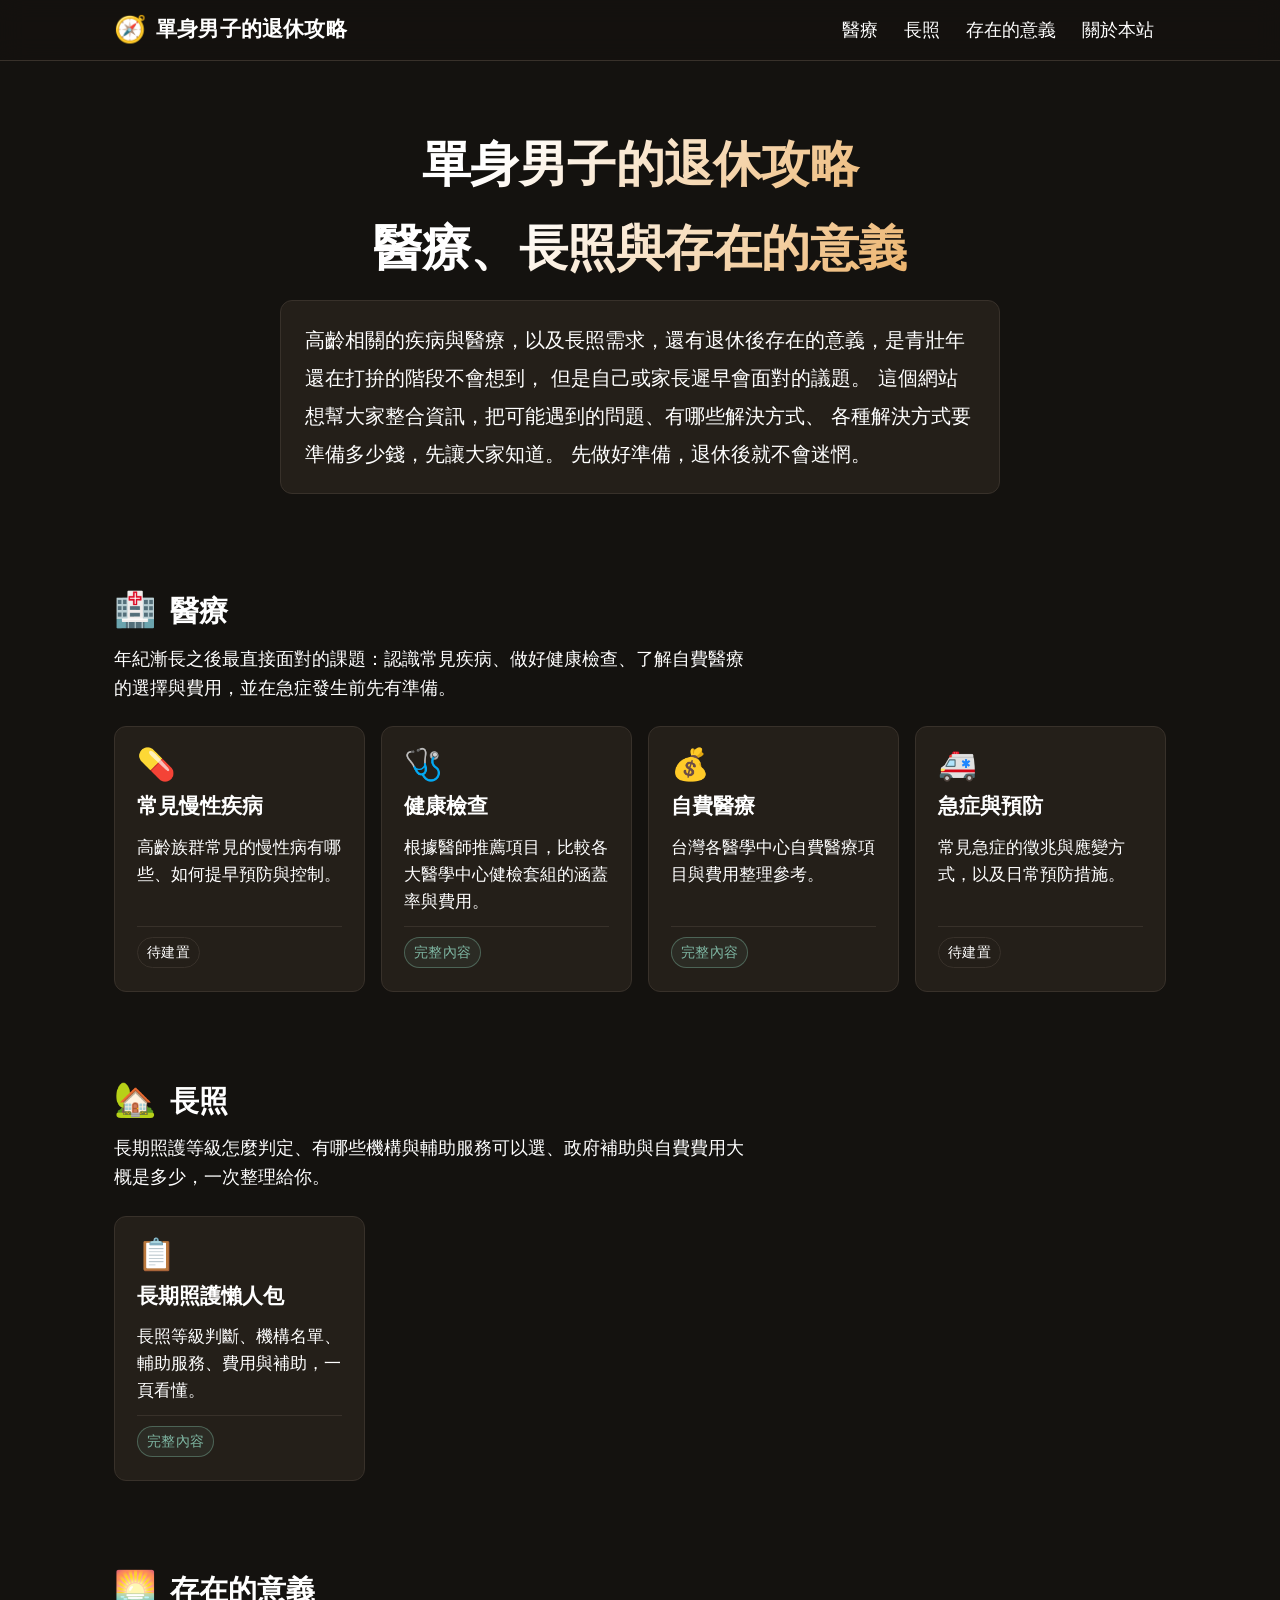
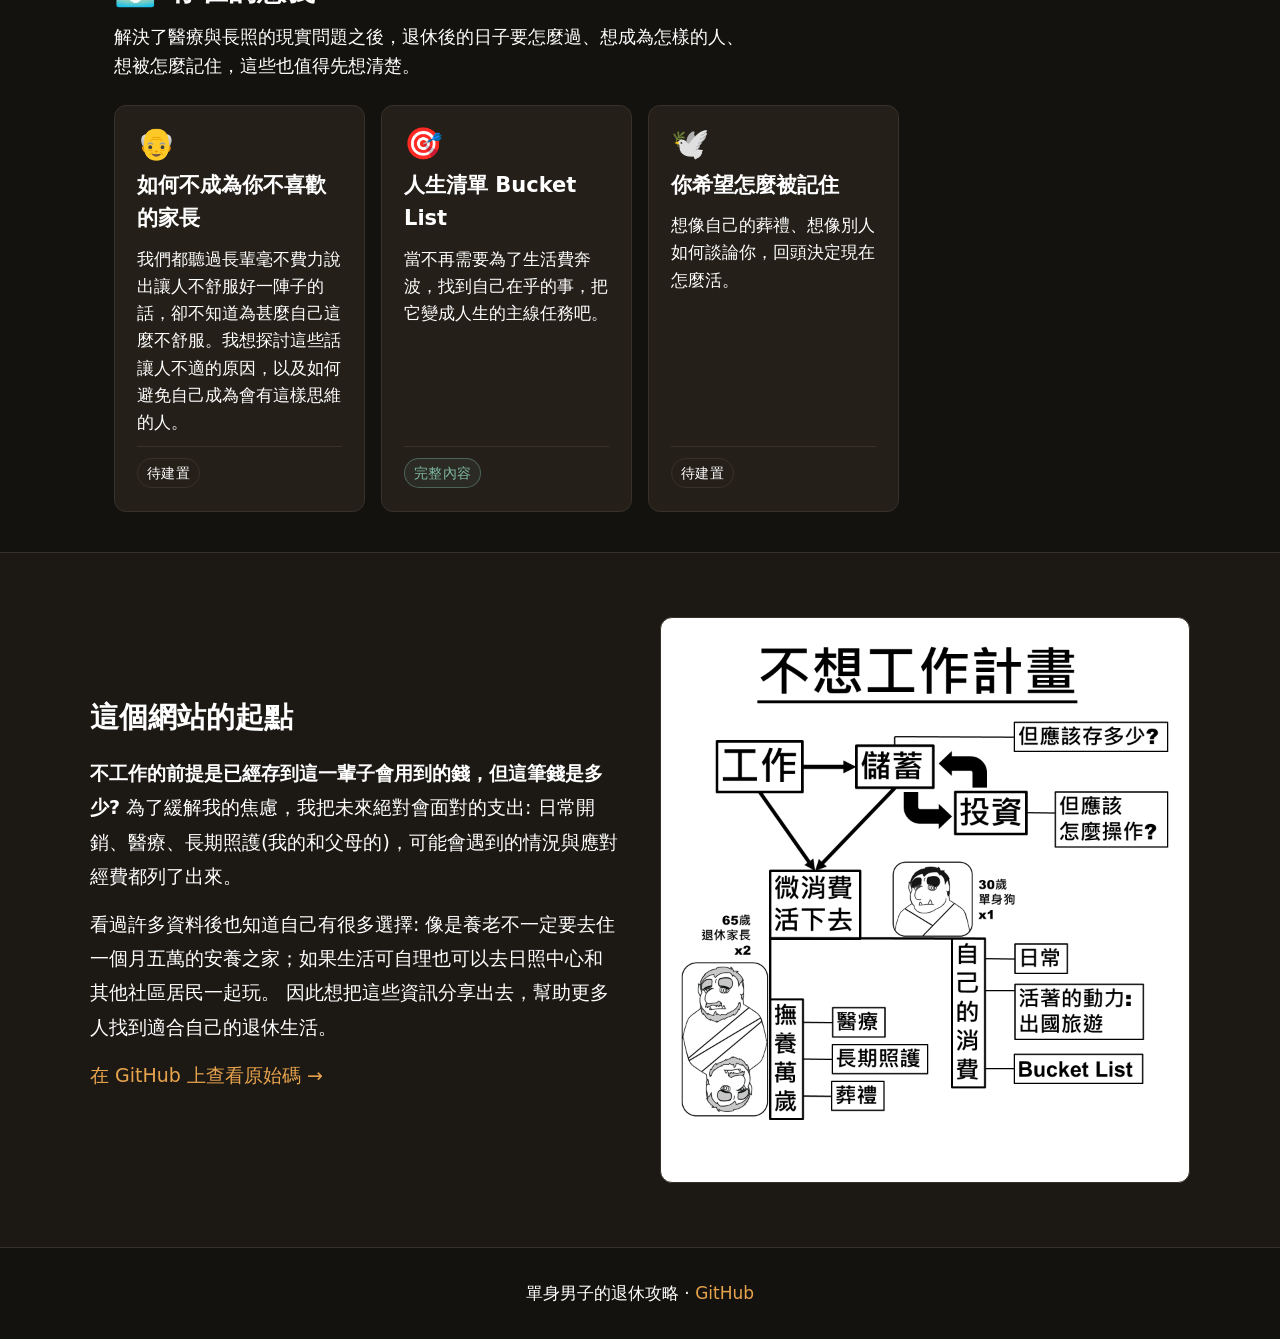
<file: index.html>
<!DOCTYPE html>
<html lang="zh-Hant">
<head>
  <meta charset="UTF-8" />
  <meta name="viewport" content="width=device-width, initial-scale=1.0" />
  <title>單身男子的退休攻略：醫療、長照與存在的意義</title>
  <meta name="description" content="整合退休後可能遇到的醫療、長照與存在意義議題：有哪些解決方式、各需要準備多少錢，先做好準備，退休後就不會迷惘。" />
  <link rel="stylesheet" href="css/style.css" />
</head>
<body>

  <header class="site-header">
    <div class="header-inner">
      <a href="index.html" class="logo">
        <span class="logo-icon">🧭</span>
        <span class="logo-text">單身男子的退休攻略</span>
      </a>
      <nav class="site-nav">
        <a href="#medical" class="nav-link">醫療</a>
        <a href="#longterm-care" class="nav-link">長照</a>
        <a href="#meaning" class="nav-link">存在的意義</a>
        <a href="#about" class="nav-link">關於本站</a>
      </nav>
    </div>
  </header>

  <main>

    <section class="hero">
      <div class="hero-inner">
        <h1 class="hero-title">單身男子的退休攻略</h1>
        <h2 class="hero-title">醫療、長照與存在的意義</h2>
        <p class="hero-subtitle">
          高齡相關的疾病與醫療，以及長照需求，還有退休後存在的意義，是青壯年還在打拚的階段不會想到，
          但是自己或家長遲早會面對的議題。
          這個網站想幫大家整合資訊，把可能遇到的問題、有哪些解決方式、
          各種解決方式要準備多少錢，先讓大家知道。
          先做好準備，退休後就不會迷惘。
        </p>
      </div>
    </section>

    <!-- 醫療 -->
    <section class="category-section" id="medical">
      <div class="category-header">
        <span class="category-icon">🏥</span>
        <h2 class="category-title">醫療</h2>
      </div>
      <p class="category-desc">年紀漸長之後最直接面對的課題：認識常見疾病、做好健康檢查、了解自費醫療的選擇與費用，並在急症發生前先有準備。</p>

      <div class="topics-grid">
        <a href="pages/medical/chronic-disease/index.html" class="topic-card">
          <span class="topic-card-icon">💊</span>
          <span class="topic-card-name">常見慢性疾病</span>
          <span class="topic-card-desc">高齡族群常見的慢性病有哪些、如何提早預防與控制。</span>
          <span class="topic-card-meta">
            <span class="status-badge pending">待建置</span>
            <span class="topic-card-arrow">→</span>
          </span>
        </a>

        <a href="pages/medical/health-checkup/index.html" class="topic-card">
          <span class="topic-card-icon">🩺</span>
          <span class="topic-card-name">健康檢查</span>
          <span class="topic-card-desc">根據醫師推薦項目，比較各大醫學中心健檢套組的涵蓋率與費用。</span>
          <span class="topic-card-meta">
            <span class="status-badge ready">完整內容</span>
            <span class="topic-card-arrow">→</span>
          </span>
        </a>

        <a href="pages/medical/self-paid-medical/index.html" class="topic-card">
          <span class="topic-card-icon">💰</span>
          <span class="topic-card-name">自費醫療</span>
          <span class="topic-card-desc">台灣各醫學中心自費醫療項目與費用整理參考。</span>
          <span class="topic-card-meta">
            <span class="status-badge ready">完整內容</span>
            <span class="topic-card-arrow">→</span>
          </span>
        </a>

        <a href="pages/medical/emergency-prevention/index.html" class="topic-card">
          <span class="topic-card-icon">🚑</span>
          <span class="topic-card-name">急症與預防</span>
          <span class="topic-card-desc">常見急症的徵兆與應變方式，以及日常預防措施。</span>
          <span class="topic-card-meta">
            <span class="status-badge pending">待建置</span>
            <span class="topic-card-arrow">→</span>
          </span>
        </a>
      </div>
    </section>

    <!-- 長照 -->
    <section class="category-section" id="longterm-care">
      <div class="category-header">
        <span class="category-icon">🏡</span>
        <h2 class="category-title">長照</h2>
      </div>
      <p class="category-desc">長期照護等級怎麼判定、有哪些機構與輔助服務可以選、政府補助與自費費用大概是多少，一次整理給你。</p>

      <div class="topics-grid">
        <a href="pages/longterm-care/guide/index.html" class="topic-card">
          <span class="topic-card-icon">📋</span>
          <span class="topic-card-name">長期照護懶人包</span>
          <span class="topic-card-desc">長照等級判斷、機構名單、輔助服務、費用與補助，一頁看懂。</span>
          <span class="topic-card-meta">
            <span class="status-badge ready">完整內容</span>
            <span class="topic-card-arrow">→</span>
          </span>
        </a>
      </div>
    </section>

    <!-- 存在的意義 -->
    <section class="category-section" id="meaning">
      <div class="category-header">
        <span class="category-icon">🌅</span>
        <h2 class="category-title">存在的意義</h2>
      </div>
      <p class="category-desc">解決了醫療與長照的現實問題之後，退休後的日子要怎麼過、想成為怎樣的人、想被怎麼記住，這些也值得先想清楚。</p>

      <div class="topics-grid">
        <a href="pages/meaning/parenting/index.html" class="topic-card">
          <span class="topic-card-icon">👴</span>
          <span class="topic-card-name">如何不成為你不喜歡的家長</span>
          <span class="topic-card-desc">我們都聽過長輩毫不費力說出讓人不舒服好一陣子的話，卻不知道為甚麼自己這麼不舒服。我想探討這些話讓人不適的原因，以及如何避免自己成為會有這樣思維的人。</span>
          <span class="topic-card-meta">
            <span class="status-badge pending">待建置</span>
            <span class="topic-card-arrow">→</span>
          </span>
        </a>

        <a href="pages/meaning/bucket-list/index.html" class="topic-card">
          <span class="topic-card-icon">🎯</span>
          <span class="topic-card-name">人生清單 Bucket List</span>
          <span class="topic-card-desc">當不再需要為了生活費奔波，找到自己在乎的事，把它變成人生的主線任務吧。</span>
          <span class="topic-card-meta">
            <span class="status-badge ready">完整內容</span>
            <span class="topic-card-arrow">→</span>
          </span>
        </a>

        <a href="pages/meaning/legacy/index.html" class="topic-card">
          <span class="topic-card-icon">🕊️</span>
          <span class="topic-card-name">你希望怎麼被記住</span>
          <span class="topic-card-desc">想像自己的葬禮、想像別人如何談論你，回頭決定現在怎麼活。</span>
          <span class="topic-card-meta">
            <span class="status-badge pending">待建置</span>
            <span class="topic-card-arrow">→</span>
          </span>
        </a>
      </div>
    </section>

    <section class="about-section" id="about">
      <div class="about-inner">
        <div class="about-text">
          <h2>這個網站的起點</h2>
          <p>
            <strong>不工作的前提是已經存到這一輩子會用到的錢，但這筆錢是多少?</strong>
            為了緩解我的焦慮，我把未來絕對會面對的支出: 日常開銷、醫療、長期照護(我的和父母的)，可能會遇到的情況與應對經費都列了出來。
          </p>
          <p>
            看過許多資料後也知道自己有很多選擇: 像是養老不一定要去住一個月五萬的安養之家；如果生活可自理也可以去日照中心和其他社區居民一起玩。
            因此想把這些資訊分享出去，幫助更多人找到適合自己的退休生活。
          </p>
          <p>
            <a href="https://github.com/Risch315815/SingleBadgerRetirePlan" target="_blank" rel="noopener">在 GitHub 上查看原始碼 →</a>
          </p>
        </div>
        <div class="about-image">
          <img src="assets/images/about/origin-mindmap.png" alt="不想工作計畫思考圖：工作、儲蓄、投資 → 微消費活下去 → 撫養萬歲（醫療、長期照護、葬禮）與自己的消費（日常、活著的動力、Bucket List）" />
          <p class="about-image-caption">不想工作計畫</p>
        </div>
      </div>
    </section>

  </main>

  <footer class="site-footer">
    <p>單身男子的退休攻略 · <a href="https://github.com/Risch315815/SingleBadgerRetirePlan" target="_blank" rel="noopener">GitHub</a></p>
  </footer>

</body>
</html>
</file>
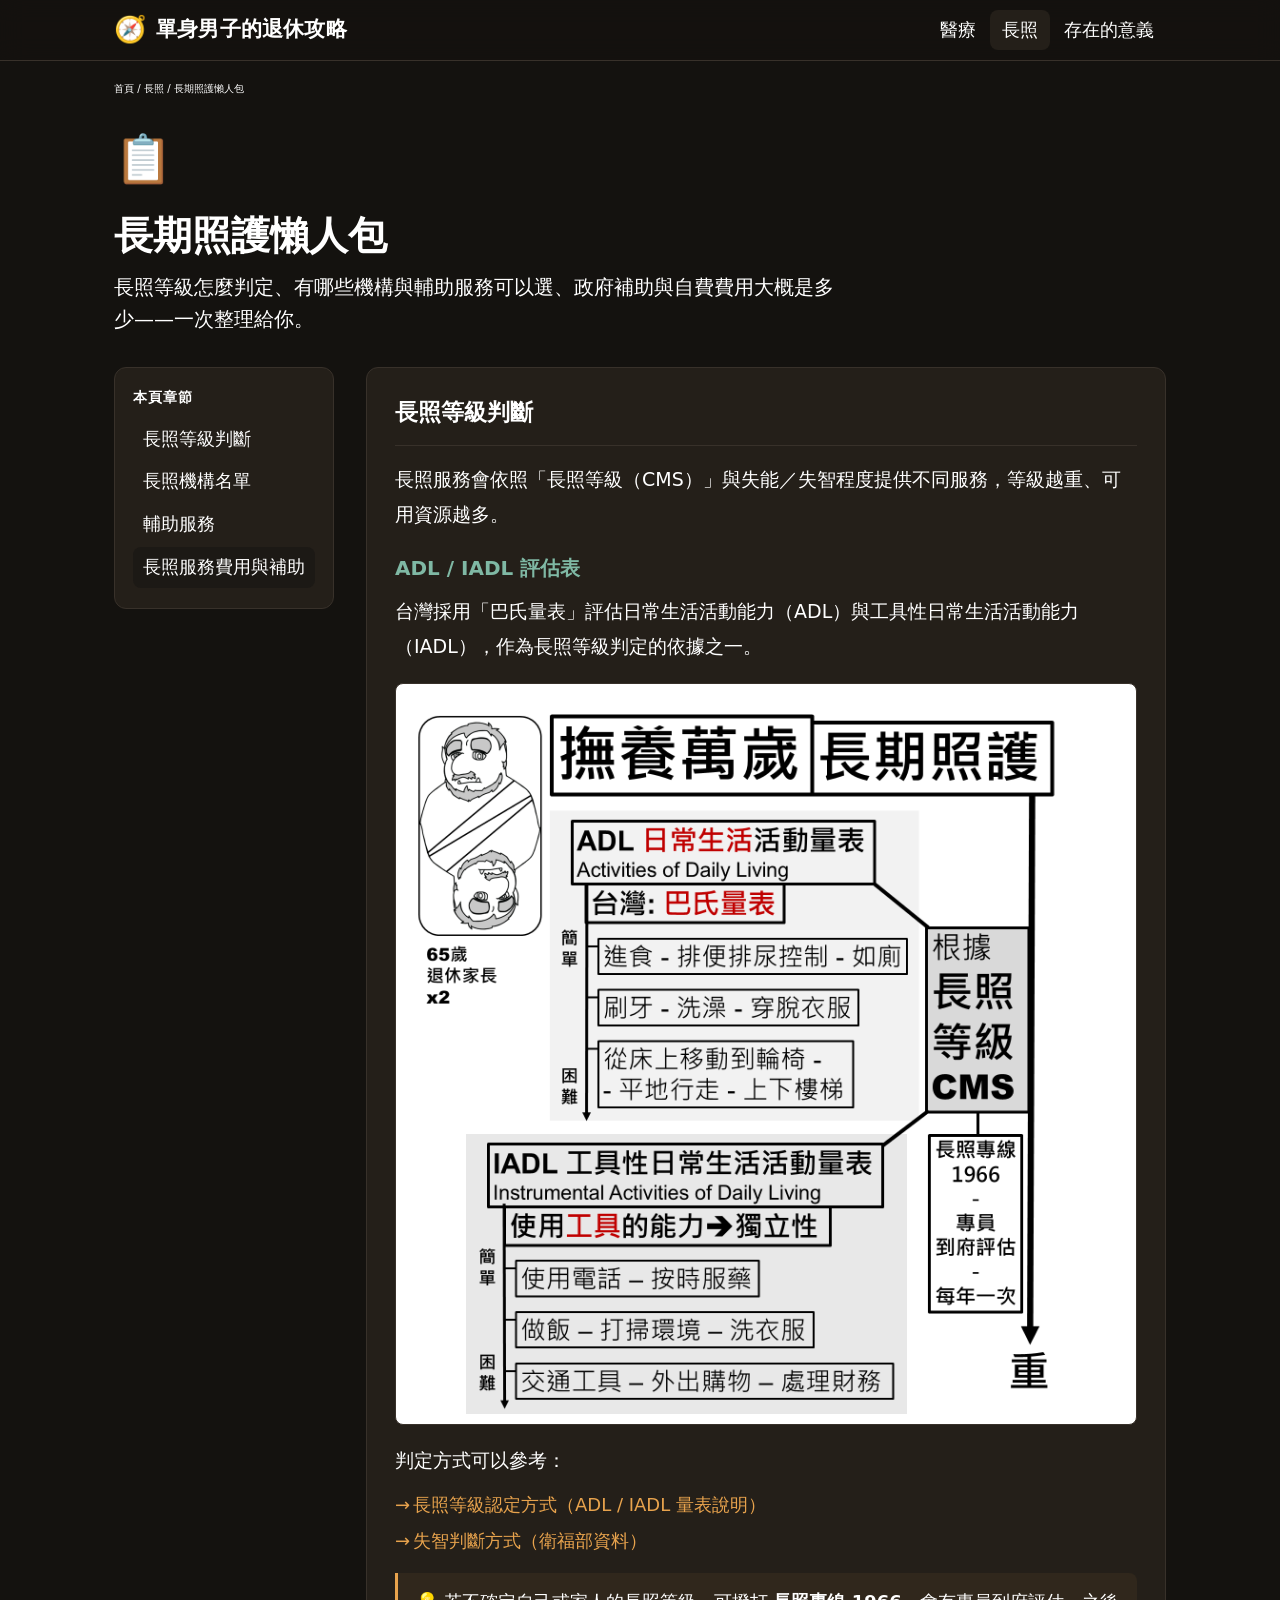
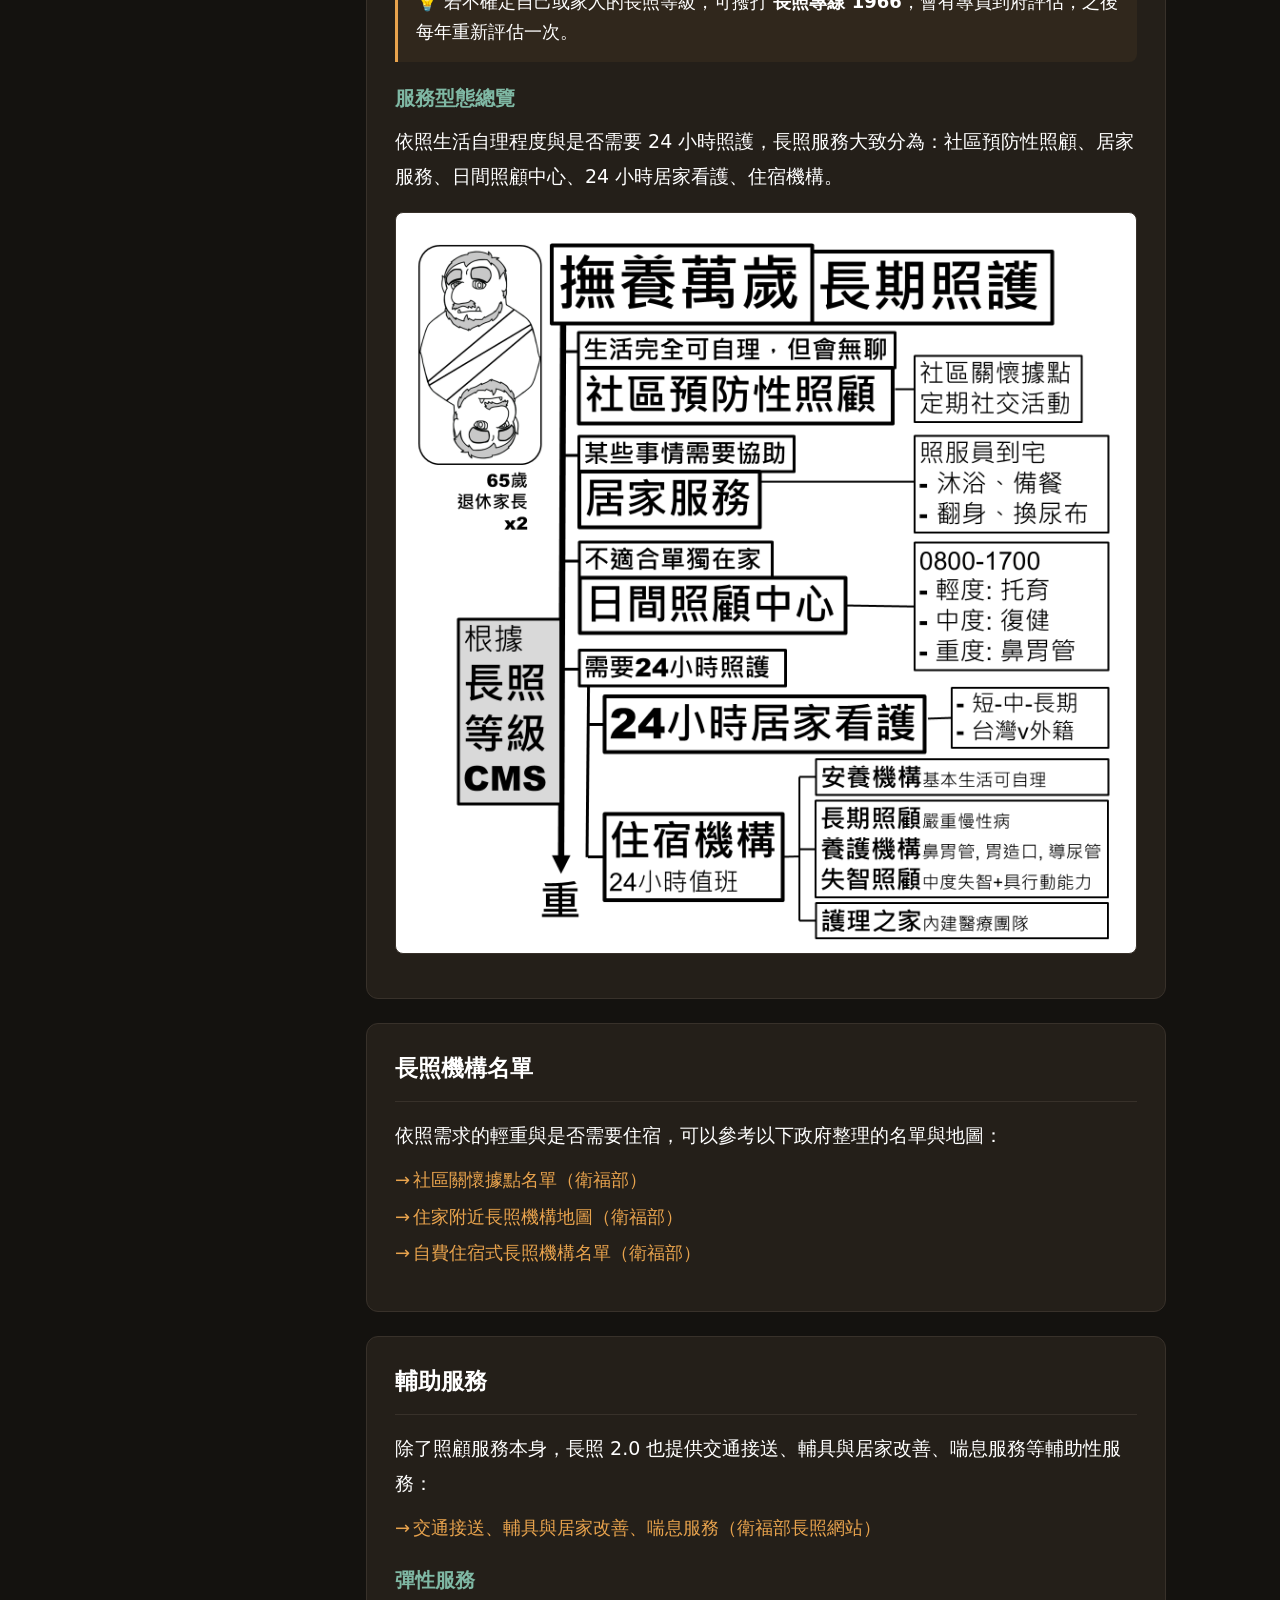
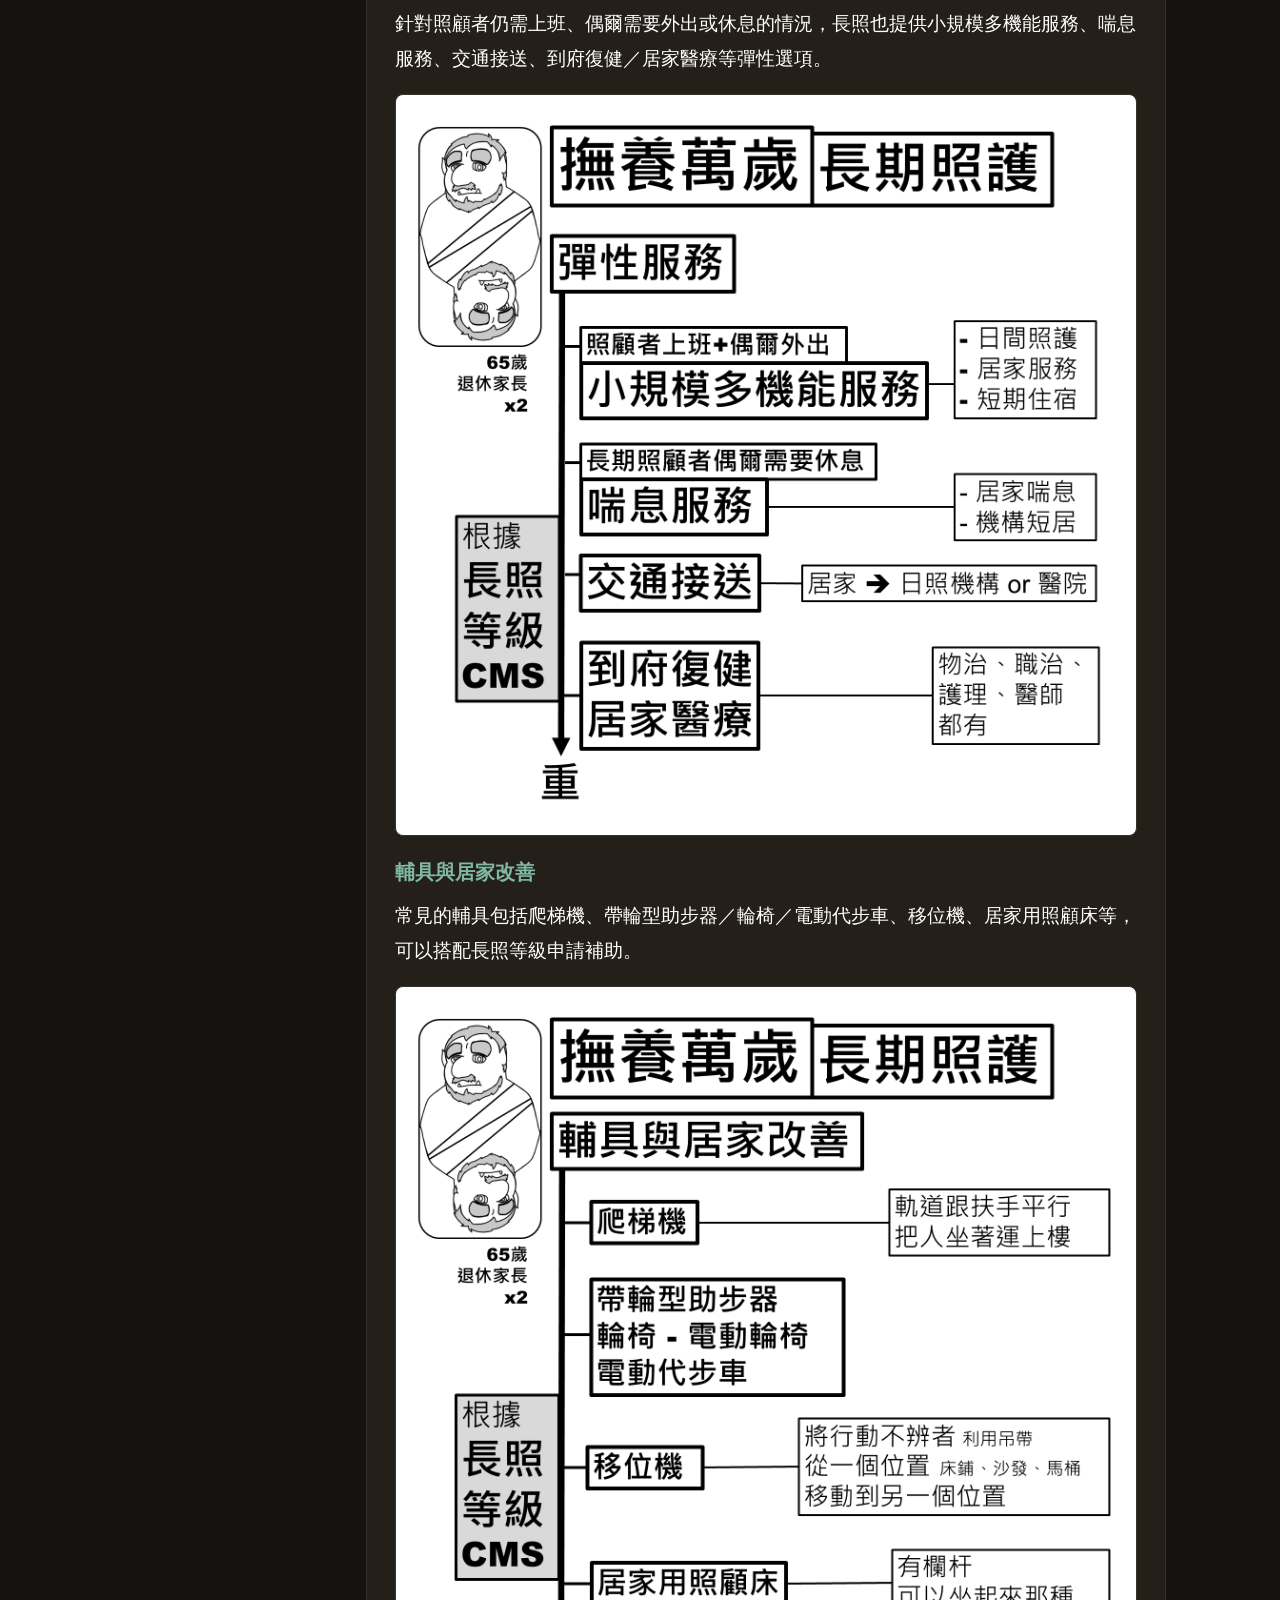
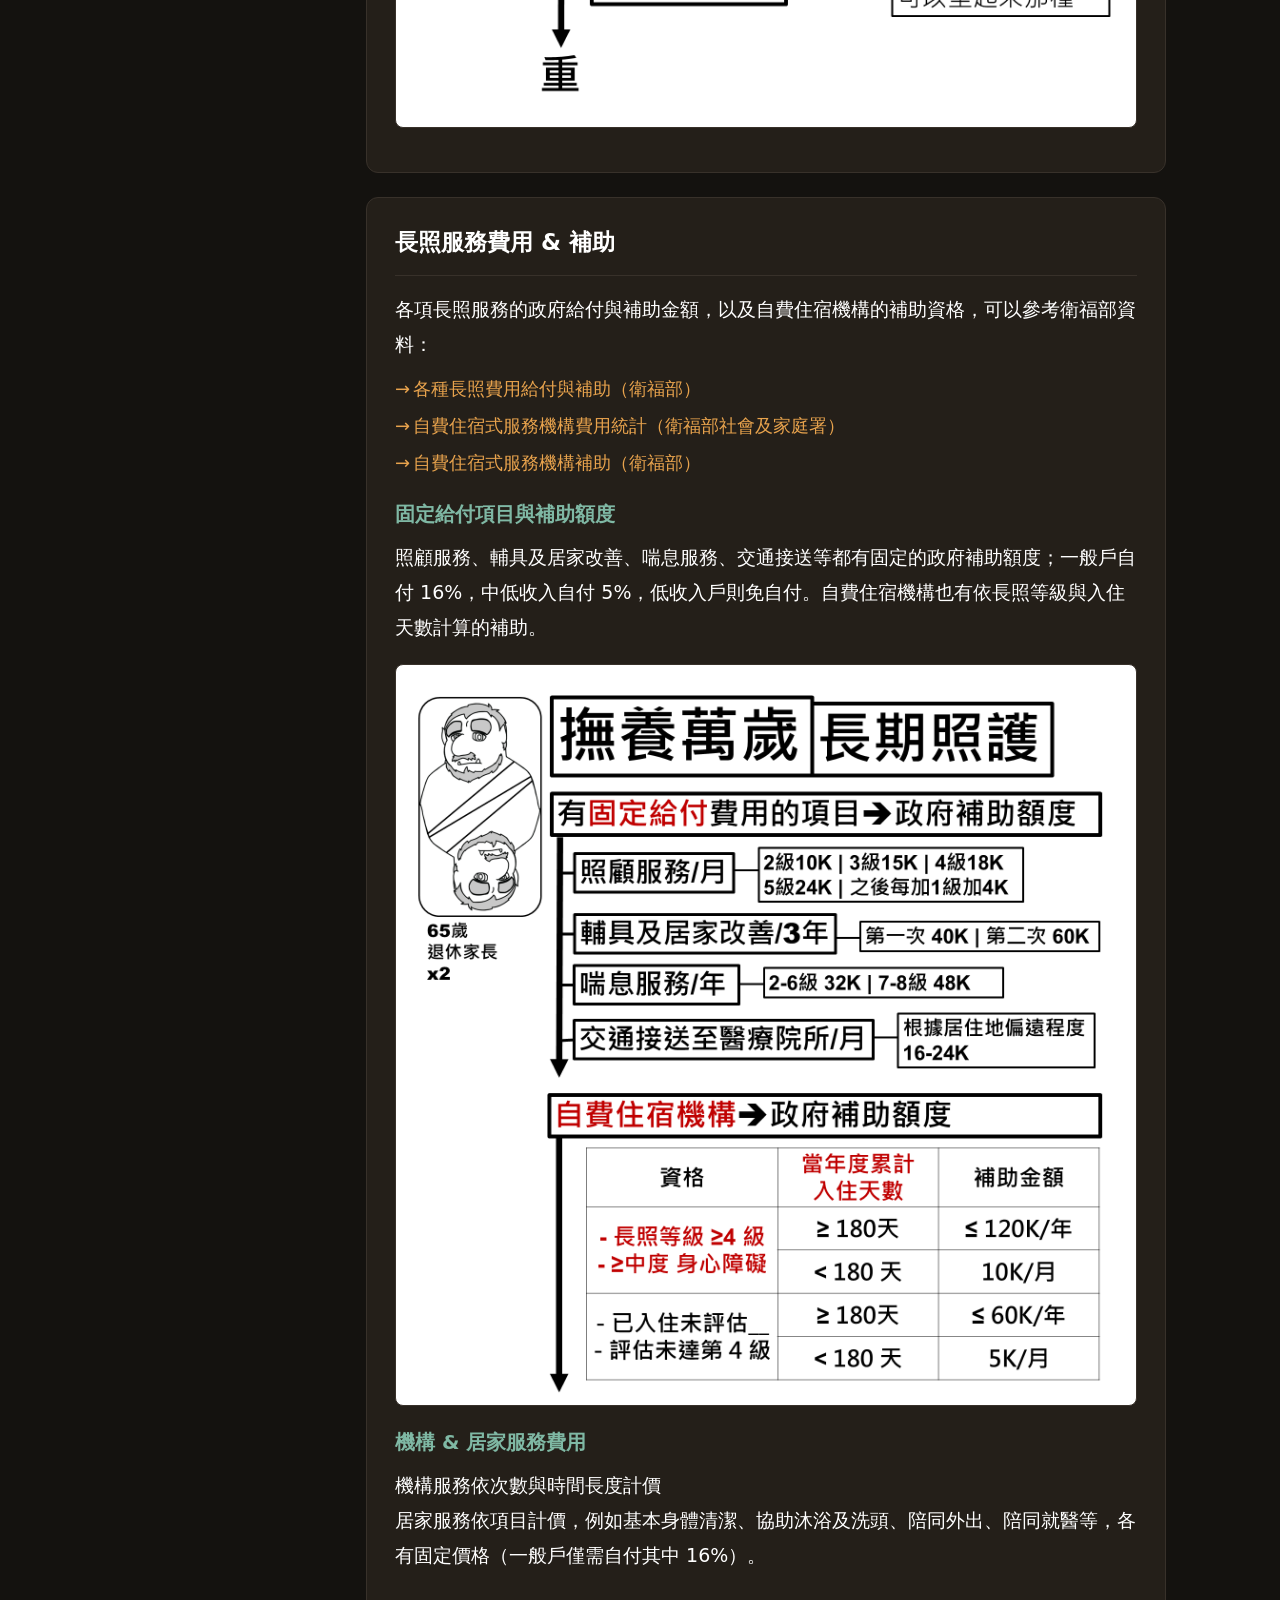
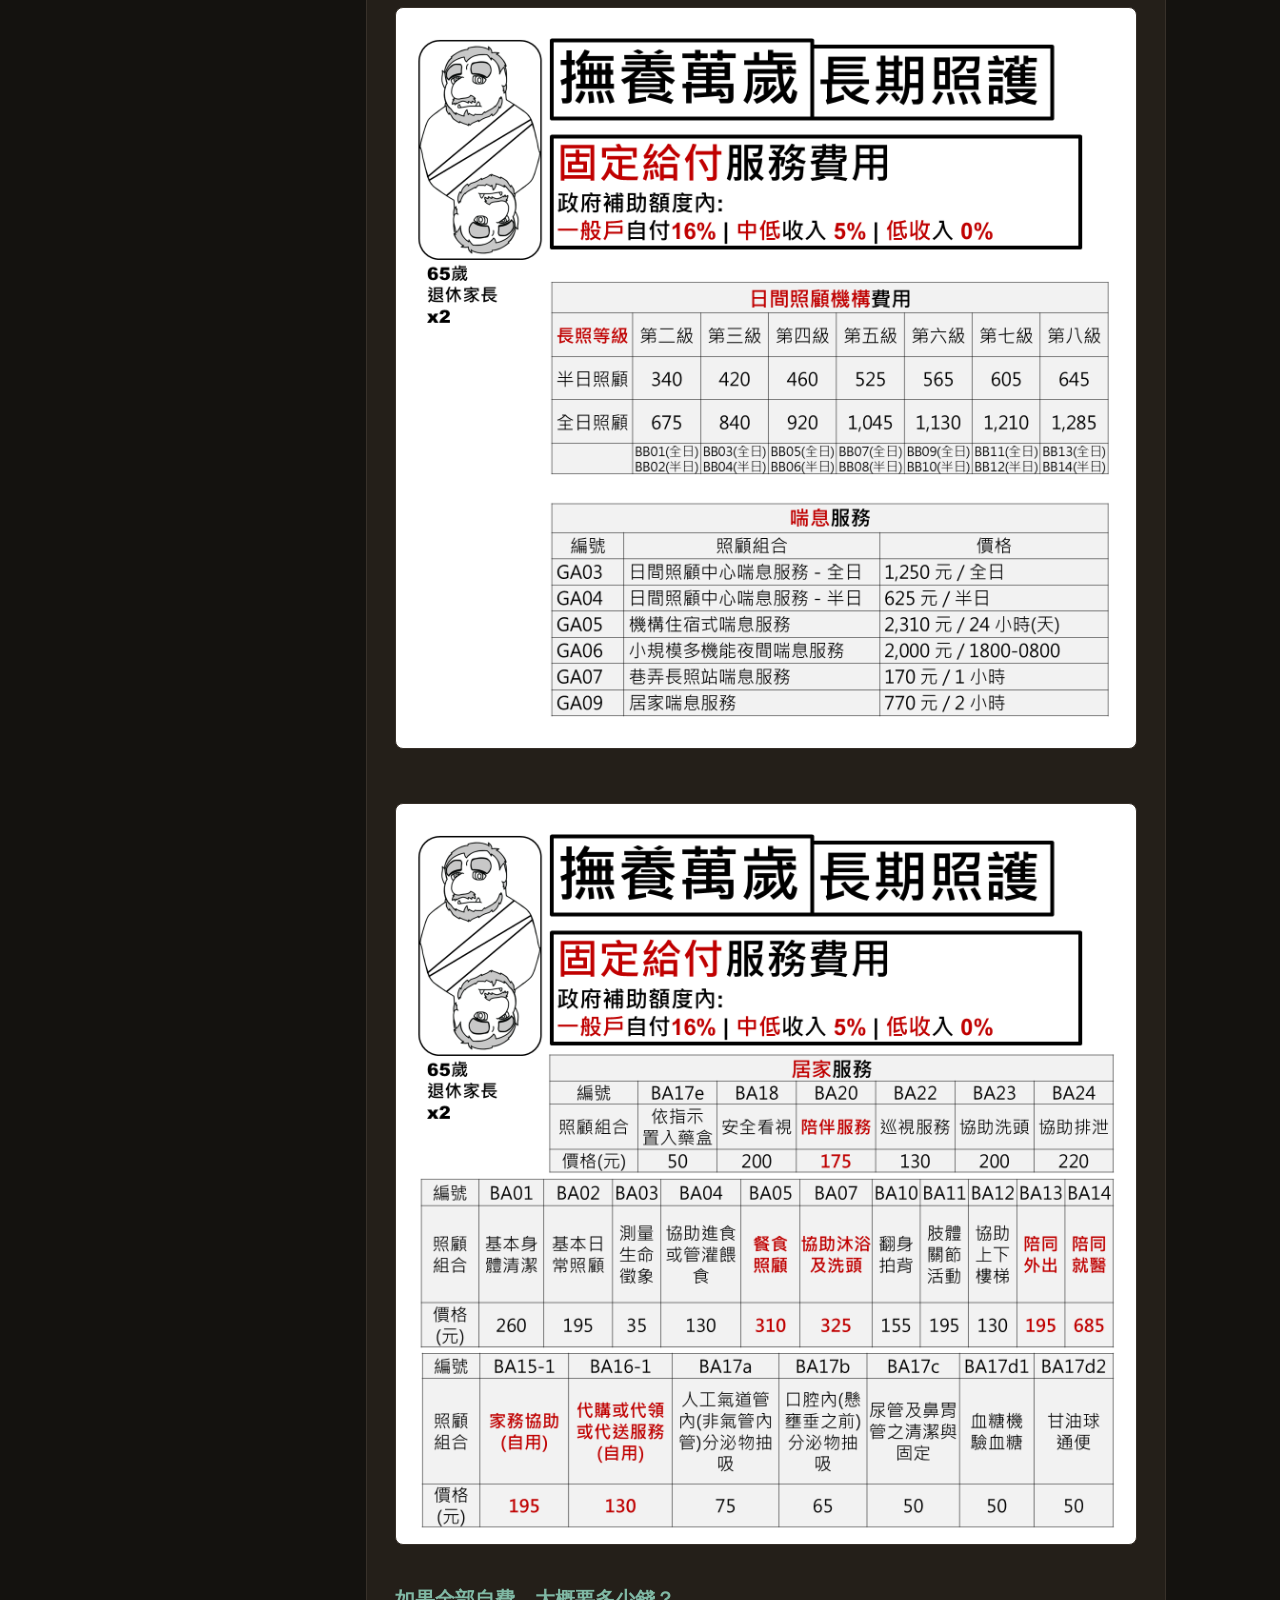
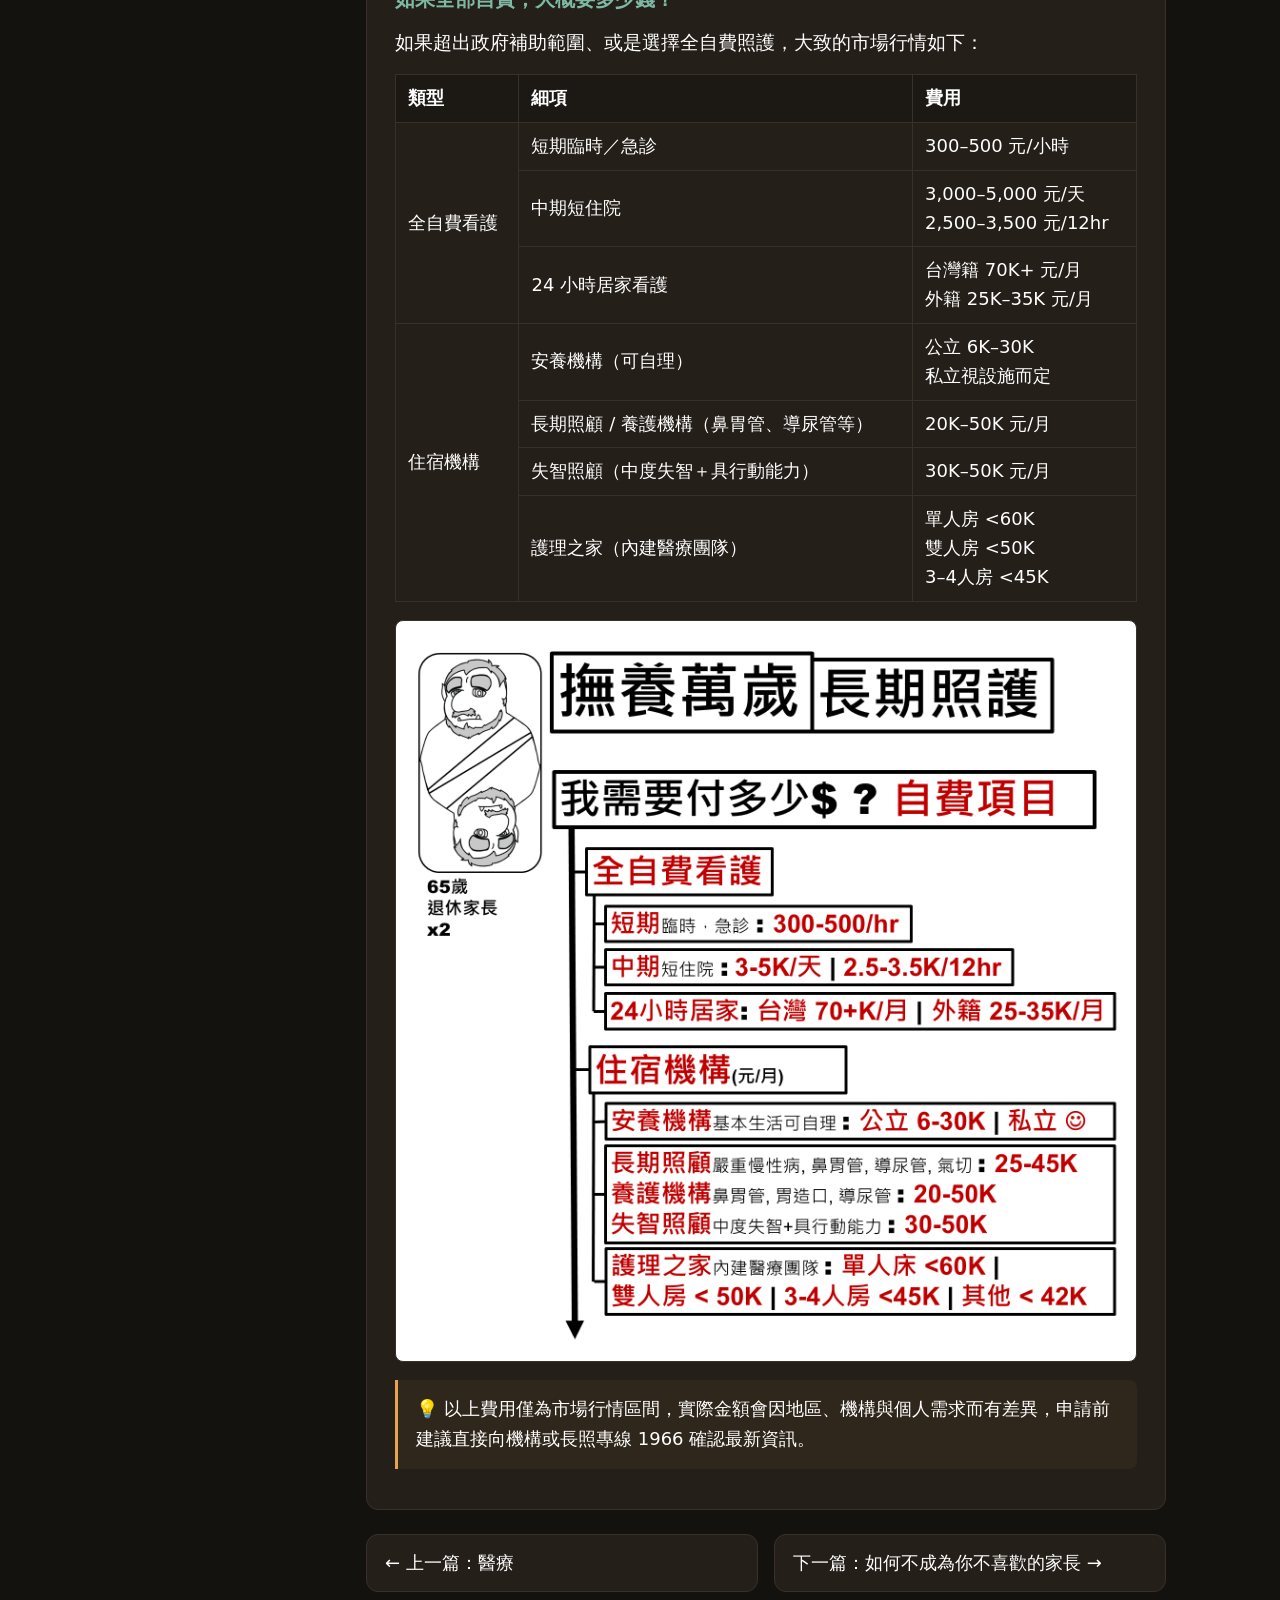
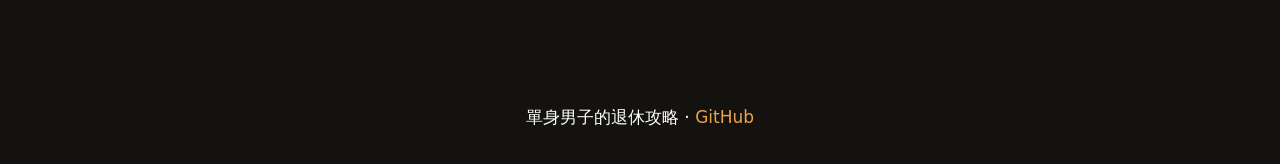
<file: pages/longterm-care/guide/index.html>
<!DOCTYPE html>
<html lang="zh-Hant">
<head>
  <meta charset="UTF-8" />
  <meta name="viewport" content="width=device-width, initial-scale=1.0" />
  <title>長期照護懶人包 · 單身男子的退休攻略</title>
  <meta name="description" content="長照等級判斷、長照機構名單、輔助服務、長照服務費用與補助，一頁整理台灣的長期照護體系。" />
  <link rel="stylesheet" href="../../../css/style.css" />
</head>
<body>

  <header class="site-header">
    <div class="header-inner">
      <a href="../../../index.html" class="logo">
        <span class="logo-icon">🧭</span>
        <span class="logo-text">單身男子的退休攻略</span>
      </a>
      <nav class="site-nav">
        <a href="../../../index.html#medical" class="nav-link">醫療</a>
        <a href="../../../index.html#longterm-care" class="nav-link active">長照</a>
        <a href="../../../index.html#meaning" class="nav-link">存在的意義</a>
      </nav>
    </div>
  </header>

  <main class="content-main">
    <div class="breadcrumb">
      <a href="../../../index.html">首頁</a> / <a href="../../../index.html#longterm-care">長照</a> / 長期照護懶人包
    </div>

    <div class="page-header">
      <span class="page-icon">📋</span>
      <h1 class="page-title">長期照護懶人包</h1>
      <p class="page-desc">長照等級怎麼判定、有哪些機構與輔助服務可以選、政府補助與自費費用大概是多少——一次整理給你。</p>
    </div>

    <div class="page-content">

      <aside class="page-sidebar">
        <div class="sidebar-section">
          <div class="sidebar-title">本頁章節</div>
          <a href="#level" class="sidebar-link">長照等級判斷</a>
          <a href="#institutions" class="sidebar-link">長照機構名單</a>
          <a href="#support-services" class="sidebar-link">輔助服務</a>
          <a href="#cost-subsidy" class="sidebar-link">長照服務費用與補助</a>
        </div>
      </aside>

      <div class="page-main">

        <!-- 長照等級判斷 -->
        <section class="content-section" id="level">
          <h2>長照等級判斷</h2>
          <p>長照服務會依照「長照等級（CMS）」與失能／失智程度提供不同服務，等級越重、可用資源越多。</p>

          <h3>ADL / IADL 評估表</h3>
          <p>台灣採用「巴氏量表」評估日常生活活動能力（ADL）與工具性日常生活活動能力（IADL），作為長照等級判定的依據之一。</p>
          <div class="figure">
            <img src="../../../assets/images/longterm-care/02-adl-iadl-assessment.png" alt="ADL 日常生活活動量表與 IADL 工具性日常生活活動量表說明，以及長照專線 1966 的到府評估流程" loading="lazy" />
          </div>

          <p>判定方式可以參考：</p>
          <ul class="link-list">
            <li><a href="https://tldrlss.com/article/2024/01/long-term-care-services-2.0-adl-iadl/" target="_blank" rel="noopener">長照等級認定方式（ADL / IADL 量表說明）</a></li>
            <li><a href="https://1966.gov.tw/LTC/cp-6456-69825-207.html" target="_blank" rel="noopener">失智判斷方式（衛福部資料）</a></li>
          </ul>

          <div class="callout">
            💡 若不確定自己或家人的長照等級，可撥打 <strong>長照專線 1966</strong>，會有專員到府評估，之後每年重新評估一次。
          </div>

          <h3>服務型態總覽</h3>
          <p>依照生活自理程度與是否需要 24 小時照護，長照服務大致分為：社區預防性照顧、居家服務、日間照顧中心、24 小時居家看護、住宿機構。</p>
          <div class="figure">
            <img src="../../../assets/images/longterm-care/01-service-types.png" alt="長照服務類型總覽：社區預防性照顧、居家服務、日間照顧中心、24小時居家看護、住宿機構" loading="lazy" />
          </div>
        </section>

        <!-- 長照機構名單 -->
        <section class="content-section" id="institutions">
          <h2>長照機構名單</h2>
          <p>依照需求的輕重與是否需要住宿，可以參考以下政府整理的名單與地圖：</p>
          <ul class="link-list">
            <li><a href="https://ccare.sfaa.gov.tw/home/statistics/institution-report/" target="_blank" rel="noopener">社區關懷據點名單（衛福部）</a></li>
            <li><a href="https://ltcpap.mohw.gov.tw/public/index.html" target="_blank" rel="noopener">住家附近長照機構地圖（衛福部）</a></li>
            <li><a href="https://1966.gov.tw/LTC/cp-6443-71027-207.html" target="_blank" rel="noopener">自費住宿式長照機構名單（衛福部）</a></li>
          </ul>
        </section>

        <!-- 輔助服務 -->
        <section class="content-section" id="support-services">
          <h2>輔助服務</h2>
          <p>除了照顧服務本身，長照 2.0 也提供交通接送、輔具與居家改善、喘息服務等輔助性服務：</p>
          <ul class="link-list">
            <li><a href="https://1966.gov.tw/LTC/np-6450-207.html" target="_blank" rel="noopener">交通接送、輔具與居家改善、喘息服務（衛福部長照網站）</a></li>
          </ul>

          <h3>彈性服務</h3>
          <p>針對照顧者仍需上班、偶爾需要外出或休息的情況，長照也提供小規模多機能服務、喘息服務、交通接送、到府復健／居家醫療等彈性選項。</p>
          <div class="figure">
            <img src="../../../assets/images/longterm-care/03-flexible-services.png" alt="彈性服務：小規模多機能服務、喘息服務、交通接送、到府復健居家醫療" loading="lazy" />
          </div>

          <h3>輔具與居家改善</h3>
          <p>常見的輔具包括爬梯機、帶輪型助步器／輪椅／電動代步車、移位機、居家用照顧床等，可以搭配長照等級申請補助。</p>
          <div class="figure">
            <img src="../../../assets/images/longterm-care/04-assistive-devices.png" alt="輔具與居家改善：爬梯機、助步器輪椅、移位機、居家用照顧床" loading="lazy" />
          </div>
        </section>

        <!-- 長照服務費用與補助 -->
        <section class="content-section" id="cost-subsidy">
          <h2>長照服務費用 &amp; 補助</h2>
          <p>各項長照服務的政府給付與補助金額，以及自費住宿機構的補助資格，可以參考衛福部資料：</p>
          <ul class="link-list">
            <li><a href="https://1966.gov.tw/LTC/cp-6440-82812-207.html" target="_blank" rel="noopener">各種長照費用給付與補助（衛福部）</a></li>
            <li><a href="https://www.sfaa.gov.tw/sfaa/list/detail/5g5/5MC" target="_blank" rel="noopener">自費住宿式服務機構費用統計（衛福部社會及家庭署）</a></li>
            <li><a href="https://www.mohw.gov.tw/dl-83528-1d56c1e2-fc78-48f6-aebd-1440bccafb5e.html" target="_blank" rel="noopener">自費住宿式服務機構補助（衛福部）</a></li>
          </ul>

          <h3>固定給付項目與補助額度</h3>
          <p>照顧服務、輔具及居家改善、喘息服務、交通接送等都有固定的政府補助額度；一般戶自付 16%，中低收入自付 5%，低收入戶則免自付。自費住宿機構也有依長照等級與入住天數計算的補助。</p>
          <div class="figure">
            <img src="../../../assets/images/longterm-care/05-subsidy-overview.png" alt="固定給付費用的政府補助額度，以及自費住宿機構的政府補助額度表" loading="lazy" />
          </div>

          <h3>機構 &amp; 居家服務費用</h3>
          <p>機構服務依次數與時間長度計價<br>居家服務依項目計價，例如基本身體清潔、協助沐浴及洗頭、陪同外出、陪同就醫等，各有固定價格（一般戶僅需自付其中 16%）。</p>
          <div class="figure-grid">
            <div class="figure">
              <img src="../../../assets/images/longterm-care/06-daycare-respite-cost.png" alt="日間照顧機構費用表與喘息服務價格表" loading="lazy" />
            </div>

            <div class="figure">
              <img src="../../../assets/images/longterm-care/07-home-care-cost.png" alt="居家服務價格表：基本身體清潔、協助沐浴、陪同外出、陪同就醫等各項服務價格" loading="lazy" />
            </div>
          </div>

          <h3>如果全部自費，大概要多少錢？</h3>
          <p>如果超出政府補助範圍、或是選擇全自費照護，大致的市場行情如下：</p>
          <div class="info-table-wrap">
            <table class="info-table">
              <thead>
                <tr><th>類型</th><th>細項</th><th>費用</th></tr>
              </thead>
              <tbody>
                <tr><td rowspan="3">全自費看護</td><td>短期臨時／急診</td><td>300–500 元/小時</td></tr>
                <tr><td>中期短住院</td><td>3,000–5,000 元/天<br>2,500–3,500 元/12hr</td></tr>
                <tr><td>24 小時居家看護</td><td>台灣籍 70K+ 元/月<br>外籍 25K–35K 元/月</td></tr>
                <tr><td rowspan="4">住宿機構</td><td>安養機構（可自理）</td><td>公立 6K–30K<br>私立視設施而定</td></tr>
                <tr><td>長期照顧 / 養護機構（鼻胃管、導尿管等）</td><td>20K–50K 元/月</td></tr>
                <tr><td>失智照顧（中度失智＋具行動能力）</td><td>30K–50K 元/月</td></tr>
                <tr><td>護理之家（內建醫療團隊）</td><td>單人房 &lt;60K<br>雙人房 &lt;50K<br>3–4人房 &lt;45K</td></tr>
              </tbody>
            </table>
          </div>
          <div class="figure">
            <img src="../../../assets/images/longterm-care/08-self-paid-cost.png" alt="全自費項目費用估算：全自費看護與住宿機構各類型每月費用區間" loading="lazy" />
          </div>

          <div class="callout">
            💡 以上費用僅為市場行情區間，實際金額會因地區、機構與個人需求而有差異，申請前建議直接向機構或長照專線 1966 確認最新資訊。
          </div>
        </section>

        <div class="page-footer-nav">
          <a href="../../../index.html#medical">← 上一篇：醫療</a>
          <a href="../../meaning/parenting/index.html">下一篇：如何不成為你不喜歡的家長 →</a>
        </div>

      </div>
    </div>
  </main>

  <footer class="site-footer">
    <p>單身男子的退休攻略 · <a href="https://github.com/Risch315815/SingleBadgerRetirePlan" target="_blank" rel="noopener">GitHub</a></p>
  </footer>

  <script src="../../../js/main.js"></script>
</body>
</html>
</file>
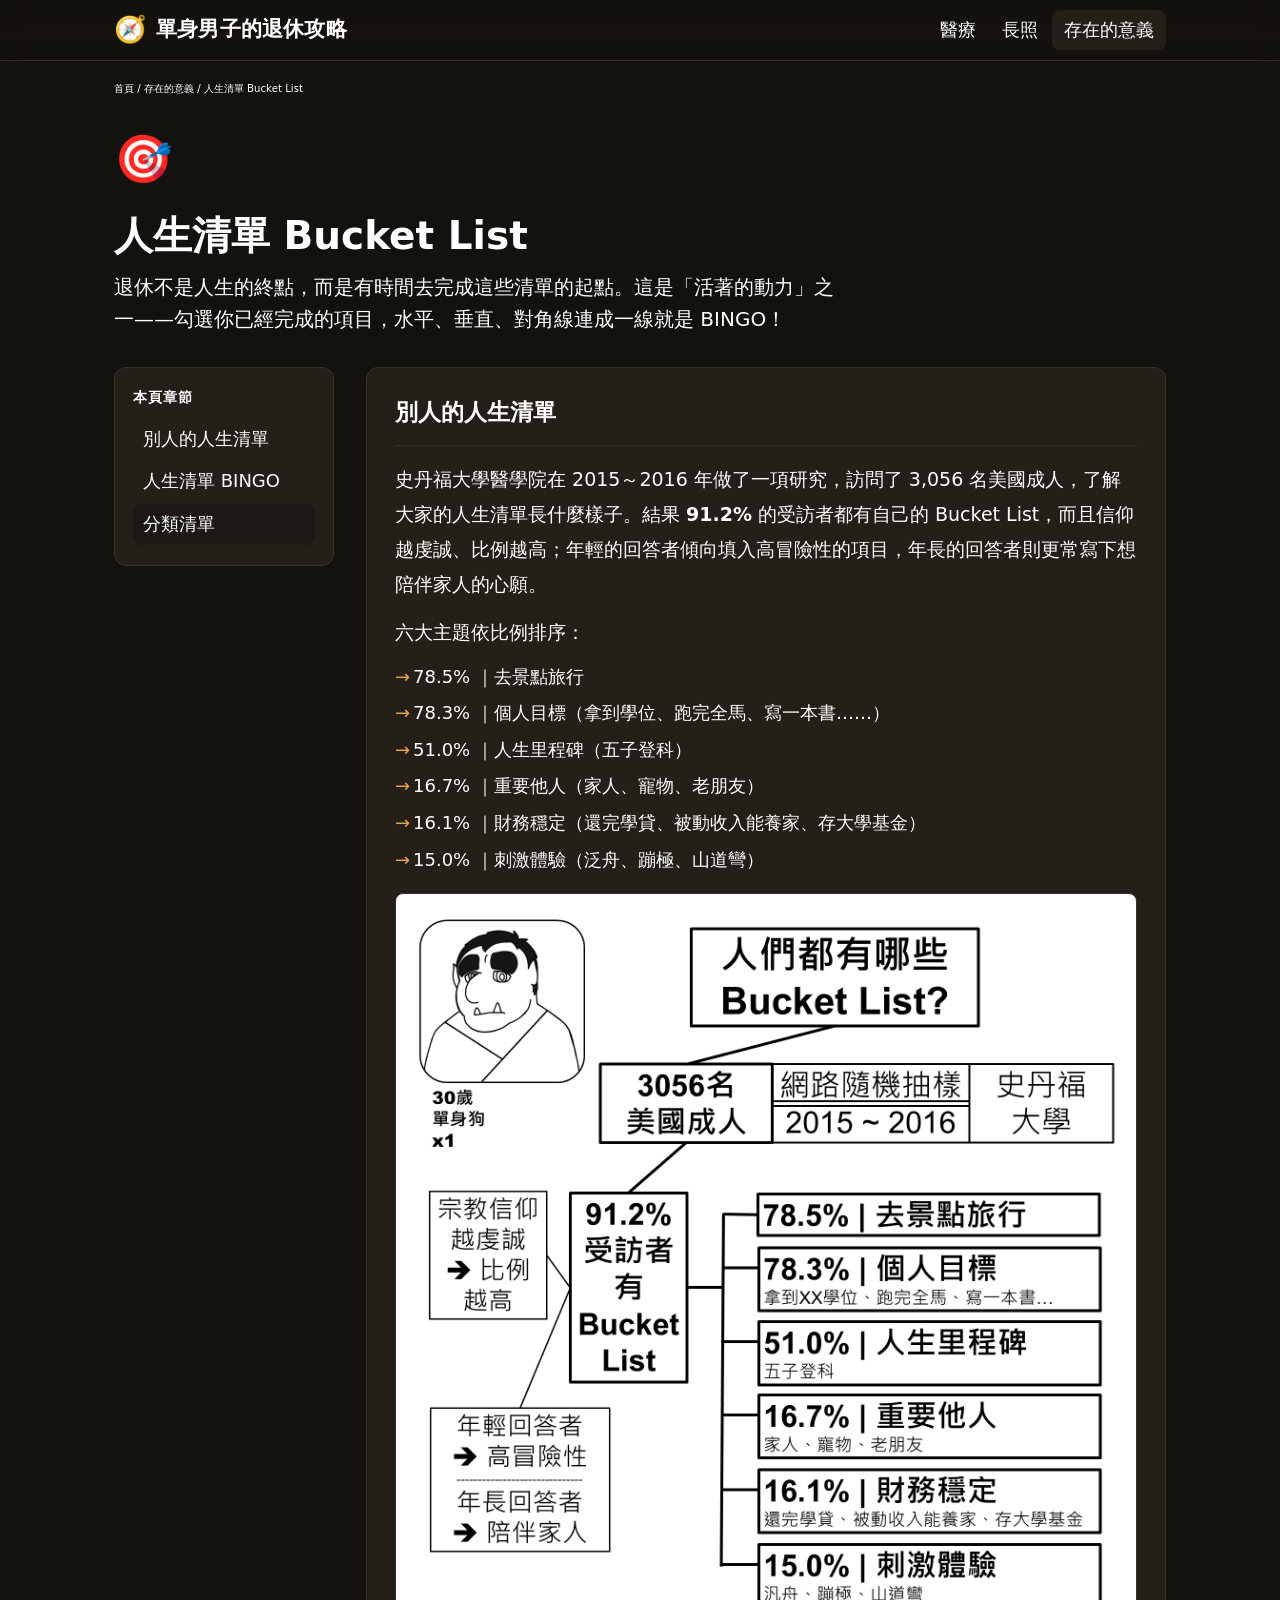
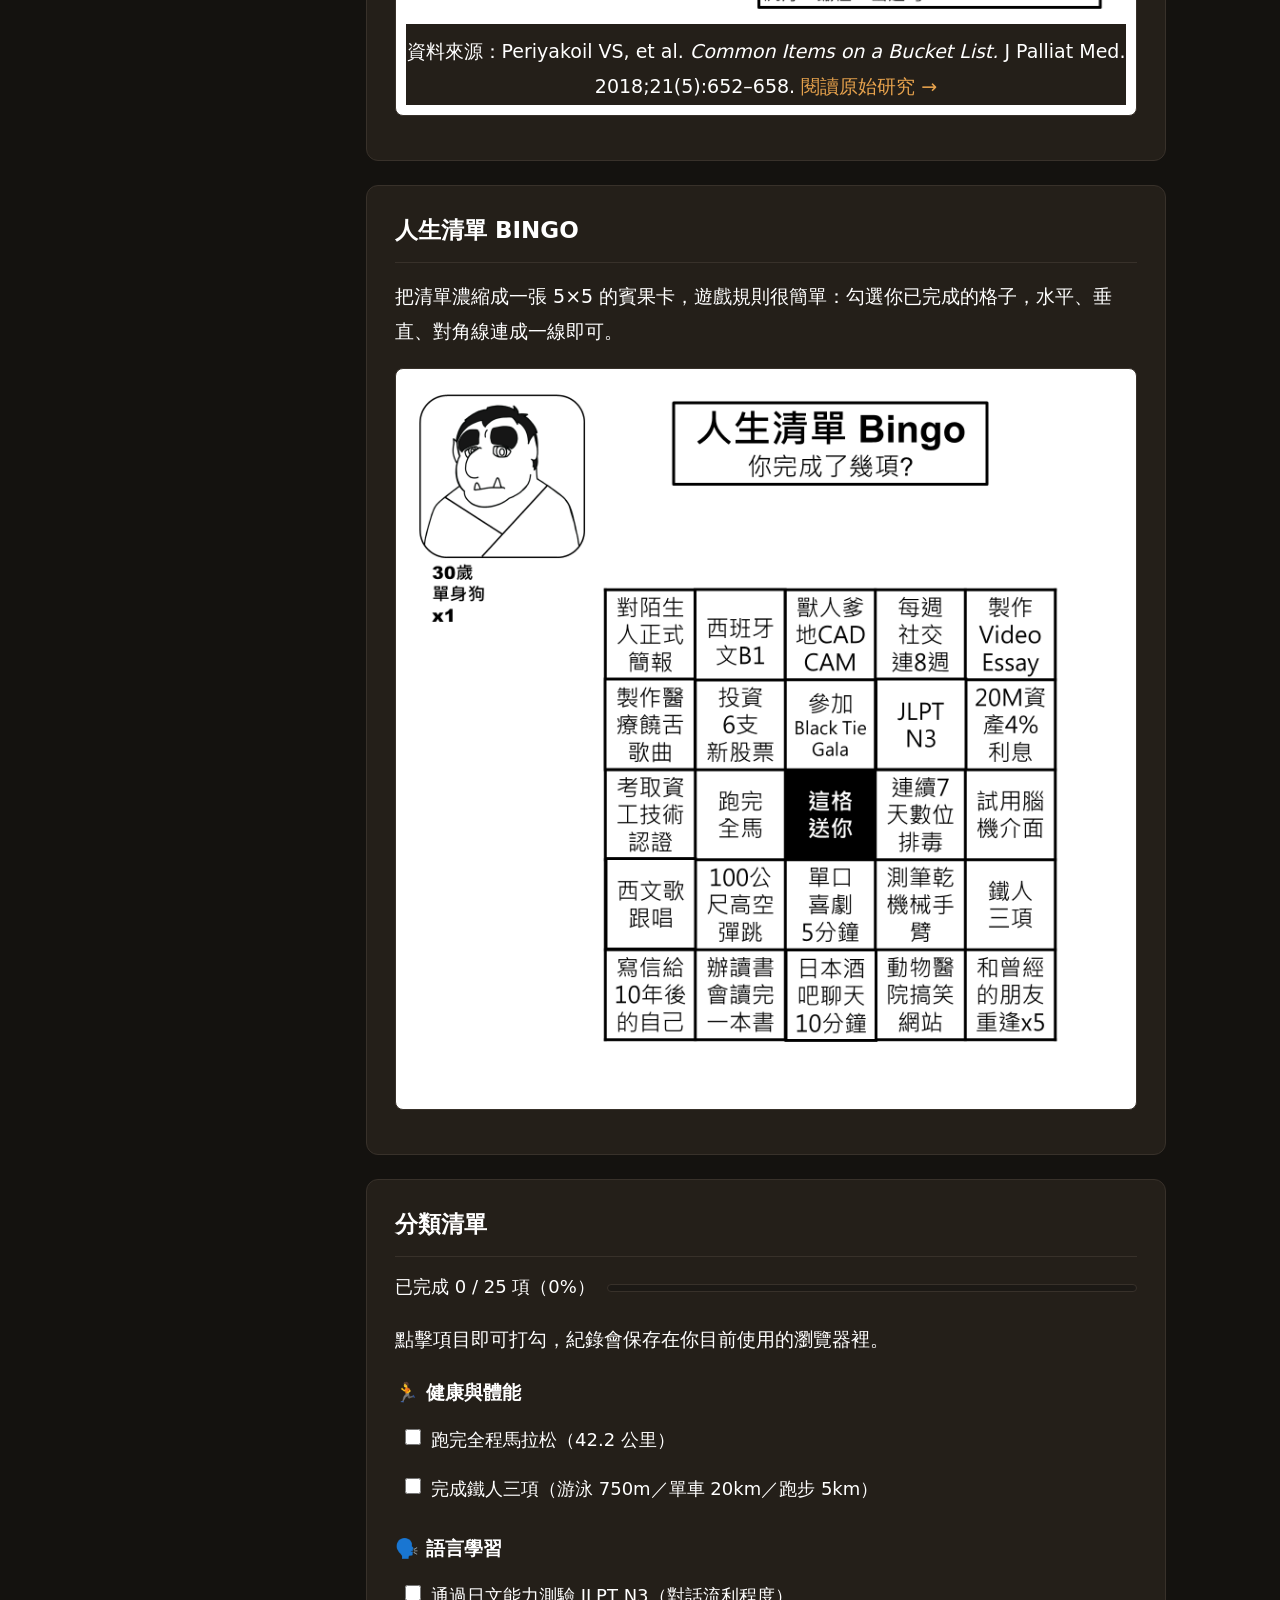
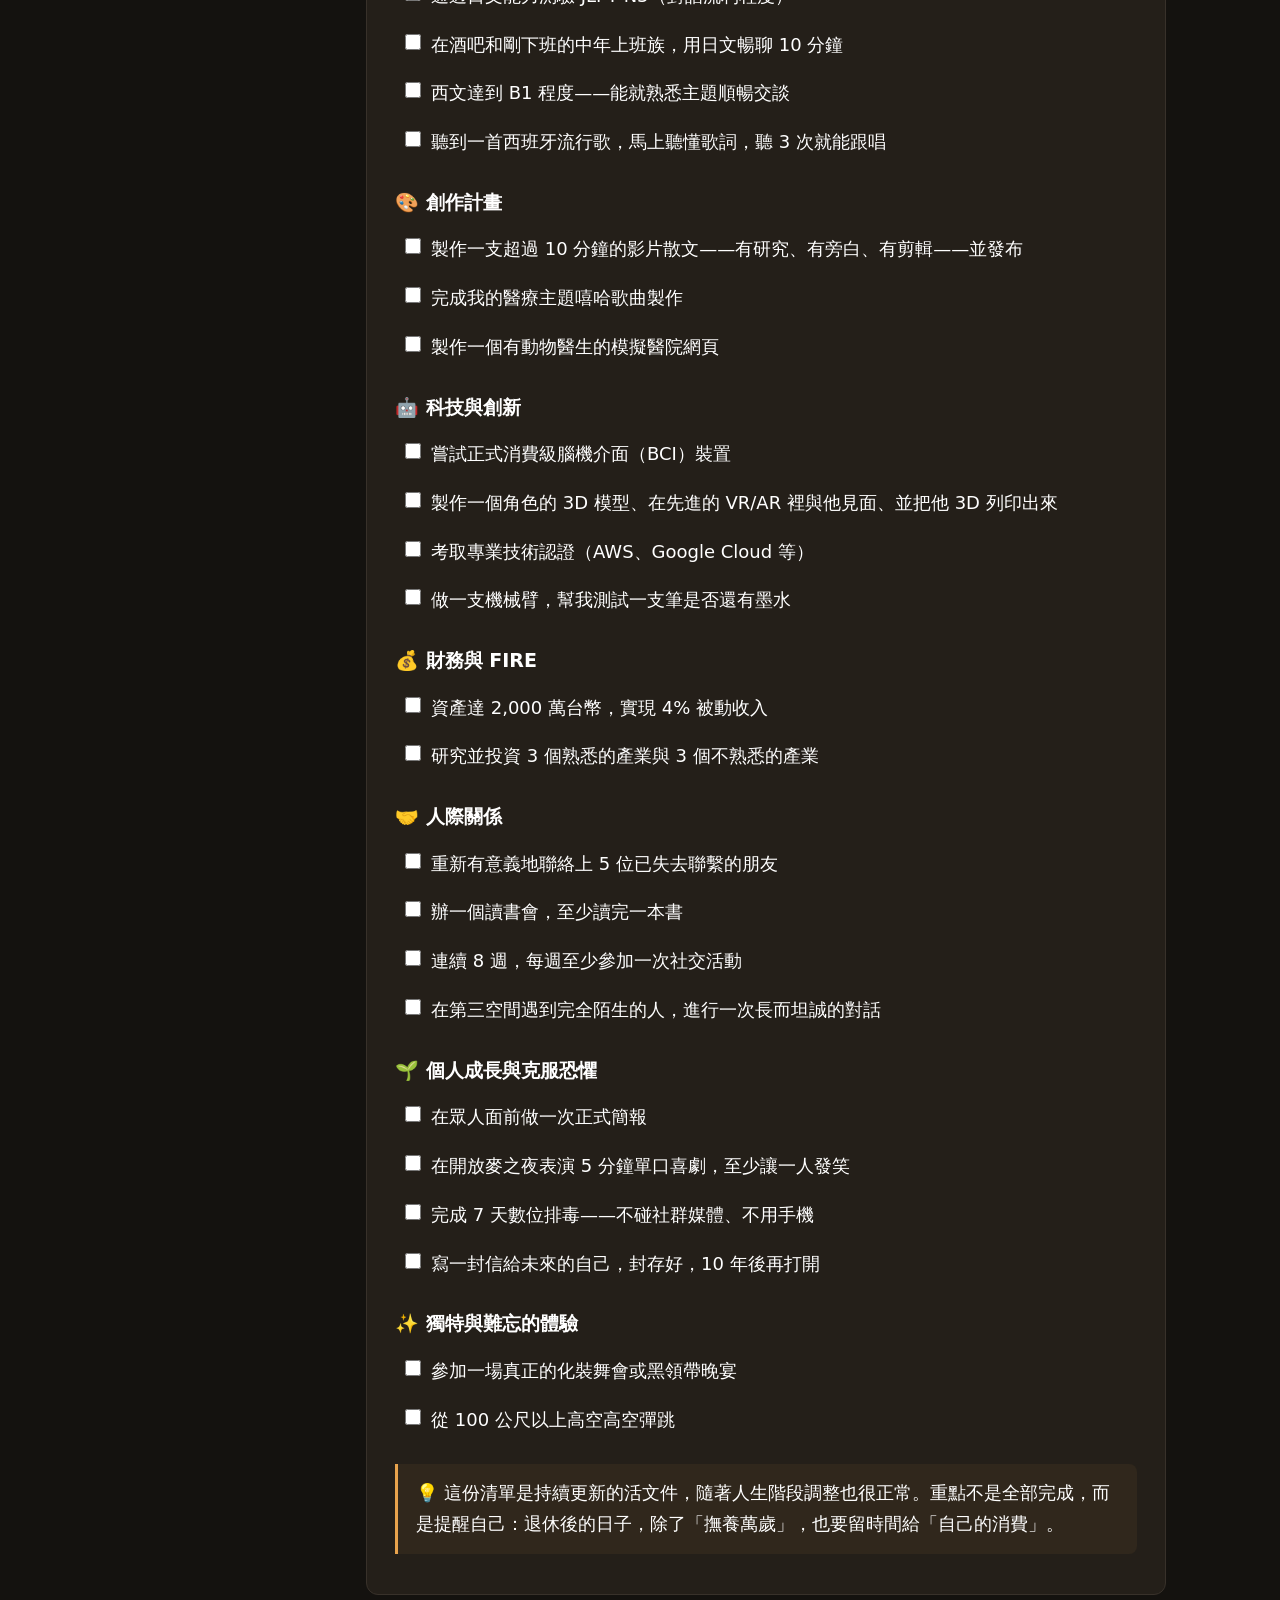
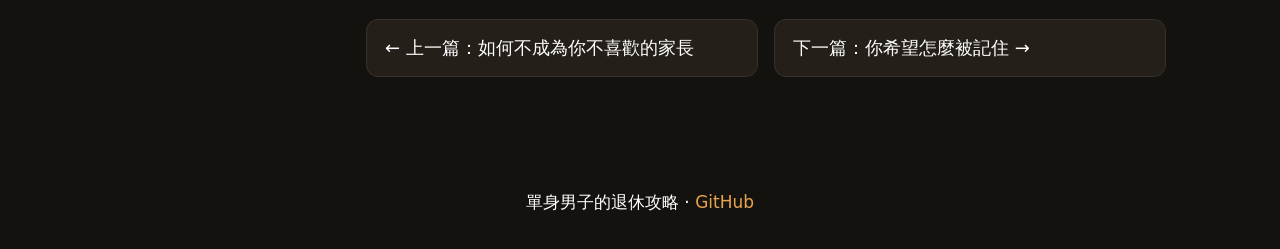
<file: pages/meaning/bucket-list/index.html>
<!DOCTYPE html>
<html lang="zh-Hant">
<head>
  <meta charset="UTF-8" />
  <meta name="viewport" content="width=device-width, initial-scale=1.0" />
  <title>人生清單 Bucket List · 單身男子的退休攻略</title>
  <meta name="description" content="健康、語言、創作、科技、財務、人際、成長、體驗——分類整理的人生清單，搭配 BINGO 玩法。" />
  <link rel="stylesheet" href="../../../css/style.css" />
</head>
<body>

  <header class="site-header">
    <div class="header-inner">
      <a href="../../../index.html" class="logo">
        <span class="logo-icon">🧭</span>
        <span class="logo-text">單身男子的退休攻略</span>
      </a>
      <nav class="site-nav">
        <a href="../../../index.html#medical" class="nav-link">醫療</a>
        <a href="../../../index.html#longterm-care" class="nav-link">長照</a>
        <a href="../../../index.html#meaning" class="nav-link active">存在的意義</a>
      </nav>
    </div>
  </header>

  <main class="content-main">
    <div class="breadcrumb">
      <a href="../../../index.html">首頁</a> / <a href="../../../index.html#meaning">存在的意義</a> / 人生清單 Bucket List
    </div>

    <div class="page-header">
      <span class="page-icon">🎯</span>
      <h1 class="page-title">人生清單 Bucket List</h1>
      <p class="page-desc">退休不是人生的終點，而是有時間去完成這些清單的起點。這是「活著的動力」之一——勾選你已經完成的項目，水平、垂直、對角線連成一線就是 BINGO！</p>
    </div>

    <div class="page-content">

      <aside class="page-sidebar">
        <div class="sidebar-section">
          <div class="sidebar-title">本頁章節</div>
          <a href="#others-bucket-list" class="sidebar-link">別人的人生清單</a>
          <a href="#bingo" class="sidebar-link">人生清單 BINGO</a>
          <a href="#checklist" class="sidebar-link">分類清單</a>
        </div>
      </aside>

      <div class="page-main">

        <section class="content-section" id="others-bucket-list">
          <h2>別人的人生清單</h2>
          <p>史丹福大學醫學院在 2015～2016 年做了一項研究，訪問了 3,056 名美國成人，了解大家的人生清單長什麼樣子。結果 <strong>91.2%</strong> 的受訪者都有自己的 Bucket List，而且信仰越虔誠、比例越高；年輕的回答者傾向填入高冒險性的項目，年長的回答者則更常寫下想陪伴家人的心願。</p>
          <p>六大主題依比例排序：</p>
          <ul class="link-list">
            <li>78.5% ｜去景點旅行</li>
            <li>78.3% ｜個人目標（拿到學位、跑完全馬、寫一本書……）</li>
            <li>51.0% ｜人生里程碑（五子登科）</li>
            <li>16.7% ｜重要他人（家人、寵物、老朋友）</li>
            <li>16.1% ｜財務穩定（還完學貸、被動收入能養家、存大學基金）</li>
            <li>15.0% ｜刺激體驗（泛舟、蹦極、山道彎）</li>
          </ul>
          <div class="figure">
            <img src="../../../assets/images/bucket-list/stanford-bucket-list-study.png" alt="史丹福大學研究：3056名美國成人的Bucket List調查，91.2%受訪者有人生清單，六大主題依比例列出" loading="lazy" />
            <p class="figure-caption">資料來源：Periyakoil VS, et al. <em>Common Items on a Bucket List.</em> J Palliat Med. 2018;21(5):652–658. <a href="https://pmc.ncbi.nlm.nih.gov/articles/PMC5946728/" target="_blank" rel="noopener">閱讀原始研究 →</a></p>
          </div>
        </section>

        <section class="content-section" id="bingo">
          <h2>人生清單 BINGO</h2>
          <p>把清單濃縮成一張 5×5 的賓果卡，遊戲規則很簡單：勾選你已完成的格子，水平、垂直、對角線連成一線即可。</p>
          <div class="figure">
            <img src="../../../assets/images/bucket-list/bucket-list-bingo.png" alt="人生清單 BINGO 5x5 賓果卡：涵蓋對陌生人正式簡報、西班牙文B1、獸人爹地CAD CAM、每週社交連8週、製作Video Essay等25項挑戰" loading="lazy" />
          </div>
        </section>

        <section class="content-section" id="checklist">
          <h2>分類清單</h2>

          <div class="checklist-progress">
            <span id="checklistProgressText">已完成 0 / 0 項（0%）</span>
            <div class="progress-bar-track">
              <div class="progress-bar-fill" id="checklistProgressFill"></div>
            </div>
          </div>
          <p style="margin-bottom:20px;">點擊項目即可打勾，紀錄會保存在你目前使用的瀏覽器裡。</p>

          <div class="checklist-group">
            <div class="checklist-group-title">🏃 健康與體能</div>
            <div class="checklist">
              <label class="checklist-item" data-id="health-1"><input type="checkbox" /><span>跑完全程馬拉松（42.2 公里）</span></label>
              <label class="checklist-item" data-id="health-2"><input type="checkbox" /><span>完成鐵人三項（游泳 750m／單車 20km／跑步 5km）</span></label>
            </div>
          </div>

          <div class="checklist-group">
            <div class="checklist-group-title">🗣️ 語言學習</div>
            <div class="checklist">
              <label class="checklist-item" data-id="lang-jp-1"><input type="checkbox" /><span>通過日文能力測驗 JLPT N3（對話流利程度）</span></label>
              <label class="checklist-item" data-id="lang-jp-2"><input type="checkbox" /><span>在酒吧和剛下班的中年上班族，用日文暢聊 10 分鐘</span></label>
              <label class="checklist-item" data-id="lang-es-1"><input type="checkbox" /><span>西文達到 B1 程度——能就熟悉主題順暢交談</span></label>
              <label class="checklist-item" data-id="lang-es-2"><input type="checkbox" /><span>聽到一首西班牙流行歌，馬上聽懂歌詞，聽 3 次就能跟唱</span></label>
            </div>
          </div>

          <div class="checklist-group">
            <div class="checklist-group-title">🎨 創作計畫</div>
            <div class="checklist">
              <label class="checklist-item" data-id="create-1"><input type="checkbox" /><span>製作一支超過 10 分鐘的影片散文——有研究、有旁白、有剪輯——並發布</span></label>
              <label class="checklist-item" data-id="create-2"><input type="checkbox" /><span>完成我的醫療主題嘻哈歌曲製作</span></label>
              <label class="checklist-item" data-id="create-3"><input type="checkbox" /><span>製作一個有動物醫生的模擬醫院網頁</span></label>
            </div>
          </div>

          <div class="checklist-group">
            <div class="checklist-group-title">🤖 科技與創新</div>
            <div class="checklist">
              <label class="checklist-item" data-id="tech-1"><input type="checkbox" /><span>嘗試正式消費級腦機介面（BCI）裝置</span></label>
              <label class="checklist-item" data-id="tech-2"><input type="checkbox" /><span>製作一個角色的 3D 模型、在先進的 VR/AR 裡與他見面、並把他 3D 列印出來</span></label>
              <label class="checklist-item" data-id="tech-3"><input type="checkbox" /><span>考取專業技術認證（AWS、Google Cloud 等）</span></label>
              <label class="checklist-item" data-id="tech-4"><input type="checkbox" /><span>做一支機械臂，幫我測試一支筆是否還有墨水</span></label>
            </div>
          </div>

          <div class="checklist-group">
            <div class="checklist-group-title">💰 財務與 FIRE</div>
            <div class="checklist">
              <label class="checklist-item" data-id="fire-1"><input type="checkbox" /><span>資產達 2,000 萬台幣，實現 4% 被動收入</span></label>
              <label class="checklist-item" data-id="fire-2"><input type="checkbox" /><span>研究並投資 3 個熟悉的產業與 3 個不熟悉的產業</span></label>
            </div>
          </div>

          <div class="checklist-group">
            <div class="checklist-group-title">🤝 人際關係</div>
            <div class="checklist">
              <label class="checklist-item" data-id="social-1"><input type="checkbox" /><span>重新有意義地聯絡上 5 位已失去聯繫的朋友</span></label>
              <label class="checklist-item" data-id="social-2"><input type="checkbox" /><span>辦一個讀書會，至少讀完一本書</span></label>
              <label class="checklist-item" data-id="social-3"><input type="checkbox" /><span>連續 8 週，每週至少參加一次社交活動</span></label>
              <label class="checklist-item" data-id="social-4"><input type="checkbox" /><span>在第三空間遇到完全陌生的人，進行一次長而坦誠的對話</span></label>
            </div>
          </div>

          <div class="checklist-group">
            <div class="checklist-group-title">🌱 個人成長與克服恐懼</div>
            <div class="checklist">
              <label class="checklist-item" data-id="growth-1"><input type="checkbox" /><span>在眾人面前做一次正式簡報</span></label>
              <label class="checklist-item" data-id="growth-2"><input type="checkbox" /><span>在開放麥之夜表演 5 分鐘單口喜劇，至少讓一人發笑</span></label>
              <label class="checklist-item" data-id="growth-3"><input type="checkbox" /><span>完成 7 天數位排毒——不碰社群媒體、不用手機</span></label>
              <label class="checklist-item" data-id="growth-4"><input type="checkbox" /><span>寫一封信給未來的自己，封存好，10 年後再打開</span></label>
            </div>
          </div>

          <div class="checklist-group">
            <div class="checklist-group-title">✨ 獨特與難忘的體驗</div>
            <div class="checklist">
              <label class="checklist-item" data-id="unique-1"><input type="checkbox" /><span>參加一場真正的化裝舞會或黑領帶晚宴</span></label>
              <label class="checklist-item" data-id="unique-2"><input type="checkbox" /><span>從 100 公尺以上高空高空彈跳</span></label>
            </div>
          </div>

          <div class="callout">
            💡 這份清單是持續更新的活文件，隨著人生階段調整也很正常。重點不是全部完成，而是提醒自己：退休後的日子，除了「撫養萬歲」，也要留時間給「自己的消費」。
          </div>
        </section>

        <div class="page-footer-nav">
          <a href="../parenting/index.html">← 上一篇：如何不成為你不喜歡的家長</a>
          <a href="../legacy/index.html">下一篇：你希望怎麼被記住 →</a>
        </div>

      </div>
    </div>
  </main>

  <footer class="site-footer">
    <p>單身男子的退休攻略 · <a href="https://github.com/Risch315815/SingleBadgerRetirePlan" target="_blank" rel="noopener">GitHub</a></p>
  </footer>

  <script src="../../../js/main.js"></script>
</body>
</html>
</file>
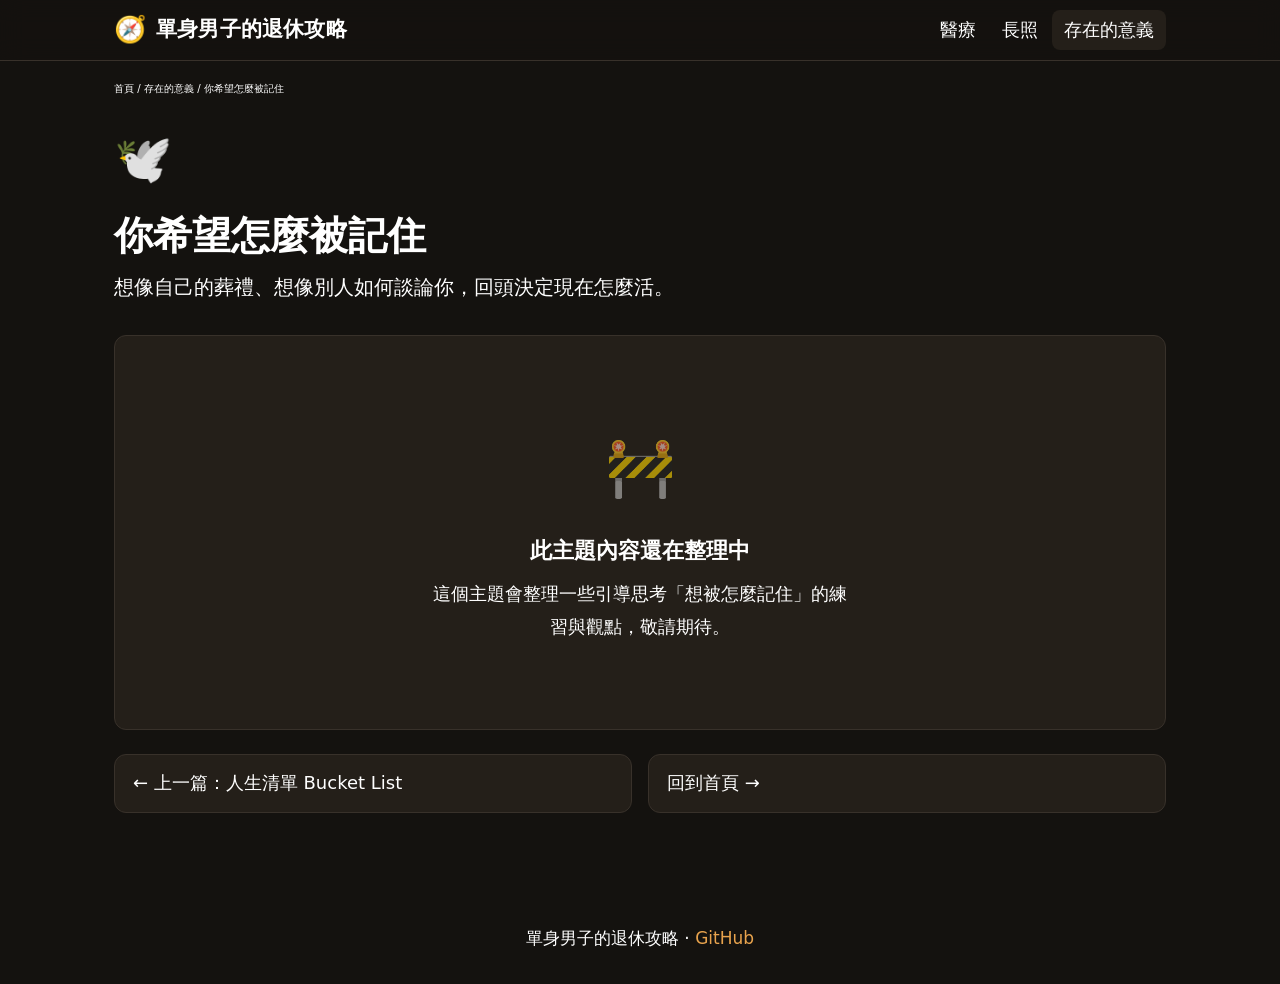
<file: pages/meaning/legacy/index.html>
<!DOCTYPE html>
<html lang="zh-Hant">
<head>
  <meta charset="UTF-8" />
  <meta name="viewport" content="width=device-width, initial-scale=1.0" />
  <title>你希望怎麼被記住 · 單身男子的退休攻略</title>
  <link rel="stylesheet" href="../../../css/style.css" />
</head>
<body>

  <header class="site-header">
    <div class="header-inner">
      <a href="../../../index.html" class="logo">
        <span class="logo-icon">🧭</span>
        <span class="logo-text">單身男子的退休攻略</span>
      </a>
      <nav class="site-nav">
        <a href="../../../index.html#medical" class="nav-link">醫療</a>
        <a href="../../../index.html#longterm-care" class="nav-link">長照</a>
        <a href="../../../index.html#meaning" class="nav-link active">存在的意義</a>
      </nav>
    </div>
  </header>

  <main class="content-main">
    <div class="breadcrumb">
      <a href="../../../index.html">首頁</a> / <a href="../../../index.html#meaning">存在的意義</a> / 你希望怎麼被記住
    </div>

    <div class="page-header">
      <span class="page-icon">🕊️</span>
      <h1 class="page-title">你希望怎麼被記住</h1>
      <p class="page-desc">想像自己的葬禮、想像別人如何談論你，回頭決定現在怎麼活。</p>
    </div>

    <div class="page-content" style="grid-template-columns: 1fr;">
      <div class="page-main">
        <div class="content-section">
          <div class="placeholder-block">
            <div class="placeholder-icon">🚧</div>
            <h3>此主題內容還在整理中</h3>
            <p>這個主題會整理一些引導思考「想被怎麼記住」的練習與觀點，敬請期待。</p>
          </div>
        </div>

        <div class="page-footer-nav">
          <a href="../bucket-list/index.html">← 上一篇：人生清單 Bucket List</a>
          <a href="../../../index.html">回到首頁 →</a>
        </div>
      </div>
    </div>
  </main>

  <footer class="site-footer">
    <p>單身男子的退休攻略 · <a href="https://github.com/Risch315815/SingleBadgerRetirePlan" target="_blank" rel="noopener">GitHub</a></p>
  </footer>

</body>
</html>
</file>
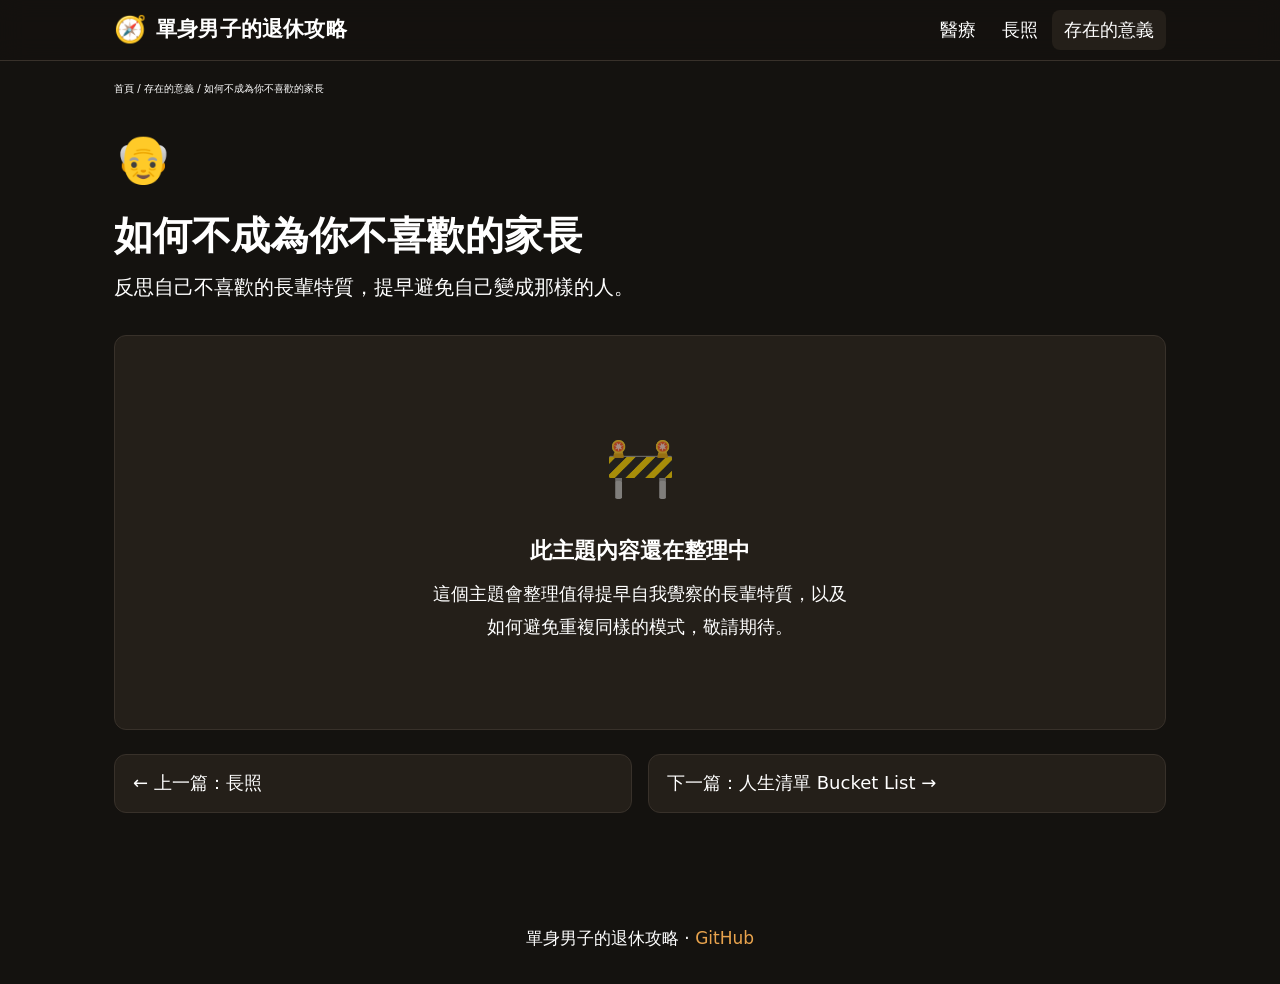
<file: pages/meaning/parenting/index.html>
<!DOCTYPE html>
<html lang="zh-Hant">
<head>
  <meta charset="UTF-8" />
  <meta name="viewport" content="width=device-width, initial-scale=1.0" />
  <title>如何不成為你不喜歡的家長 · 單身男子的退休攻略</title>
  <link rel="stylesheet" href="../../../css/style.css" />
</head>
<body>

  <header class="site-header">
    <div class="header-inner">
      <a href="../../../index.html" class="logo">
        <span class="logo-icon">🧭</span>
        <span class="logo-text">單身男子的退休攻略</span>
      </a>
      <nav class="site-nav">
        <a href="../../../index.html#medical" class="nav-link">醫療</a>
        <a href="../../../index.html#longterm-care" class="nav-link">長照</a>
        <a href="../../../index.html#meaning" class="nav-link active">存在的意義</a>
      </nav>
    </div>
  </header>

  <main class="content-main">
    <div class="breadcrumb">
      <a href="../../../index.html">首頁</a> / <a href="../../../index.html#meaning">存在的意義</a> / 如何不成為你不喜歡的家長
    </div>

    <div class="page-header">
      <span class="page-icon">👴</span>
      <h1 class="page-title">如何不成為你不喜歡的家長</h1>
      <p class="page-desc">反思自己不喜歡的長輩特質，提早避免自己變成那樣的人。</p>
    </div>

    <div class="page-content" style="grid-template-columns: 1fr;">
      <div class="page-main">
        <div class="content-section">
          <div class="placeholder-block">
            <div class="placeholder-icon">🚧</div>
            <h3>此主題內容還在整理中</h3>
            <p>這個主題會整理值得提早自我覺察的長輩特質，以及如何避免重複同樣的模式，敬請期待。</p>
          </div>
        </div>

        <div class="page-footer-nav">
          <a href="../../../index.html#longterm-care">← 上一篇：長照</a>
          <a href="../bucket-list/index.html">下一篇：人生清單 Bucket List →</a>
        </div>
      </div>
    </div>
  </main>

  <footer class="site-footer">
    <p>單身男子的退休攻略 · <a href="https://github.com/Risch315815/SingleBadgerRetirePlan" target="_blank" rel="noopener">GitHub</a></p>
  </footer>

</body>
</html>
</file>
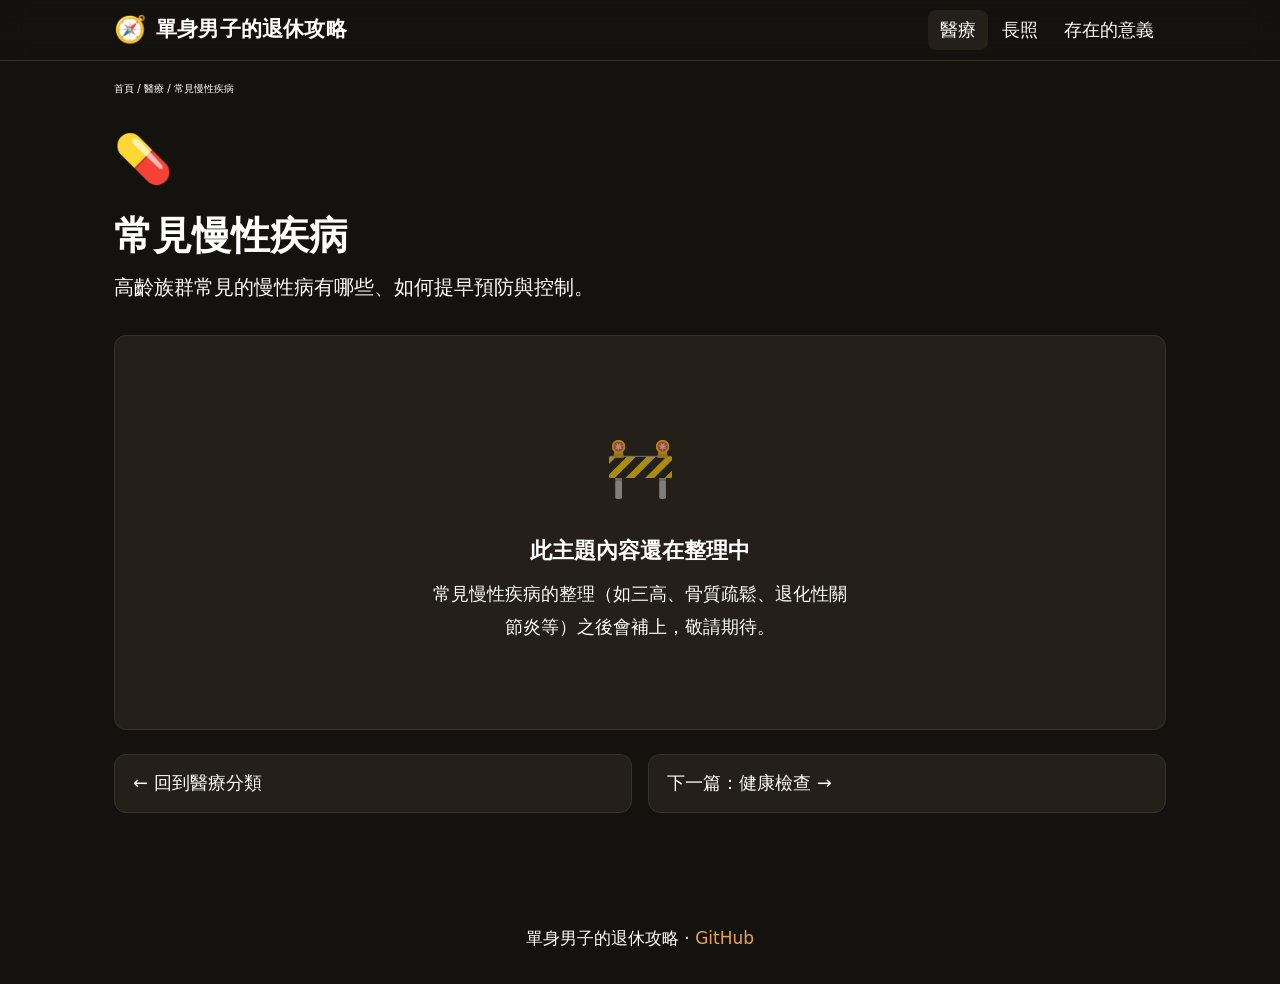
<file: pages/medical/chronic-disease/index.html>
<!DOCTYPE html>
<html lang="zh-Hant">
<head>
  <meta charset="UTF-8" />
  <meta name="viewport" content="width=device-width, initial-scale=1.0" />
  <title>常見慢性疾病 · 單身男子的退休攻略</title>
  <link rel="stylesheet" href="../../../css/style.css" />
</head>
<body>

  <header class="site-header">
    <div class="header-inner">
      <a href="../../../index.html" class="logo">
        <span class="logo-icon">🧭</span>
        <span class="logo-text">單身男子的退休攻略</span>
      </a>
      <nav class="site-nav">
        <a href="../../../index.html#medical" class="nav-link active">醫療</a>
        <a href="../../../index.html#longterm-care" class="nav-link">長照</a>
        <a href="../../../index.html#meaning" class="nav-link">存在的意義</a>
      </nav>
    </div>
  </header>

  <main class="content-main">
    <div class="breadcrumb">
      <a href="../../../index.html">首頁</a> / <a href="../../../index.html#medical">醫療</a> / 常見慢性疾病
    </div>

    <div class="page-header">
      <span class="page-icon">💊</span>
      <h1 class="page-title">常見慢性疾病</h1>
      <p class="page-desc">高齡族群常見的慢性病有哪些、如何提早預防與控制。</p>
    </div>

    <div class="page-content" style="grid-template-columns: 1fr;">
      <div class="page-main">
        <div class="content-section">
          <div class="placeholder-block">
            <div class="placeholder-icon">🚧</div>
            <h3>此主題內容還在整理中</h3>
            <p>常見慢性疾病的整理（如三高、骨質疏鬆、退化性關節炎等）之後會補上，敬請期待。</p>
          </div>
        </div>

        <div class="page-footer-nav">
          <a href="../../../index.html#medical">← 回到醫療分類</a>
          <a href="../health-checkup/index.html">下一篇：健康檢查 →</a>
        </div>
      </div>
    </div>
  </main>

  <footer class="site-footer">
    <p>單身男子的退休攻略 · <a href="https://github.com/Risch315815/SingleBadgerRetirePlan" target="_blank" rel="noopener">GitHub</a></p>
  </footer>

</body>
</html>
</file>
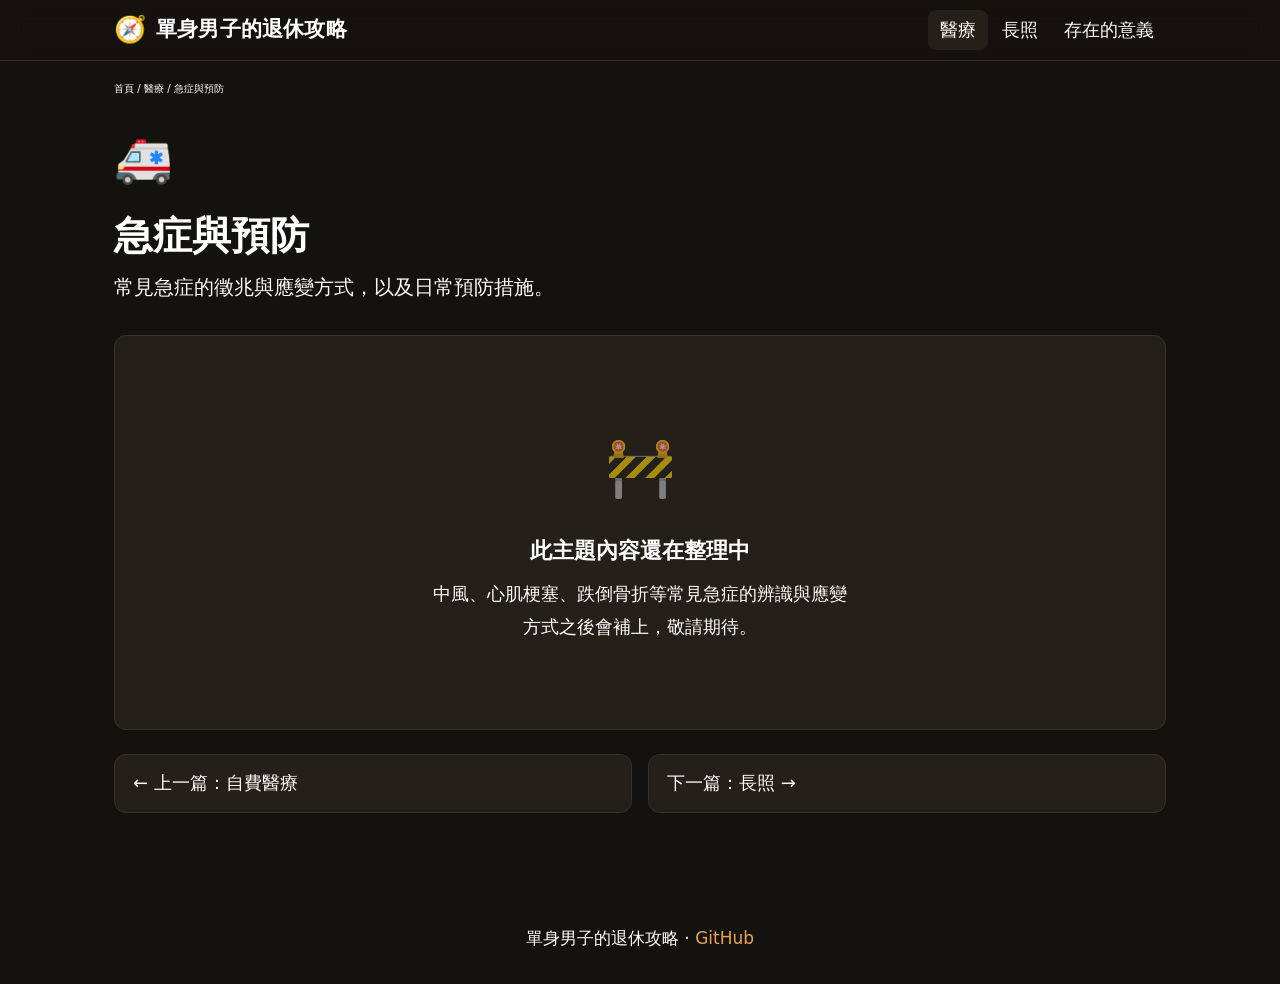
<file: pages/medical/emergency-prevention/index.html>
<!DOCTYPE html>
<html lang="zh-Hant">
<head>
  <meta charset="UTF-8" />
  <meta name="viewport" content="width=device-width, initial-scale=1.0" />
  <title>急症與預防 · 單身男子的退休攻略</title>
  <link rel="stylesheet" href="../../../css/style.css" />
</head>
<body>

  <header class="site-header">
    <div class="header-inner">
      <a href="../../../index.html" class="logo">
        <span class="logo-icon">🧭</span>
        <span class="logo-text">單身男子的退休攻略</span>
      </a>
      <nav class="site-nav">
        <a href="../../../index.html#medical" class="nav-link active">醫療</a>
        <a href="../../../index.html#longterm-care" class="nav-link">長照</a>
        <a href="../../../index.html#meaning" class="nav-link">存在的意義</a>
      </nav>
    </div>
  </header>

  <main class="content-main">
    <div class="breadcrumb">
      <a href="../../../index.html">首頁</a> / <a href="../../../index.html#medical">醫療</a> / 急症與預防
    </div>

    <div class="page-header">
      <span class="page-icon">🚑</span>
      <h1 class="page-title">急症與預防</h1>
      <p class="page-desc">常見急症的徵兆與應變方式，以及日常預防措施。</p>
    </div>

    <div class="page-content" style="grid-template-columns: 1fr;">
      <div class="page-main">
        <div class="content-section">
          <div class="placeholder-block">
            <div class="placeholder-icon">🚧</div>
            <h3>此主題內容還在整理中</h3>
            <p>中風、心肌梗塞、跌倒骨折等常見急症的辨識與應變方式之後會補上，敬請期待。</p>
          </div>
        </div>

        <div class="page-footer-nav">
          <a href="../self-paid-medical/index.html">← 上一篇：自費醫療</a>
          <a href="../../../index.html#longterm-care">下一篇：長照 →</a>
        </div>
      </div>
    </div>
  </main>

  <footer class="site-footer">
    <p>單身男子的退休攻略 · <a href="https://github.com/Risch315815/SingleBadgerRetirePlan" target="_blank" rel="noopener">GitHub</a></p>
  </footer>

</body>
</html>
</file>
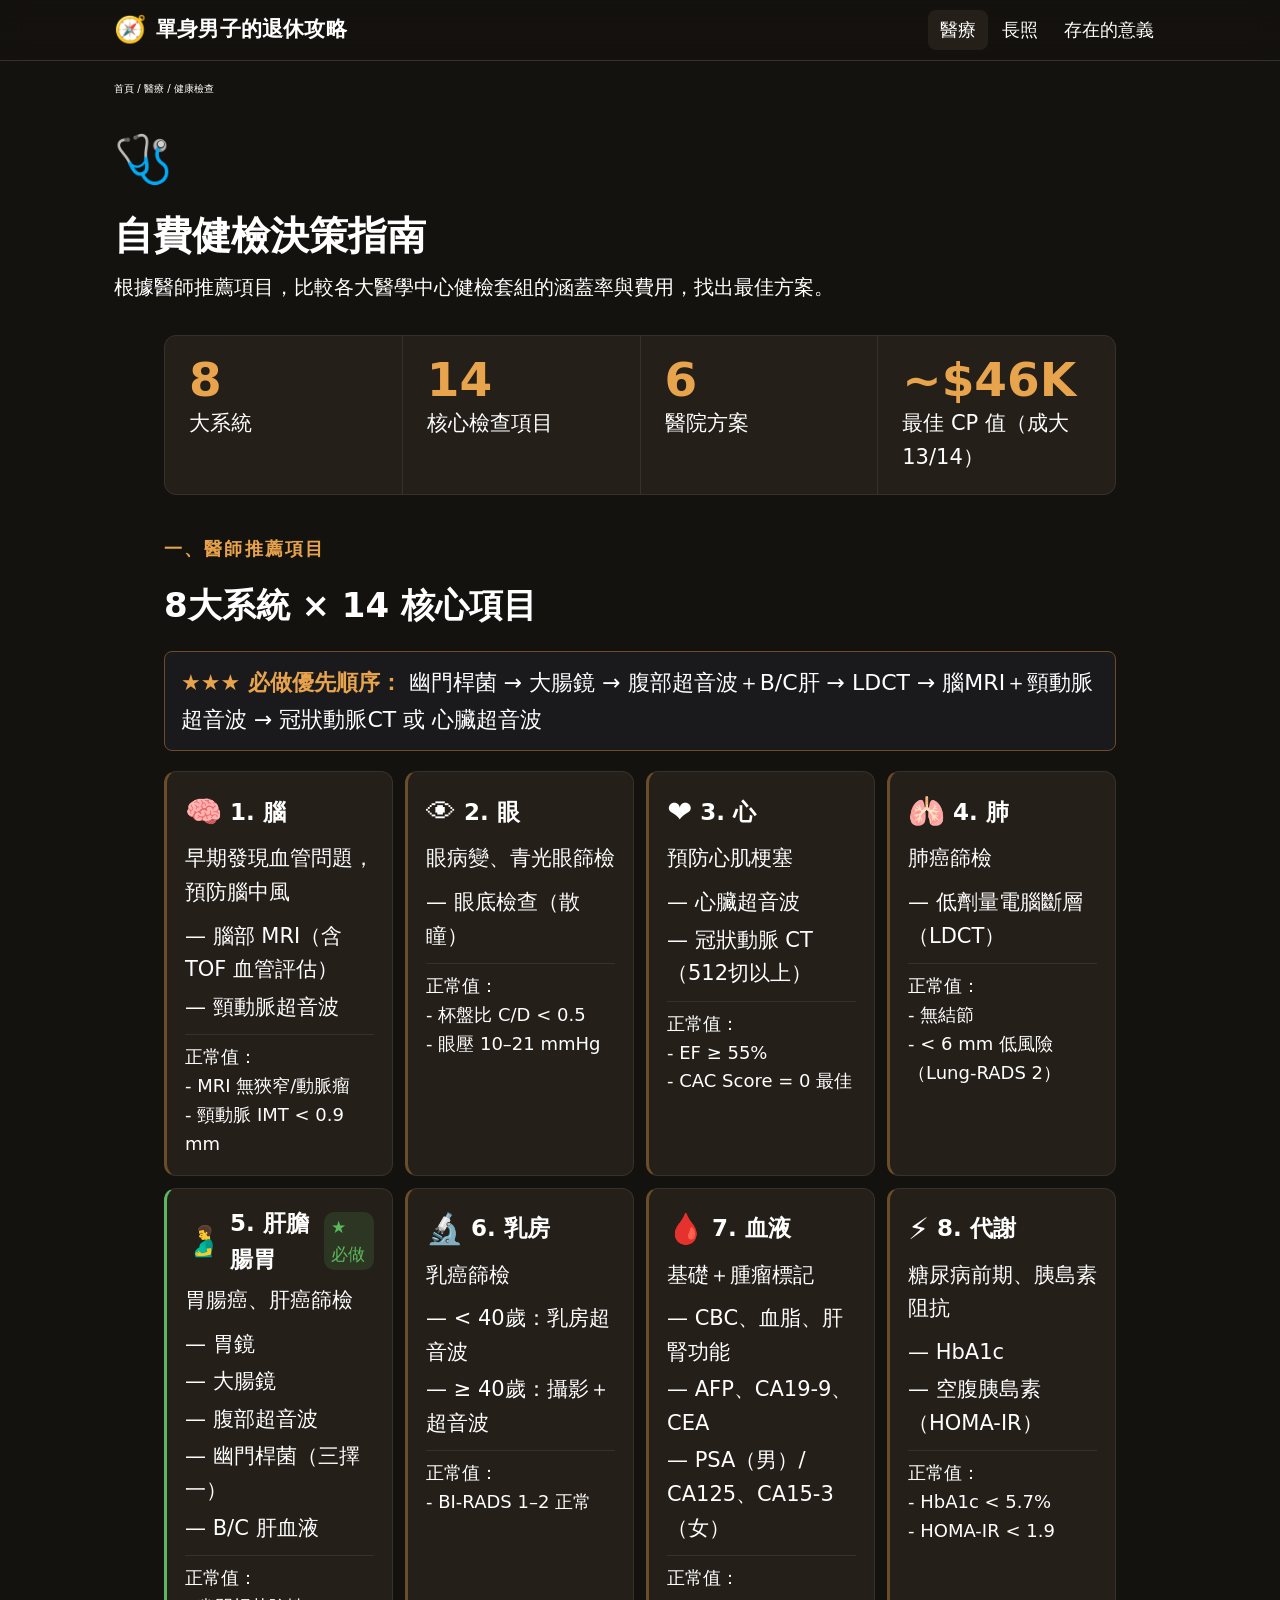
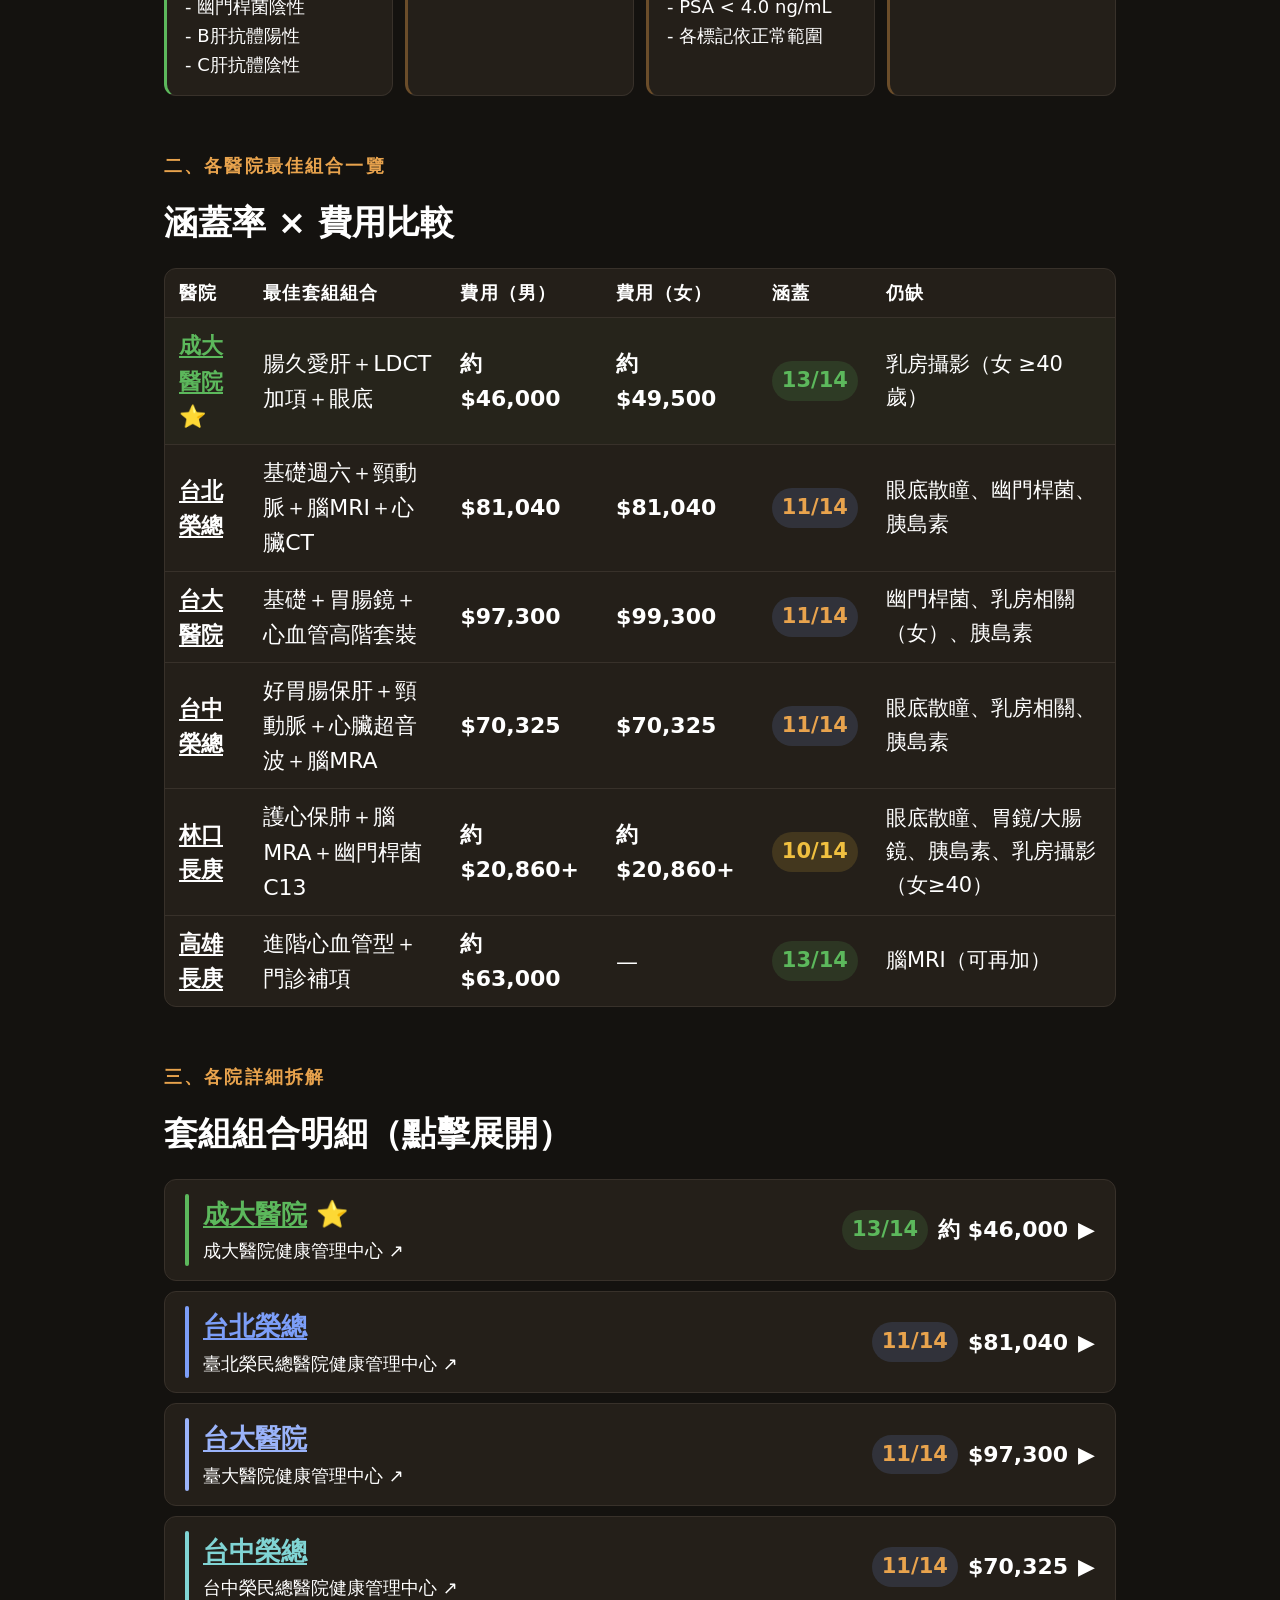
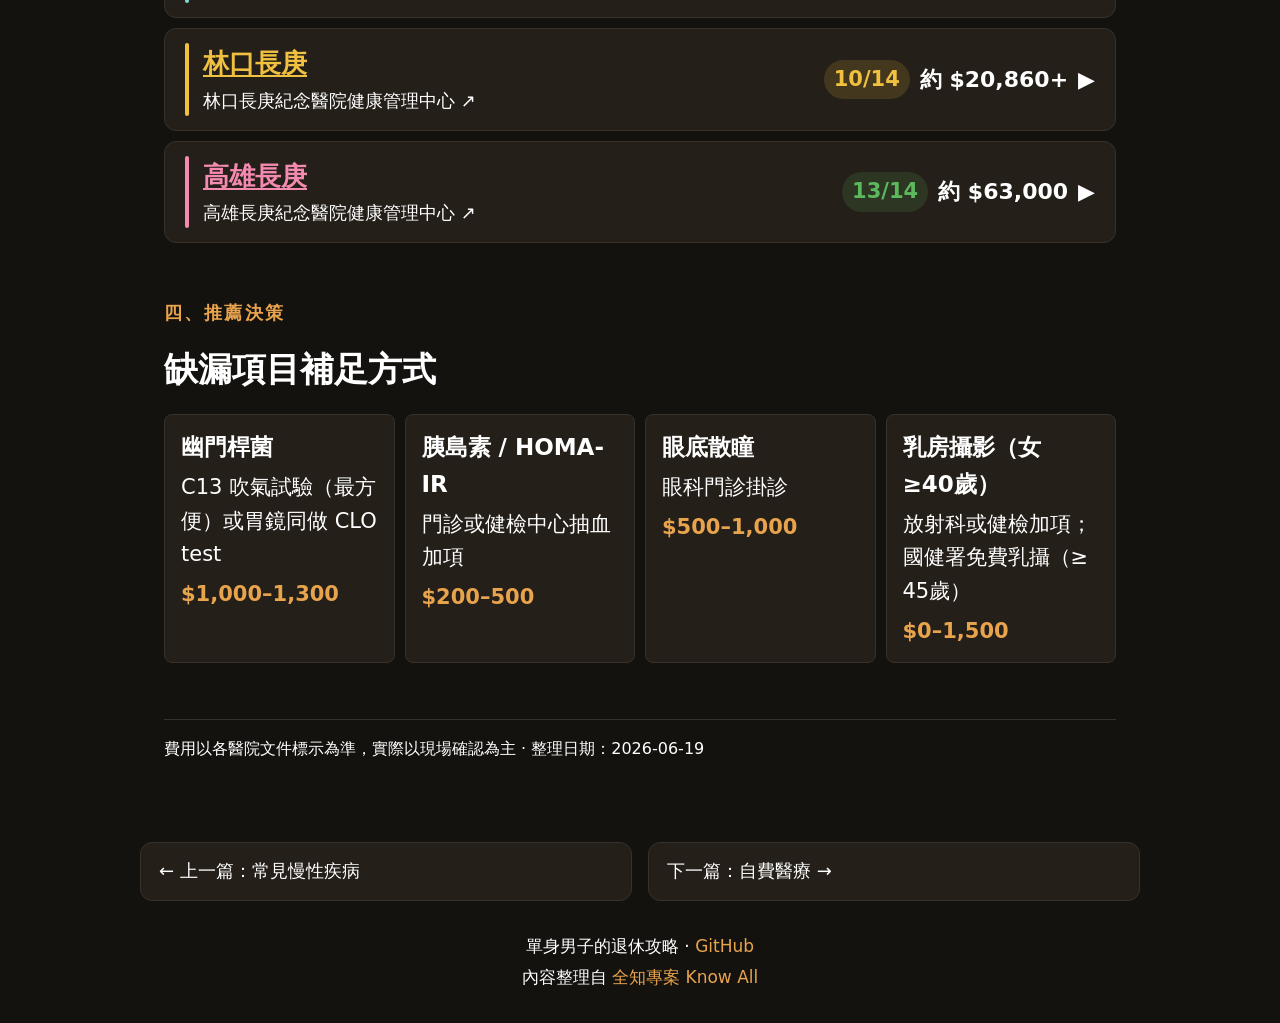
<file: pages/medical/health-checkup/index.html>
<!DOCTYPE html>
<html lang="zh-Hant">
<head>
  <meta charset="UTF-8" />
  <meta name="viewport" content="width=device-width, initial-scale=1.0" />
  <title>自費健檢決策指南 · 單身男子的退休攻略</title>
  <link rel="stylesheet" href="../../../css/style.css" />
  <style>
    .hc-page { max-width: 1000px; margin: 0 auto; padding: 0 24px 80px; }

    .section-label {
      font-size: 18px; font-weight: 700; letter-spacing: 0.12em;
      text-transform: uppercase; color: var(--accent); margin-bottom: 14px;
    }
    .section-block { margin-bottom: 56px; }
    .section-block h2 { font-size: 34px; font-weight: 600; margin-bottom: 18px; }

    /* Stats bar */
    .stats-bar {
      display: flex; gap: 0; flex-wrap: wrap;
      background: var(--bg-card); border: 1px solid var(--border);
      border-radius: var(--radius); overflow: hidden; margin-bottom: 40px;
    }
    .stat-item {
      flex: 1; min-width: 110px; padding: 20px 24px;
      border-right: 1px solid var(--border);
    }
    .stat-item:last-child { border-right: none; }
    .stat-num { font-size: 47px; font-weight: 700; color: var(--accent); line-height: 1; }
    .stat-label { font-size: 21px; color: #ffffff; margin-top: 4px; }

    /* System cards */
    .systems-grid {
      display: grid;
      grid-template-columns: repeat(auto-fill, minmax(220px, 1fr));
      gap: 12px;
    }
    .system-card {
      background: var(--bg-card); border: 1px solid var(--border);
      border-radius: var(--radius); padding: 16px 18px;
      border-left: 3px solid var(--accent-dim);
    }
    .system-card.important { border-left-color: #5cb85c; }
    .system-card-header { display: flex; align-items: center; gap: 8px; margin-bottom: 6px; }
    .system-card-icon { font-size: 30px; }
    .system-card-title { font-size: 23px; font-weight: 600; }
    .system-tag {
      display: inline-block; font-size: 17px; padding: 2px 7px;
      background: rgba(92,184,92,0.15); border-radius: 10px; color: #5cb85c; margin-left: 4px;
    }
    .system-card-purpose { font-size: 21px; color: #ffffff; margin-bottom: 8px; }
    .system-card-items { list-style: none; padding: 0; margin: 0; }
    .system-card-items li { font-size: 21px; color: #ffffff; padding: 2px 0; }
    .system-card-items li::before { content: '— '; }
    .system-card-normal { margin-top: 8px; font-size: 18px; color: #ffffff; padding-top: 8px; border-top: 1px solid var(--border); }

    /* Coverage badge */
    .cov-badge {
      display: inline-flex; align-items: center;
      font-size: 21px; font-weight: 700;
      padding: 3px 10px; border-radius: 20px;
    }
    .cov-high   { background: rgba(92,184,92,0.15);  color: #5cb85c; }
    .cov-mid    { background: rgba(124,158,248,0.15); color: var(--accent); }
    .cov-low    { background: rgba(240,192,64,0.15);  color: #f0c040; }

    /* Comparison table */
    .hc-table { width: 100%; border-collapse: collapse; font-size: 22px; }
    .hc-table th {
      padding: 10px 14px; text-align: left; font-size: 18px;
      font-weight: 700; letter-spacing: 0.07em; text-transform: uppercase;
      color: #ffffff; border-bottom: 1px solid var(--border);
    }
    .hc-table td {
      padding: 10px 14px; border-bottom: 1px solid var(--border);
      color: #ffffff; vertical-align: middle;
    }
    .hc-table tr:last-child td { border-bottom: none; }
    .hc-table td:first-child { font-weight: 600; }
    .hc-table tr.rec td:first-child { color: #5cb85c; }
    .hc-table tr.rec { background: rgba(92,184,92,0.03); }
    .cost-main { font-weight: 700; color: var(--text); }

    /* Hospital accordion */
    .hosp-card {
      background: var(--bg-card); border: 1px solid var(--border);
      border-radius: var(--radius); margin-bottom: 10px; overflow: hidden;
    }
    .hosp-header {
      display: flex; align-items: center; gap: 14px;
      padding: 14px 20px; cursor: pointer; user-select: none;
      transition: background var(--transition);
    }
    .hosp-header:hover { background: rgba(255,255,255,0.025); }
    .hosp-bar { width: 4px; align-self: stretch; border-radius: 2px; flex-shrink: 0; }
    .hosp-name { font-size: 26px; font-weight: 600; }
    .hosp-sub  { font-size: 18px; color: #ffffff; margin-top: 2px; }
    .hosp-right { display: flex; align-items: center; gap: 10px; margin-left: auto; }
    .hosp-chevron { color: #ffffff; font-size: 22px; transition: transform 0.2s; flex-shrink: 0; }
    .hosp-card.open .hosp-chevron { transform: rotate(90deg); }
    .hosp-body {
      display: none; padding: 0 20px 20px 38px;
      border-top: 1px solid var(--border);
    }
    .hosp-card.open .hosp-body { display: block; }

    /* Package table */
    .pkg-table { width: 100%; border-collapse: collapse; font-size: 21px; margin-top: 16px; }
    .pkg-table th {
      padding: 7px 12px; text-align: left; font-size: 18px;
      color: #ffffff; border-bottom: 1px solid var(--border);
    }
    .pkg-table td {
      padding: 7px 12px; border-bottom: 1px solid var(--border); color: #ffffff;
    }
    .pkg-table tr:last-child td { border-bottom: none; }
    .pkg-total td { background: rgba(255,255,255,0.03); font-weight: 700; color: var(--text); }

    /* Covered / missing chips */
    .chips-row { display: flex; gap: 20px; flex-wrap: wrap; margin-top: 14px; }
    .chips-group { flex: 1; min-width: 180px; }
    .chips-title {
      font-size: 17px; font-weight: 700; letter-spacing: 0.07em;
      text-transform: uppercase; margin-bottom: 7px;
    }
    .chips-title.ok   { color: #5cb85c; }
    .chips-title.miss { color: #f0a040; }
    .chip {
      display: inline-block; font-size: 18px; padding: 2px 8px;
      border-radius: 10px; margin: 2px 3px;
    }
    .chip-ok   { background: rgba(92,184,92,0.12);  color: #5cb85c; }
    .chip-miss { background: rgba(240,160,64,0.12); color: #f0a040; }
    .gap-list { list-style: none; padding: 0; margin-top: 8px; }
    .gap-list li { font-size: 21px; color: #ffffff; padding: 2px 0; }
    .gap-list li::before { content: '→ '; color: var(--accent); }
    .highlight-box {
      margin-top: 14px; padding: 10px 14px;
      background: rgba(255,255,255,0.025); border-radius: 8px;
      font-size: 21px; color: #ffffff; line-height: 1.7;
    }
    .alt-plan-box {
      margin-top: 10px; padding: 12px 14px;
      border-radius: 8px; border: 1px solid; font-size: 21px;
    }
    .alt-plan-box strong { display: block; margin-bottom: 4px; }

    /* Budget tiers */
    .budget-list { display: flex; flex-direction: column; gap: 8px; }
    .budget-row {
      display: flex; align-items: baseline; gap: 14px; flex-wrap: wrap;
      background: var(--bg-card); border: 1px solid var(--border);
      border-radius: var(--radius-sm); padding: 12px 16px;
      transition: border-color var(--transition);
    }
    .budget-row:hover { border-color: var(--accent-dim); }
    .budget-row.best {
      border-color: rgba(92,184,92,0.45);
      background: rgba(92,184,92,0.04);
    }
    .budget-range {
      font-size: 21px; font-weight: 700; color: var(--accent);
      min-width: 140px; flex-shrink: 0;
    }
    .budget-plan { font-size: 22px; color: var(--text); flex: 1; }
    .budget-note { font-size: 21px; color: #ffffff; }

    /* Region cards */
    .region-grid {
      display: grid;
      grid-template-columns: repeat(auto-fill, minmax(200px, 1fr));
      gap: 10px;
    }
    .region-card {
      background: var(--bg-card); border: 1px solid var(--border);
      border-radius: var(--radius-sm); padding: 14px 16px;
    }
    .region-name  { font-size: 18px; font-weight: 700; text-transform: uppercase; letter-spacing: 0.06em; color: #ffffff; margin-bottom: 5px; }
    .region-hosp  { font-size: 23px; font-weight: 600; color: var(--text); }
    .region-note  { font-size: 21px; color: #ffffff; margin-top: 4px; }

    /* Remedy cards */
    .remedy-grid {
      display: grid;
      grid-template-columns: repeat(auto-fill, minmax(220px, 1fr));
      gap: 10px;
    }
    .remedy-card {
      background: var(--bg-card); border: 1px solid var(--border);
      border-radius: var(--radius-sm); padding: 14px 16px;
    }
    .remedy-item { font-size: 23px; font-weight: 600; margin-bottom: 5px; }
    .remedy-how  { font-size: 21px; color: #ffffff; margin-bottom: 6px; line-height: 1.6; }
    .remedy-cost { font-size: 21px; font-weight: 700; color: var(--accent); }

    /* Info note */
    .info-note {
      background: rgba(124,158,248,0.06); border: 1px solid var(--accent-dim);
      border-radius: var(--radius-sm); padding: 12px 16px;
      font-size: 22px; color: #ffffff; margin-bottom: 20px; line-height: 1.7;
    }
    .info-note strong { color: var(--accent); }

    @media (max-width: 768px) {
      .stats-bar { flex-direction: row; }
      .stat-item { border-right: 1px solid var(--border); border-bottom: none; }
      .systems-grid { grid-template-columns: 1fr; }
      .chips-row { flex-direction: column; }
      .budget-row { flex-direction: column; gap: 4px; }
      .budget-range { min-width: auto; }
    }
  </style>
</head>
<body>

  <header class="site-header">
    <div class="header-inner">
      <a href="../../../index.html" class="logo">
        <span class="logo-icon">🧭</span>
        <span class="logo-text">單身男子的退休攻略</span>
      </a>
      <nav class="site-nav">
        <a href="../../../index.html#medical" class="nav-link active">醫療</a>
        <a href="../../../index.html#longterm-care" class="nav-link">長照</a>
        <a href="../../../index.html#meaning" class="nav-link">存在的意義</a>
      </nav>
    </div>
  </header>

  <main class="content-main">
    <div class="breadcrumb">
      <a href="../../../index.html">首頁</a> / <a href="../../../index.html#medical">醫療</a> / 健康檢查
    </div>

    <div class="page-header">
      <span class="page-icon">🩺</span>
      <h1 class="page-title">自費健檢決策指南</h1>
      <p class="page-desc">根據醫師推薦項目，比較各大醫學中心健檢套組的涵蓋率與費用，找出最佳方案。</p>
    </div>

    <div class="hc-page">

      <!-- Stats bar -->
      <div class="stats-bar">
        <div class="stat-item">
          <div class="stat-num">8</div>
          <div class="stat-label">大系統</div>
        </div>
        <div class="stat-item">
          <div class="stat-num">14</div>
          <div class="stat-label">核心檢查項目</div>
        </div>
        <div class="stat-item">
          <div class="stat-num">6</div>
          <div class="stat-label">醫院方案</div>
        </div>
        <div class="stat-item">
          <div class="stat-num">~$46K</div>
          <div class="stat-label">最佳 CP 值（成大 13/14）</div>
        </div>
      </div>

      <!-- 一、8大系統 -->
      <div class="section-block" id="systems">
        <div class="section-label">一、醫師推薦項目</div>
        <h2>8大系統 × 14 核心項目</h2>
        <div class="info-note">
          <strong>★★★ 必做優先順序：</strong>
          幽門桿菌 → 大腸鏡 → 腹部超音波＋B/C肝 → LDCT → 腦MRI＋頸動脈超音波 → 冠狀動脈CT 或 心臟超音波
        </div>
        <div class="systems-grid" id="systemsGrid"></div>
      </div>

      <!-- 二、比較總覽 -->
      <div class="section-block" id="overview">
        <div class="section-label">二、各醫院最佳組合一覽</div>
        <h2>涵蓋率 × 費用比較</h2>
        <div style="background:var(--bg-card);border:1px solid var(--border);border-radius:var(--radius);overflow:hidden;">
          <table class="hc-table" id="comparisonTable"></table>
        </div>
      </div>

      <!-- 三、詳細拆解 -->
      <div class="section-block" id="detail">
        <div class="section-label">三、各院詳細拆解</div>
        <h2>套組組合明細（點擊展開）</h2>
        <div id="hospitalCards"></div>
      </div>

      <!-- 四、推薦決策 -->
      <div class="section-block" id="decision">
        <div class="section-label">四、推薦決策</div>
        <h2>缺漏項目補足方式</h2>
        <div class="remedy-grid" id="remedyGrid"></div>
      </div>

      <p style="margin-top:6px;font-size: 16px;color:var(--text-dim);padding-top:16px;border-top:1px solid var(--border);">費用以各醫院文件標示為準，實際以現場確認為主 · 整理日期：2026-06-19</p>

    </div><!-- .hc-page -->

    <div class="page-footer-nav" style="max-width:1000px;margin:0 auto;">
      <a href="../chronic-disease/index.html">← 上一篇：常見慢性疾病</a>
      <a href="../self-paid-medical/index.html">下一篇：自費醫療 →</a>
    </div>
  </main>

  <footer class="site-footer">
    <p>單身男子的退休攻略 · <a href="https://github.com/Risch315815/SingleBadgerRetirePlan" target="_blank" rel="noopener">GitHub</a></p>
    <p style="margin-top:4px;">內容整理自 <a href="https://risch315815.github.io/Know_All/domains/%E8%87%AA%E8%B2%BB%E5%81%A5%E6%AA%A2/index.html" target="_blank" rel="noopener">全知專案 Know All</a></p>
  </footer>

  <script>
  // ════════════════════════════════════════════════════════
  // DATA
  // ════════════════════════════════════════════════════════

  const SYSTEMS = [
    {
      id: 1, icon: '🧠', title: '腦', important: false,
      purpose: '早期發現血管問題，預防腦中風',
      items: ['腦部 MRI（含 TOF 血管評估）', '頸動脈超音波'],
      normal: '<br/> - MRI 無狹窄/動脈瘤<br/> - 頸動脈 IMT < 0.9 mm',
    },
    {
      id: 2, icon: '👁', title: '眼', important: false,
      purpose: '眼病變、青光眼篩檢',
      items: ['眼底檢查（散瞳）'],
      normal: '<br/> - 杯盤比 C/D < 0.5<br/> - 眼壓 10–21 mmHg',
    },
    {
      id: 3, icon: '❤️', title: '心', important: false,
      purpose: '預防心肌梗塞',
      items: ['心臟超音波', '冠狀動脈 CT（512切以上）'],
      normal: '<br/> - EF ≥ 55%<br/> - CAC Score = 0 最佳',
    },
    {
      id: 4, icon: '🫁', title: '肺', important: false,
      purpose: '肺癌篩檢',
      items: ['低劑量電腦斷層（LDCT）'],
      normal: '<br/> - 無結節<br/> - < 6 mm 低風險（Lung-RADS 2）',
    },
    {
      id: 5, icon: '🫃', title: '肝膽腸胃', important: true,
      purpose: '胃腸癌、肝癌篩檢',
      items: ['胃鏡', '大腸鏡', '腹部超音波', '幽門桿菌（三擇一）', 'B/C 肝血液'],
      normal: '<br/> - 幽門桿菌陰性<br/> - B肝抗體陽性<br/> - C肝抗體陰性',
    },
    {
      id: 6, icon: '🔬', title: '乳房', important: false,
      purpose: '乳癌篩檢',
      items: ['< 40歲：乳房超音波', '≥ 40歲：攝影＋超音波'],
      normal: '<br/> - BI-RADS 1–2 正常',
    },
    {
      id: 7, icon: '🩸', title: '血液', important: false,
      purpose: '基礎＋腫瘤標記',
      items: ['CBC、血脂、肝腎功能', 'AFP、CA19-9、CEA', 'PSA（男）/ CA125、CA15-3（女）'],
      normal: '<br/> - PSA < 4.0 ng/mL<br/> - 各標記依正常範圍',
    },
    {
      id: 8, icon: '⚡', title: '代謝', important: false,
      purpose: '糖尿病前期、胰島素阻抗',
      items: ['HbA1c', '空腹胰島素（HOMA-IR）'],
      normal: '<br/> - HbA1c < 5.7%<br/> - HOMA-IR < 1.9',
    },
  ];

  const HOSPITALS = [
    {
      name: '成大醫院', fullName: '成大醫院健康管理中心',
      url: 'https://hmc.hosp.ncku.edu.tw/%E5%81%A5%E6%AA%A2%E5%A5%97%E8%A3%9D/%E5%A5%97%E8%A3%9D%E9%A0%90%E7%B4%84/',
      color: '#5cb85c', recommended: true,
      combo: '腸久愛肝＋LDCT加項＋眼底',
      costM: '約 $46,000', costF: '約 $49,500',
      cov: 13, tot: 14,
      missing: ['乳房攝影（女 ≥40歲）'],
      packages: [
        { item: '腸久愛肝套組（腦MRI＋頸動脈＋冠狀動脈CT＋胃腸鏡＋腹部MRI＋幽門桿菌＋腫瘤標記）', m: '$41,200',          f: '$44,500' },
        { item: '加購：LDCT',              m: '約 $3,000–5,000', f: '同左' },
        { item: '加購：眼底散瞳（眼科掛診）', m: '約 $500–1,000',   f: '同左' },
        { item: '加購：乳房攝影（女 ≥ 40歲）',m: '—',              f: '約 $1,000–1,500' },
        { item: '合計估算', m: '約 $45–47K', f: '約 $47.5–51K', total: true },
      ],
      covered: ['腦MRI', '頸動脈', '心臟超音波＋256切CT', '胃鏡', '大腸鏡', '腹部超音波＋腹部MRI', '幽門桿菌', 'B/C肝', '乳房超音波（女）', '腫瘤標記', 'HbA1c', '胰島素'],
      gaps: ['LDCT → 加購補足', '眼底散瞳 → 眼科掛診（約 $500–1,000）'],
      highlight: '腸久愛肝為所有套組中 CP值最高，特別亮點：含腹部MRI精查胰臟癌＋肝癌（優於一般腹部超音波）。加購LDCT後達 13/14。',
    },
    {
      name: '台北榮總', fullName: '臺北榮民總醫院健康管理中心',
      url: 'https://phys.vghtpe.gov.tw/departments.php?lanauge=CH',
      color: '#7c9ef8', recommended: false,
      combo: '基礎週六＋頸動脈＋腦MRI＋心臟CT',
      costM: '$81,040', costF: '$81,040',
      cov: 11, tot: 14,
      missing: ['眼底散瞳', '幽門桿菌', '胰島素'],
      packages: [
        { item: '基礎週六套組（含LDCT＋無痛胃腸鏡）',    m: '$33,000', f: '$33,000' },
        { item: 'D-02 頸動脈超音波',                    m: '$1,040',  f: '$1,040' },
        { item: 'B-04 腦血管磁振造影（MRI）',            m: '$22,000', f: '$22,000' },
        { item: 'B-02 1152切面心臟血管CT',               m: '$25,000', f: '$25,000' },
        { item: '合計', m: '$81,040', f: '$81,040', total: true },
      ],
      covered: ['腦MRI', '頸動脈', '1152切心臟CT', 'LDCT', '胃鏡', '大腸鏡', '腹部超音波', 'B/C肝', '乳房超音波（女）', '腫瘤標記', 'HbA1c'],
      gaps: ['眼底散瞳 → 掛眼科（約 $500–1,000）', '幽門桿菌 → C13 吹氣試驗加項', '胰島素 → 單項抽血加驗（約 $200–500）'],
      highlight: '北部首選。1152切心臟CT為高精度冠狀動脈掃描。',
    },
    {
      name: '台大醫院', fullName: '臺大醫院健康管理中心',
      url: 'https://hmc.ntuh.gov.tw/xcmenu?xsmsid=0M244857844766322333',
      color: '#9ab3fa', recommended: false,
      combo: '基礎＋胃腸鏡＋心血管高階套裝',
      costM: '$97,300', costF: '$99,300',
      cov: 11, tot: 14,
      missing: ['幽門桿菌', '乳房相關（女）', '胰島素'],
      packages: [
        { item: '男性基礎套裝（含LDCT＋腹部超音波＋眼科）', m: '$23,000', f: '$25,000' },
        { item: '胃腸鏡套裝（無痛胃鏡＋大腸鏡）',          m: '$13,700', f: '$13,700' },
        { item: '心血管高階套裝（腦MRA＋頸動脈＋冠狀動脈CT）', m: '$60,600', f: '$60,600' },
        { item: '合計', m: '$97,300', f: '$99,300', total: true },
      ],
      covered: ['腦MRI(MRA)', '頸動脈', '心臟超音波＋冠狀動脈CT', 'LDCT', '眼底', '胃鏡', '大腸鏡', '腹部超音波', 'B/C肝', '腫瘤標記', 'HbA1c'],
      gaps: ['幽門桿菌 → 胃鏡中加做 CLO test 或另約 C13', '乳房相關（女）→ 另行安排', '胰島素 → 單項加驗'],
      highlight: '心血管高階套裝含腦MRA，為所有醫院中腦血管評估最精細。',
    },
    {
      name: '台中榮總', fullName: '台中榮民總醫院健康管理中心',
      url: 'https://www.vghtc.gov.tw/CP/5229/2031',
      color: '#80d4d4', recommended: false,
      combo: '好胃腸保肝＋頸動脈＋心臟超音波＋腦MRA',
      costM: '$70,325', costF: '$70,325',
      cov: 11, tot: 14,
      missing: ['眼底散瞳', '乳房相關', '胰島素'],
      packages: [
        { item: '好胃腸保肝套組（含LDCT＋無痛胃腸鏡＋肝臟MRI）', m: '$46,000', f: '$46,000' },
        { item: '頸動脈超音波',      m: '$2,125',  f: '$2,125' },
        { item: '心臟超音波',        m: '$4,200',  f: '$4,200' },
        { item: '腦血管磁振造影（MRA）', m: '$18,000', f: '$18,000' },
        { item: '合計', m: '$70,325', f: '$70,325', total: true },
      ],
      covered: ['腦MRA', '頸動脈', '心臟超音波', 'LDCT', '胃鏡', '大腸鏡', '腹部超音波＋肝臟MRI', '幽門桿菌', 'B/C肝', '腫瘤標記', 'HbA1c'],
      gaps: ['眼底散瞳 → 掛眼科', '乳房超音波/攝影 → 加選 $735', '胰島素 → 可加選血液尊爵專案'],
      highlight: '好胃腸保肝含肝臟MRI（精查早期肝癌），適合肝病高風險族群。中台灣首選。',
    },
    {
      name: '林口長庚', fullName: '林口長庚紀念醫院健康管理中心',
      url: 'https://cghdpt.cgmh.org.tw/dept/hmclnk/m/10408/news/35858',
      color: '#f0c040', recommended: false,
      combo: '護心保肺＋腦MRA＋幽門桿菌C13',
      costM: '約 $20,860+', costF: '約 $20,860+',
      cov: 10, tot: 14,
      missing: ['眼底散瞳', '胃鏡/大腸鏡', '胰島素', '乳房攝影（女≥40）'],
      packages: [
        { item: '護心保肺康健套組（心臟超音波＋頸動脈＋LDCT＋腹部超音波＋B/C肝）', m: '$14,999', f: '$14,999' },
        { item: '超高階腦磁振血管攝影（加選，起價）', m: '$4,560',  f: '$4,560' },
        { item: '幽門桿菌 C13 吹氣試驗',             m: '$1,300',  f: '$1,300' },
        { item: '合計（起價）', m: '約 $20,860', f: '約 $20,860', total: true },
      ],
      covered: ['腦MRA(加選)', '頸動脈', '心臟超音波', 'LDCT', '腹部超音波', '幽門桿菌(加選)', 'B/C肝', '乳房超音波（女）', '腫瘤標記', 'HbA1c'],
      gaps: ['眼底散瞳 → 掛眼科', '胃鏡、大腸鏡 → 需另外安排', '胰島素 → 單項加驗', '乳房攝影（女 ≥ 40歲）→ 另行安排'],
      highlight: '費用最平價，$14,999 即含心臟超音波＋頸動脈＋LDCT，預算有限的優質起點。胃腸鏡需另約，模組化彈性高。',
    },
    {
      name: '高雄長庚', fullName: '高雄長庚紀念醫院健康管理中心',
      url: 'https://www1.cgmh.org.tw/intr/intr4/c8190/',
      color: '#f48ab0', recommended: false,
      combo: '進階心血管型＋門診補項',
      costM: '約 $63,000', costF: '—',
      cov: 13, tot: 14,
      missing: ['腦MRI（可再加）'],
      packages: [
        { item: '進階心血管型套組（頸動脈＋眼底＋心臟超音波＋640切CT＋無痛胃腸鏡＋腹部超音波＋腫瘤標記）', m: '$55,000', f: '—' },
        { item: '門診：LDCT',              m: '約 $5,000–7,000', f: '—' },
        { item: '門診：幽門桿菌 C13 吹氣', m: '約 $1,000–1,300', f: '—' },
        { item: '門診：B/C 型肝炎血液',    m: '約 $300–500',     f: '—' },
        { item: '門診：空腹胰島素',         m: '約 $200–500',     f: '—' },
        { item: '合計估算', m: '約 $61.5–64.3K', f: '—', total: true },
      ],
      covered: ['頸動脈', '眼底鏡', '心臟超音波＋640切CT', '無痛胃鏡', '無痛大腸鏡', '腹部超音波', '腫瘤標記', 'HbA1c', 'LDCT(門診)', '幽門桿菌(門診)', 'B/C肝(門診)', '胰島素(門診)'],
      gaps: ['腦部MRI → 可再加，費用約 $18,000–22,000'],
      highlight: '640切冠狀動脈CT為資料中最高切數。進階心血管型以 $55,000 套組搭配門診補項，約 $63,000 達 13/14，相較菁英健檢省下約 $45,000。',
      altPlan: { name: '方案B：男性菁英健檢', cost: '$107,500（男）/ $104,500（女）', color: '#f48ab0', note: '含全身正子CT(PET/CT)，加做幽門桿菌＋胰島素後可達 14/14。' },
    },
  ];

  const BUDGET = [
    { range: '< $25,000',       plan: '林口長庚 護心保肺（$14,999）＋腦MRA加選',        note: '心肺＋頸動脈基礎版；胃腸鏡需另約', best: false },
    { range: '$40,000–50,000',  plan: '成大醫院 腸久愛肝＋LDCT加項 ⭐',               note: '涵蓋率最高（13/14），CP值最佳',     best: true  },
    { range: '$60,000–70,000',  plan: '高雄長庚 進階心血管型＋門診補項',               note: '13/14；含640切CT＋眼底＋無痛胃腸鏡', best: false },
    { range: '$70,000–80,000',  plan: '台中榮總 好胃腸保肝＋頸動脈＋心臟＋腦MRA',    note: '11/14；含肝臟MRI精查，適合中台灣', best: false },
    { range: '$80,000–100,000', plan: '台北榮總 基礎週六＋影像全加',                   note: '11/14；北部首選，含1152切心臟CT',   best: false },
    { range: '> $100,000',      plan: '高雄長庚 男性菁英健檢＋門診補幽門/胰島素',     note: '14/14；640切CT＋全身正子CT最完整', best: false },
  ];

  const REGIONS = [
    { region: '台北／北部', hosp: '台北榮總 或 台大醫院', note: '心血管精查首選' },
    { region: '台中',       hosp: '台中榮總',              note: '好胃腸保肝系列' },
    { region: '台南',       hosp: '成大醫院',              note: '腸久愛肝（CP值最高）' },
    { region: '高雄',       hosp: '高雄長庚',              note: '進階心血管型或菁英健檢' },
  ];

  const REMEDIES = [
    { item: '幽門桿菌',           how: 'C13 吹氣試驗（最方便）或胃鏡同做 CLO test',    cost: '$1,000–1,300' },
    { item: '胰島素 / HOMA-IR',   how: '門診或健檢中心抽血加項',                       cost: '$200–500' },
    { item: '眼底散瞳',           how: '眼科門診掛診',                                 cost: '$500–1,000' },
    { item: '乳房攝影（女 ≥40歲）', how: '放射科或健檢加項；國健署免費乳攝（≥ 45歲）', cost: '$0–1,500' },
  ];

  // ════════════════════════════════════════════════════════
  // HELPERS
  // ════════════════════════════════════════════════════════

  function covClass(n, t) {
    const p = n / t;
    return p >= 0.9 ? 'cov-high' : p >= 0.75 ? 'cov-mid' : 'cov-low';
  }

  // ════════════════════════════════════════════════════════
  // BUILD FUNCTIONS
  // ════════════════════════════════════════════════════════

  function buildSystems() {
    const grid = document.getElementById('systemsGrid');
    SYSTEMS.forEach(s => {
      const d = document.createElement('div');
      d.className = 'system-card' + (s.important ? ' important' : '');
      d.innerHTML = `
        <div class="system-card-header">
          <span class="system-card-icon">${s.icon}</span>
          <span class="system-card-title">${s.id}. ${s.title}</span>
          ${s.important ? '<span class="system-tag">★ 必做</span>' : ''}
        </div>
        <div class="system-card-purpose">${s.purpose}</div>
        <ul class="system-card-items">
          ${s.items.map(i => `<li>${i}</li>`).join('')}
        </ul>
        <div class="system-card-normal">正常值：${s.normal}</div>`;
      grid.appendChild(d);
    });
  }

  function buildComparison() {
    const tbl = document.getElementById('comparisonTable');
    tbl.innerHTML = `
      <thead>
        <tr>
          <th>醫院</th>
          <th>最佳套組組合</th>
          <th>費用（男）</th>
          <th>費用（女）</th>
          <th>涵蓋</th>
          <th>仍缺</th>
        </tr>
      </thead>
      <tbody>
        ${HOSPITALS.map(h => `
          <tr class="${h.recommended ? 'rec' : ''}">
            <td><a href="${h.url}" target="_blank" rel="noopener" style="color:inherit;text-decoration:underline;text-underline-offset:3px;">${h.name}</a>${h.recommended ? ' ⭐' : ''}</td>
            <td>${h.combo}</td>
            <td><span class="cost-main">${h.costM}</span></td>
            <td><span class="${h.costF === '—' ? '' : 'cost-main'}">${h.costF}</span></td>
            <td><span class="cov-badge ${covClass(h.cov, h.tot)}">${h.cov}/${h.tot}</span></td>
            <td style="font-size: 21px;">${h.missing.join('、')}</td>
          </tr>`).join('')}
      </tbody>`;
  }

  function buildHospitalCards() {
    const container = document.getElementById('hospitalCards');
    HOSPITALS.forEach(h => {
      const card = document.createElement('div');
      card.className = 'hosp-card';
      card.innerHTML = `
        <div class="hosp-header">
          <div class="hosp-bar" style="background:${h.color};"></div>
          <div>
            <div class="hosp-name" style="color:${h.color};">
              <a href="${h.url}" target="_blank" rel="noopener" style="color:inherit;text-decoration:underline;text-underline-offset:3px;">${h.name}</a>${h.recommended ? ' ⭐' : ''}
            </div>
            <div class="hosp-sub"><a href="${h.url}" target="_blank" rel="noopener" style="color:#ffffff;">${h.fullName} ↗</a></div>
          </div>
          <div class="hosp-right">
            <span class="cov-badge ${covClass(h.cov, h.tot)}">${h.cov}/${h.tot}</span>
            <span style="font-size: 22px;font-weight:700;color:var(--text);">${h.costM}</span>
            <span class="hosp-chevron">▶</span>
          </div>
        </div>
        <div class="hosp-body">
          <table class="pkg-table">
            <thead><tr><th>項目</th><th>費用（男）</th><th>費用（女）</th></tr></thead>
            <tbody>
              ${h.packages.map(p => `
                <tr class="${p.total ? 'pkg-total' : ''}">
                  <td>${p.item}</td>
                  <td>${p.m}</td>
                  <td>${p.f || p.m}</td>
                </tr>`).join('')}
            </tbody>
          </table>
          <div class="chips-row">
            <div class="chips-group">
              <div class="chips-title ok">已涵蓋</div>
              ${h.covered.map(c => `<span class="chip chip-ok">${c}</span>`).join('')}
            </div>
            <div class="chips-group">
              <div class="chips-title miss">仍缺 / 補足方式</div>
              ${h.missing.map(m => `<span class="chip chip-miss">${m}</span>`).join('')}
              <ul class="gap-list">${h.gaps.map(g => `<li>${g}</li>`).join('')}</ul>
            </div>
          </div>
          ${h.highlight ? `<div class="highlight-box">${h.highlight}</div>` : ''}
          ${h.altPlan ? `
            <div class="alt-plan-box" style="background:rgba(244,138,176,0.05);border-color:rgba(244,138,176,0.25);">
              <strong style="color:${h.altPlan.color};">${h.altPlan.name}
                <span style="font-weight:400;color:#ffffff;margin-left:8px;">${h.altPlan.cost}</span>
              </strong>
              <div style="color:#ffffff;">${h.altPlan.note}</div>
            </div>` : ''}
        </div>`;
      card.querySelector('.hosp-header').addEventListener('click', () => card.classList.toggle('open'));
      container.appendChild(card);
    });
  }

  function buildBudget() {
    const container = document.getElementById('budgetList');
    BUDGET.forEach(t => {
      const row = document.createElement('div');
      row.className = 'budget-row' + (t.best ? ' best' : '');
      row.innerHTML = `
        <div class="budget-range">${t.range}</div>
        <div class="budget-plan">${t.plan}</div>
        <div class="budget-note">${t.note}</div>`;
      container.appendChild(row);
    });
  }

  function buildRegions() {
    const container = document.getElementById('regionGrid');
    REGIONS.forEach(r => {
      const card = document.createElement('div');
      card.className = 'region-card';
      card.innerHTML = `
        <div class="region-name">${r.region}</div>
        <div class="region-hosp">${r.hosp}</div>
        <div class="region-note">${r.note}</div>`;
      container.appendChild(card);
    });
  }

  function buildRemedies() {
    const container = document.getElementById('remedyGrid');
    REMEDIES.forEach(r => {
      const card = document.createElement('div');
      card.className = 'remedy-card';
      card.innerHTML = `
        <div class="remedy-item">${r.item}</div>
        <div class="remedy-how">${r.how}</div>
        <div class="remedy-cost">${r.cost}</div>`;
      container.appendChild(card);
    });
  }

  document.addEventListener('DOMContentLoaded', () => {
    buildSystems();
    buildComparison();
    buildHospitalCards();
    buildRemedies();
  });
  </script>
</body>
</html>
</file>
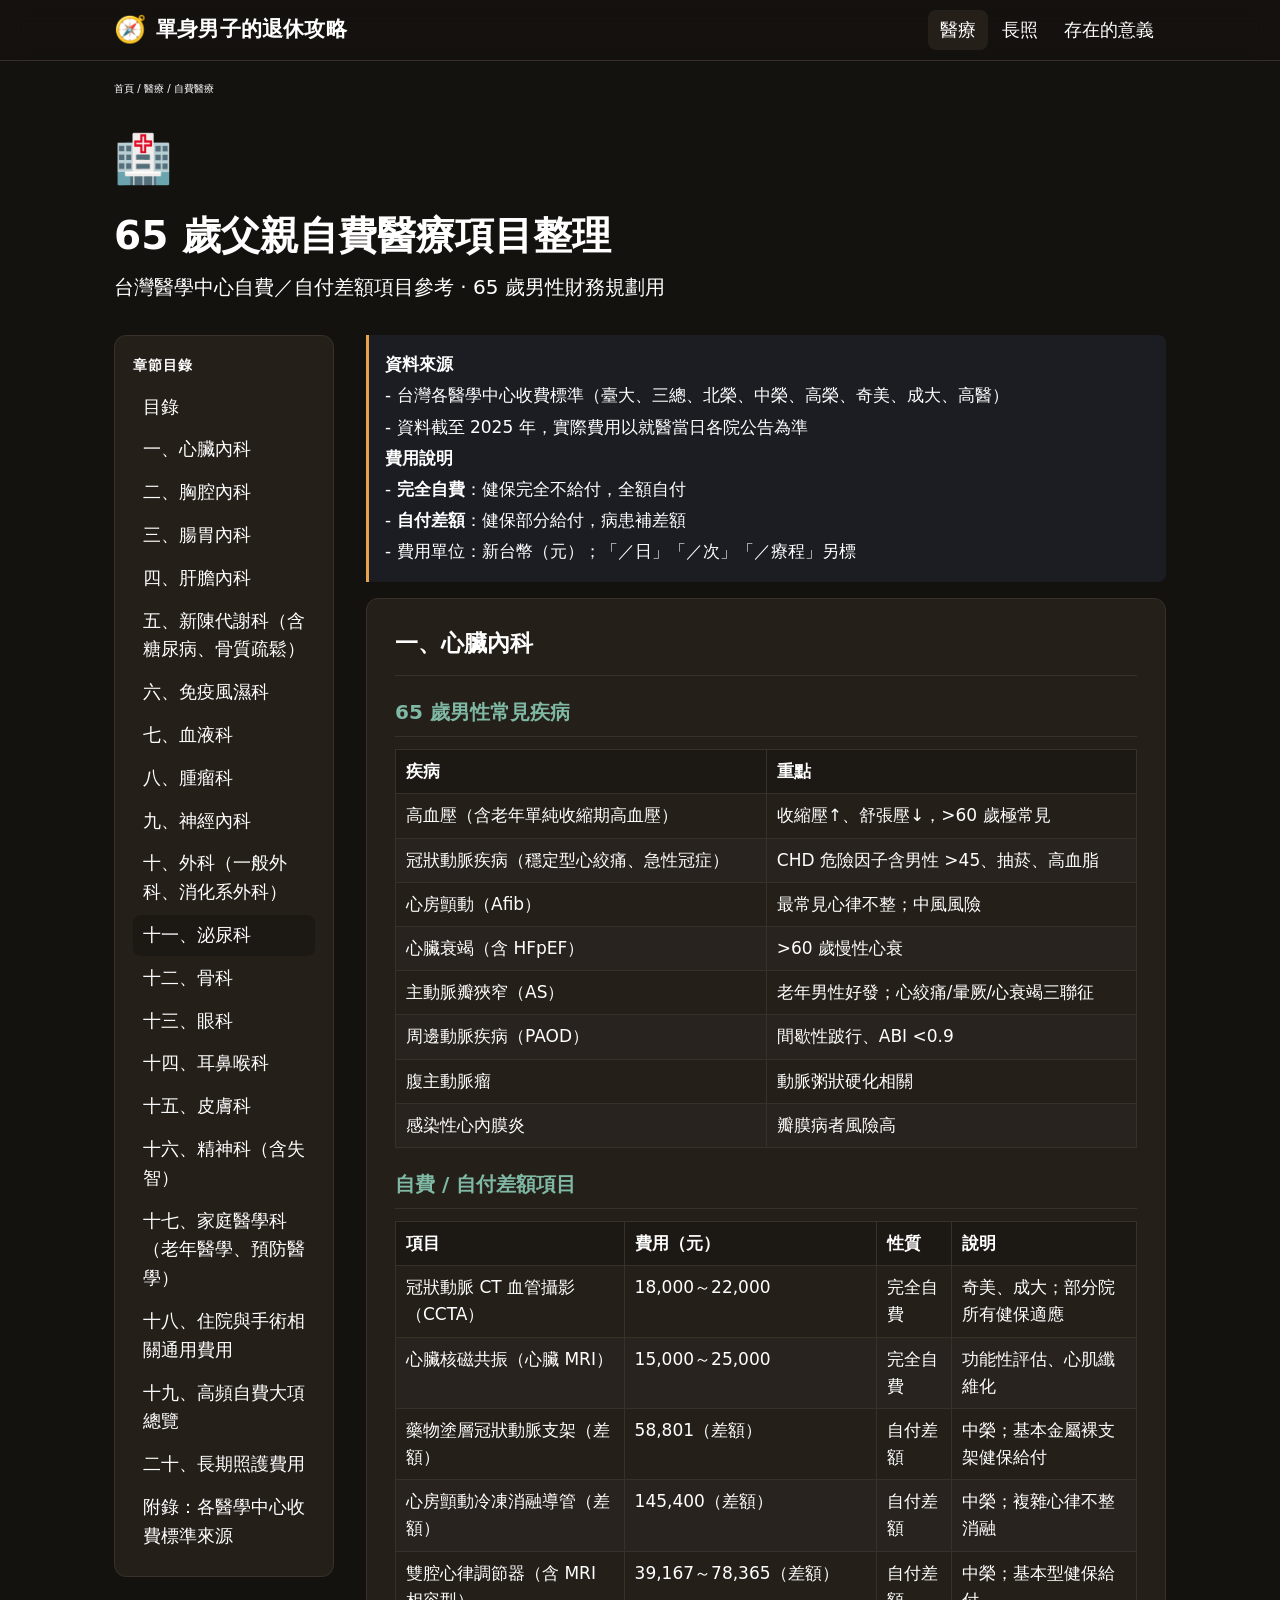
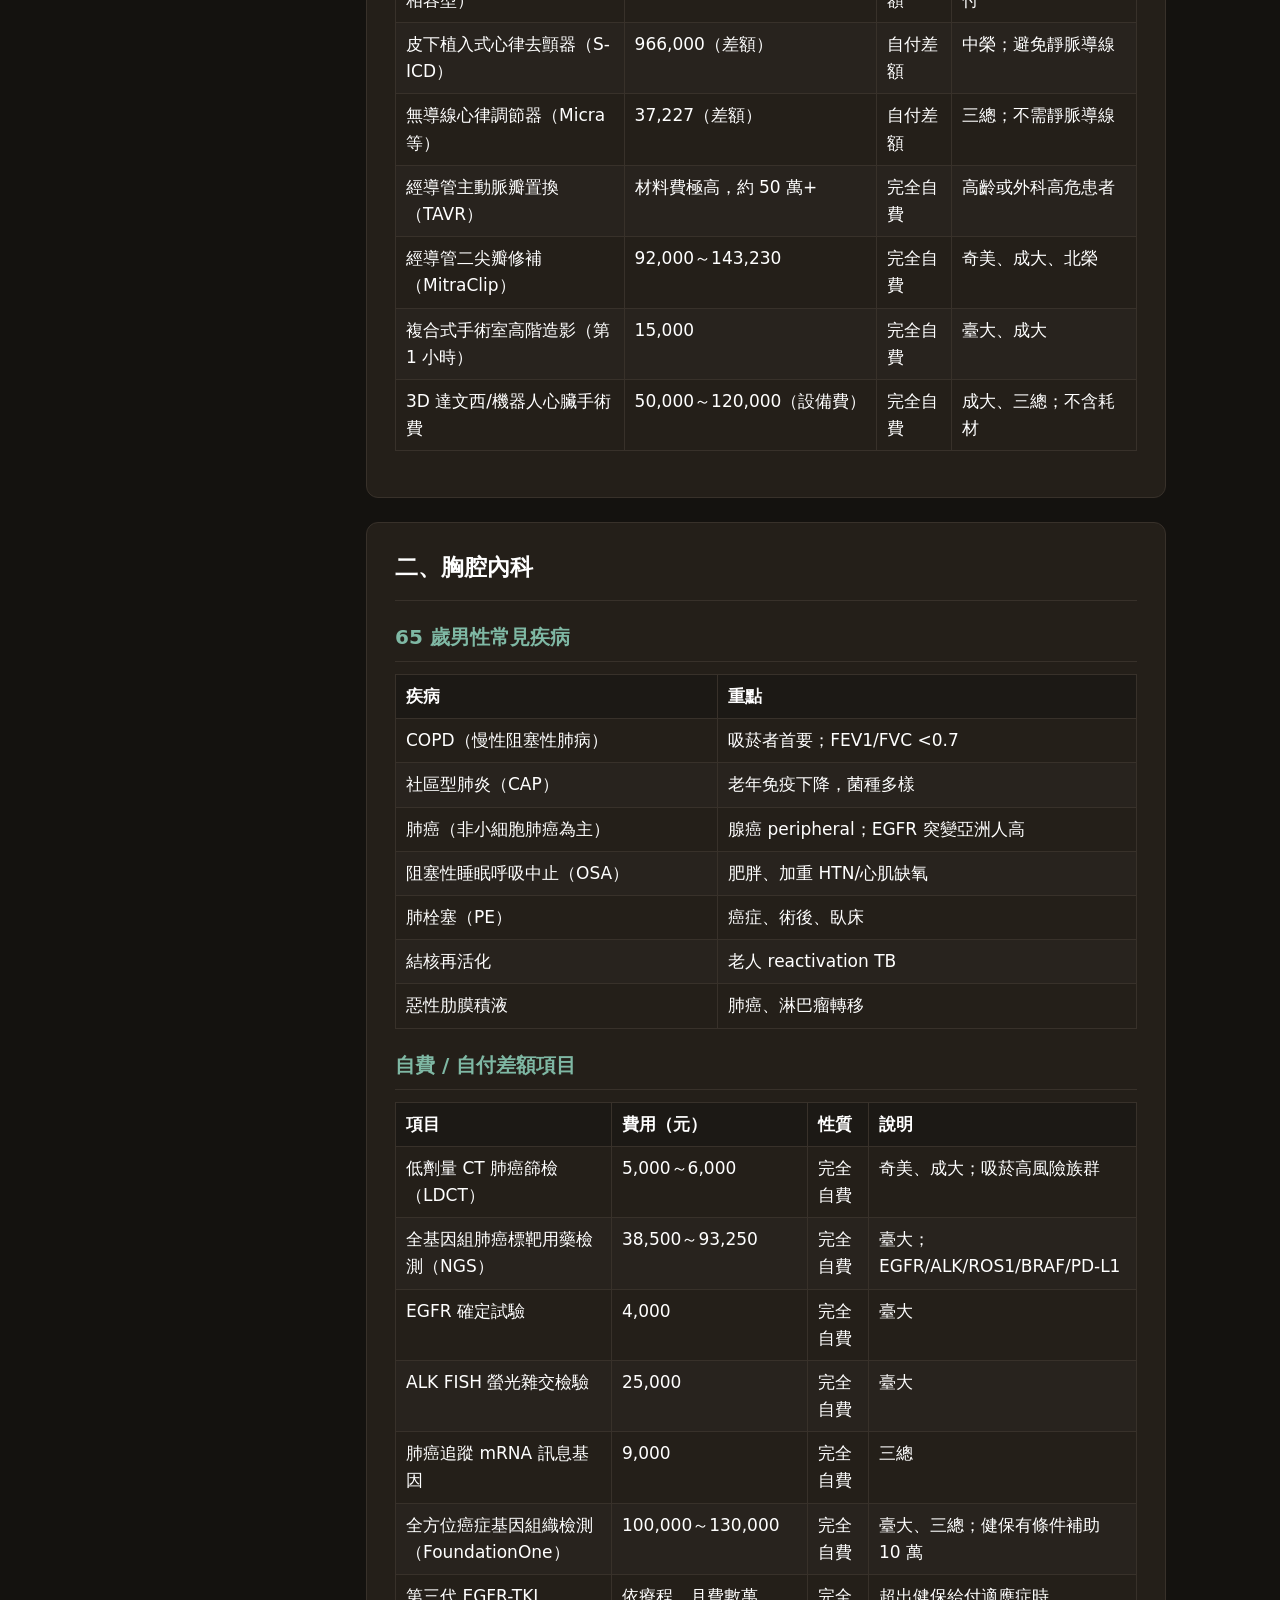
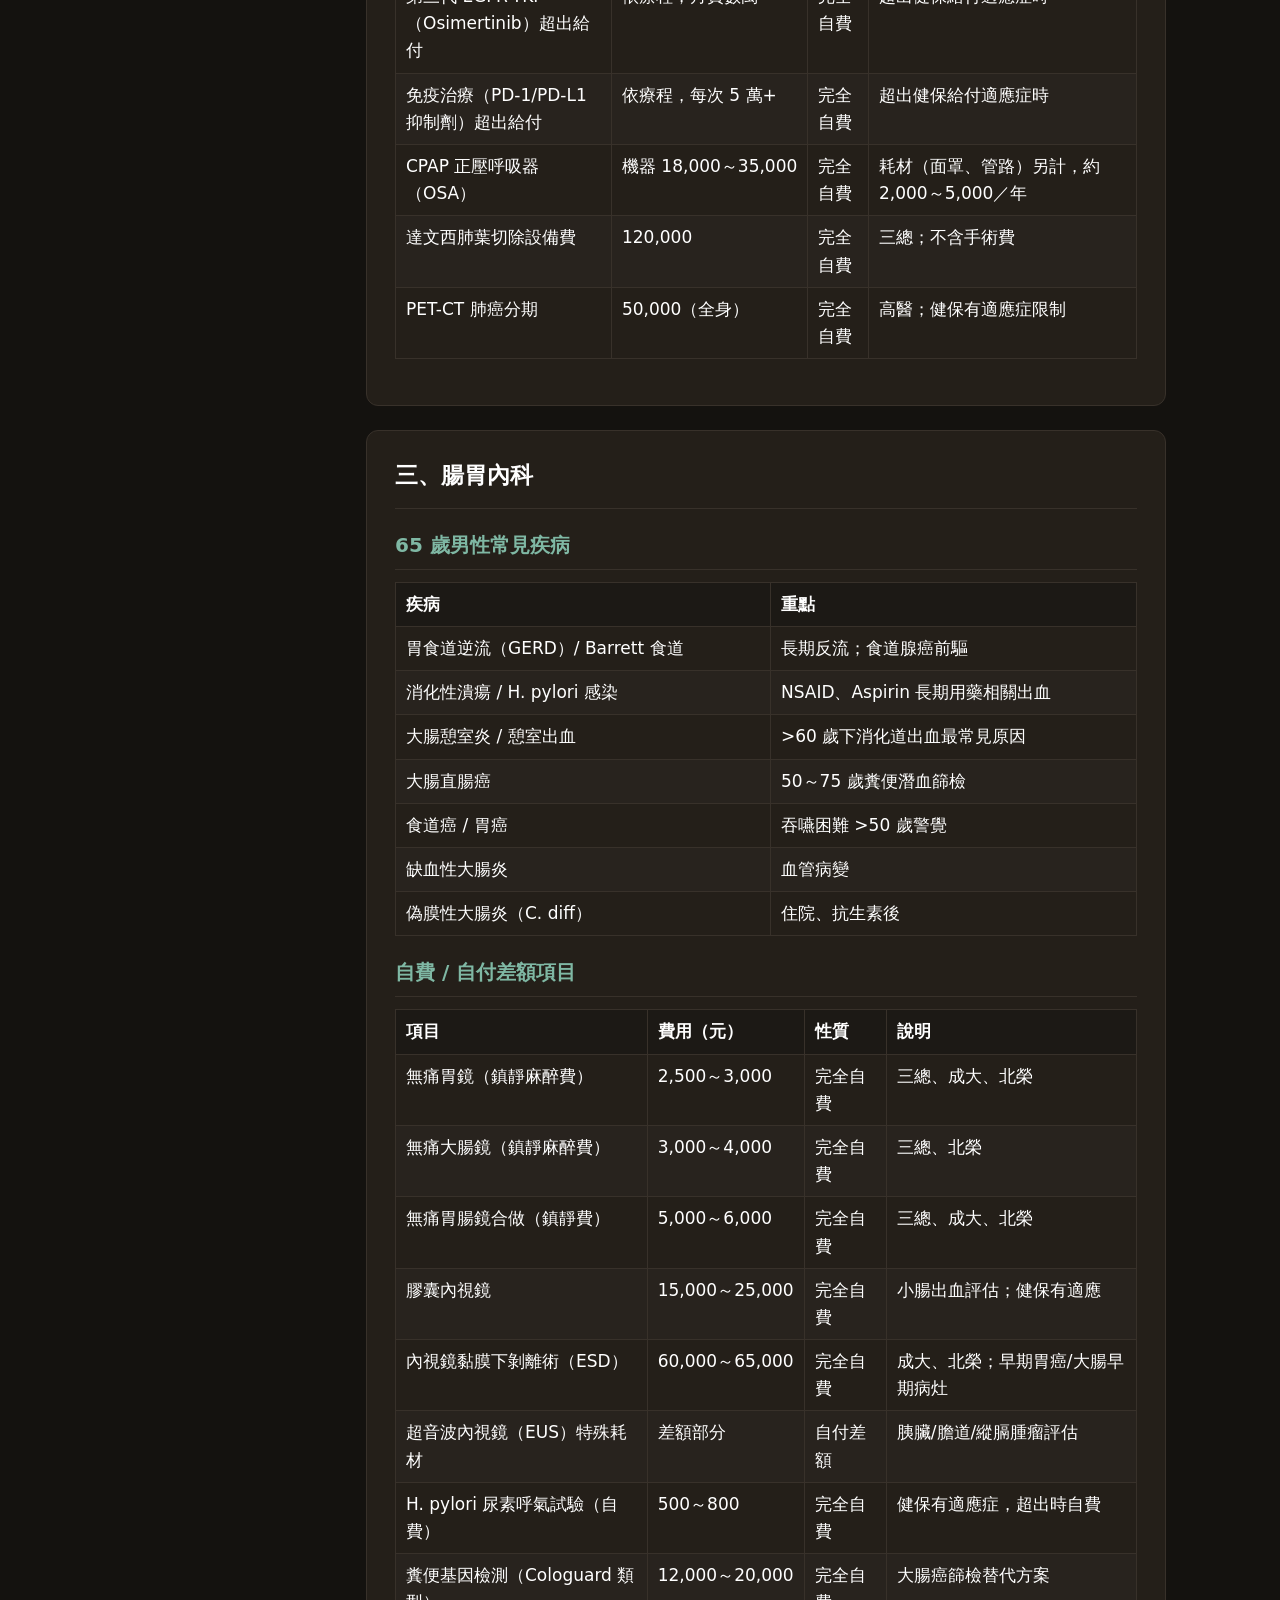
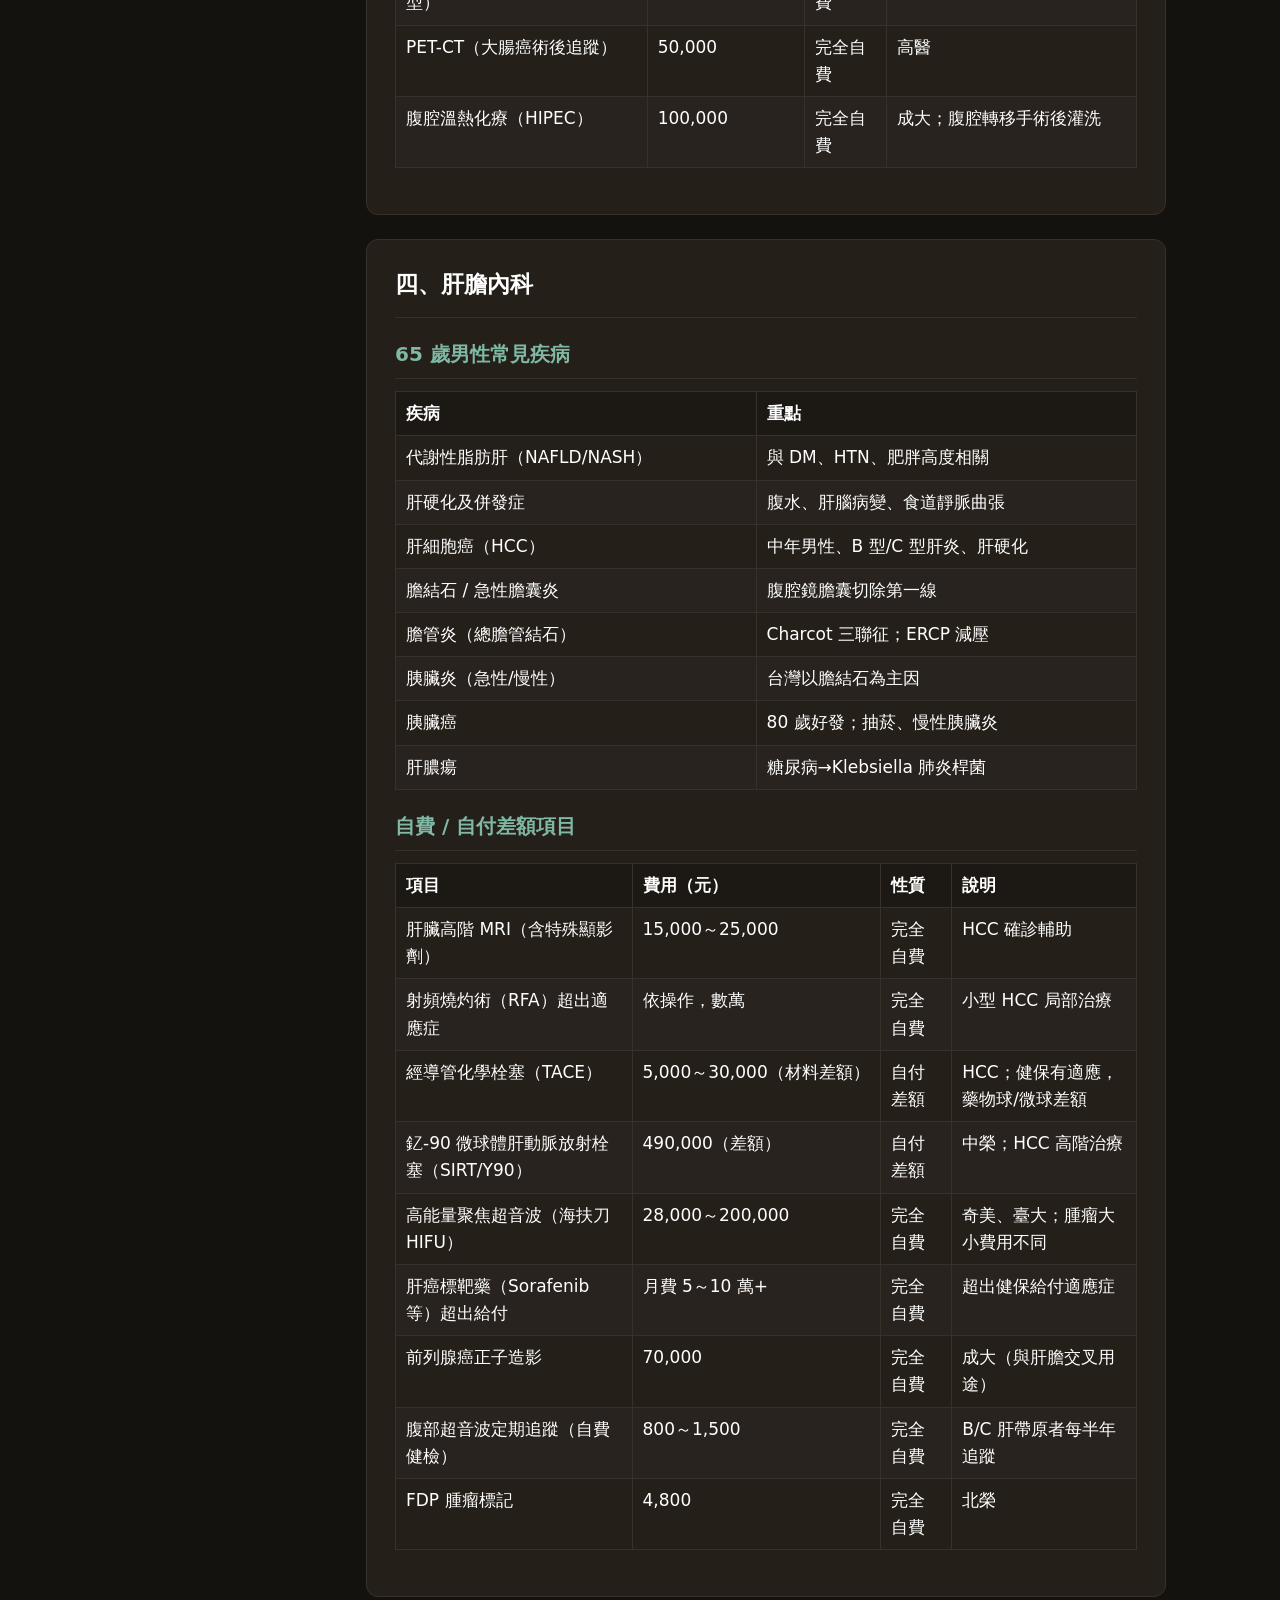
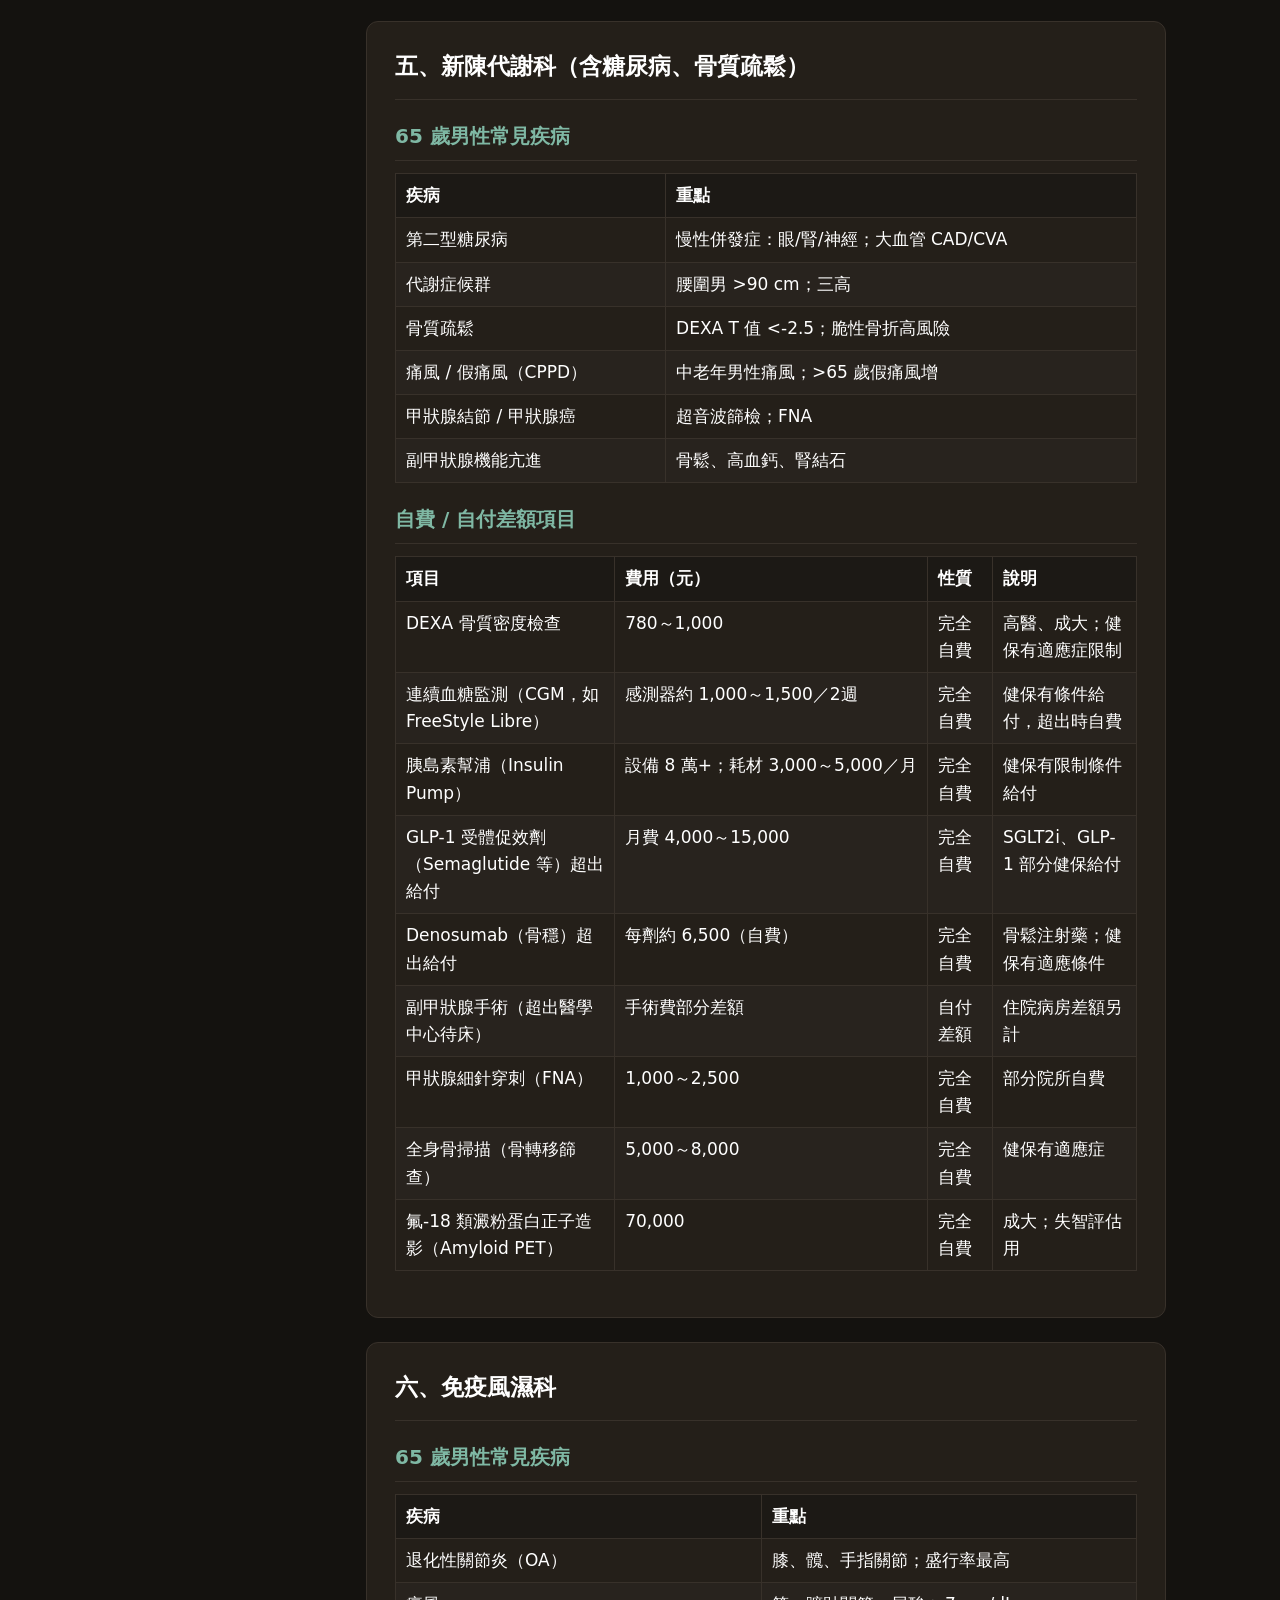
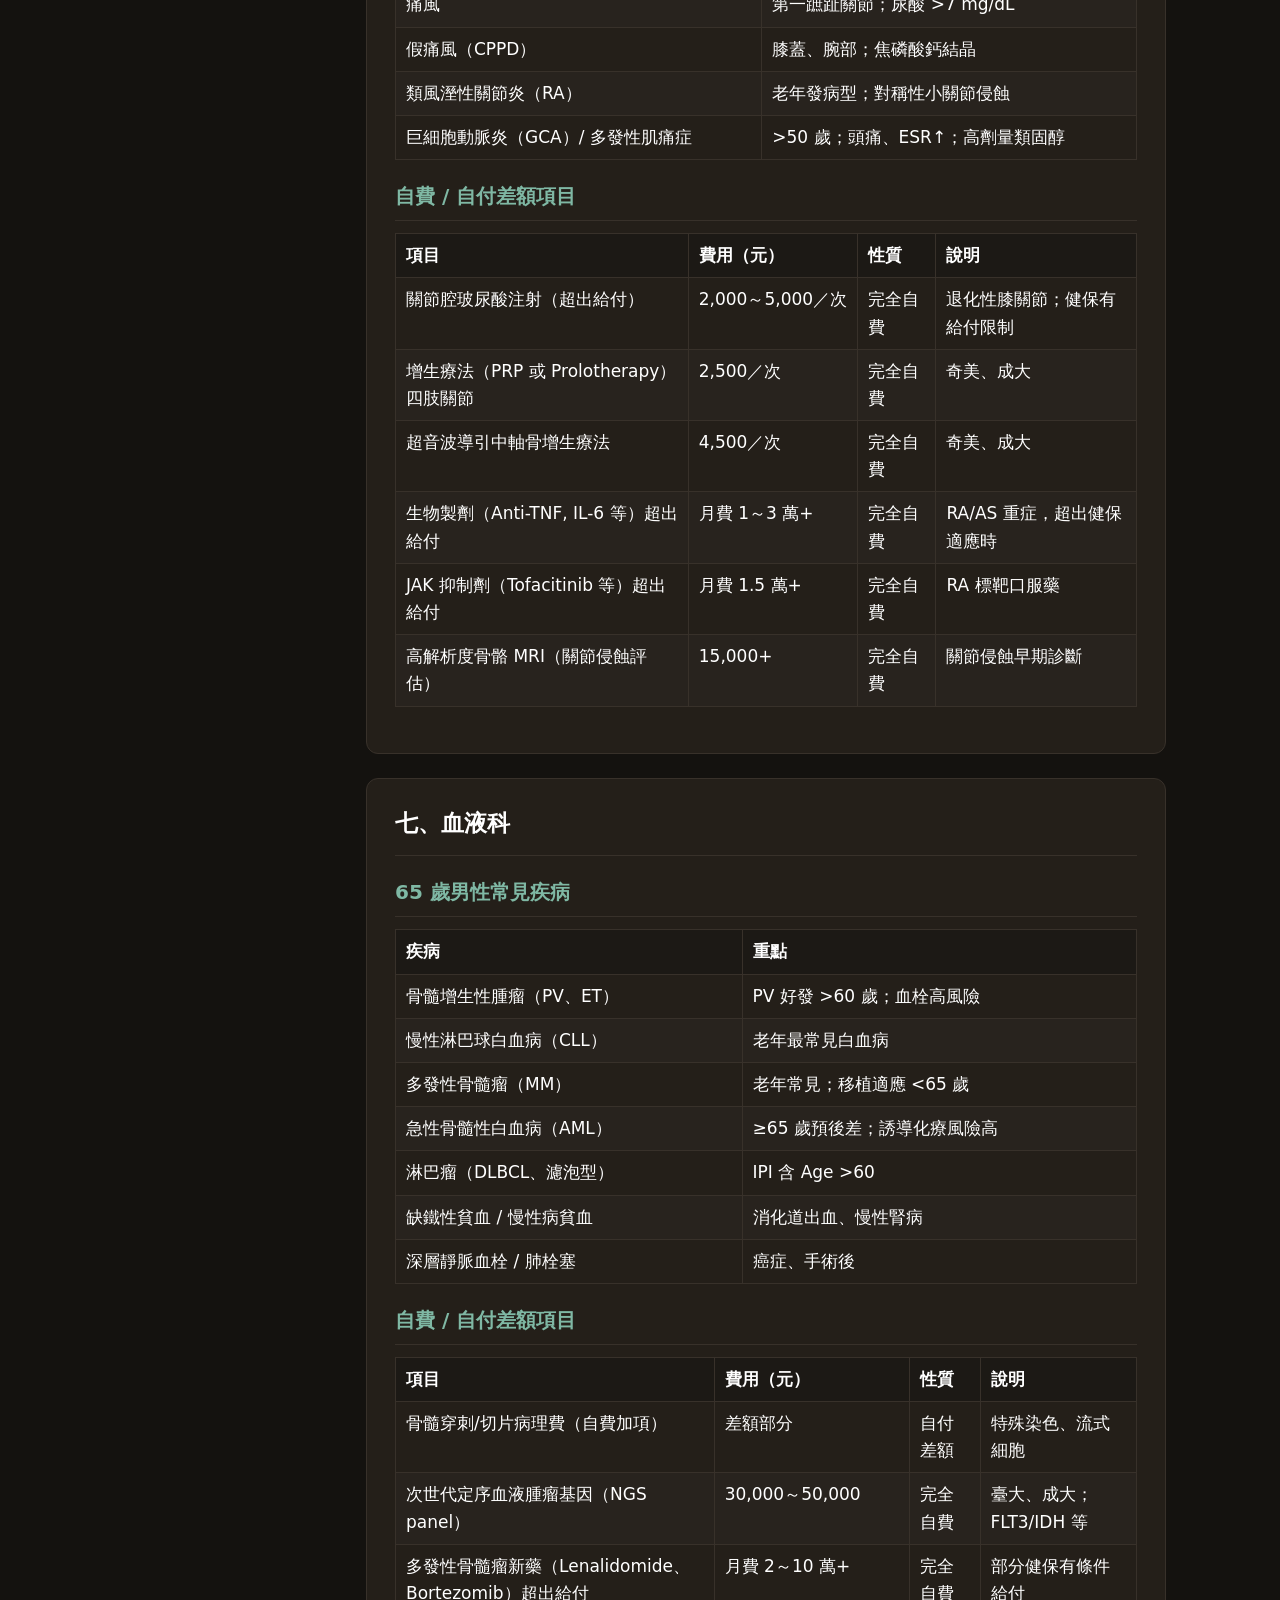
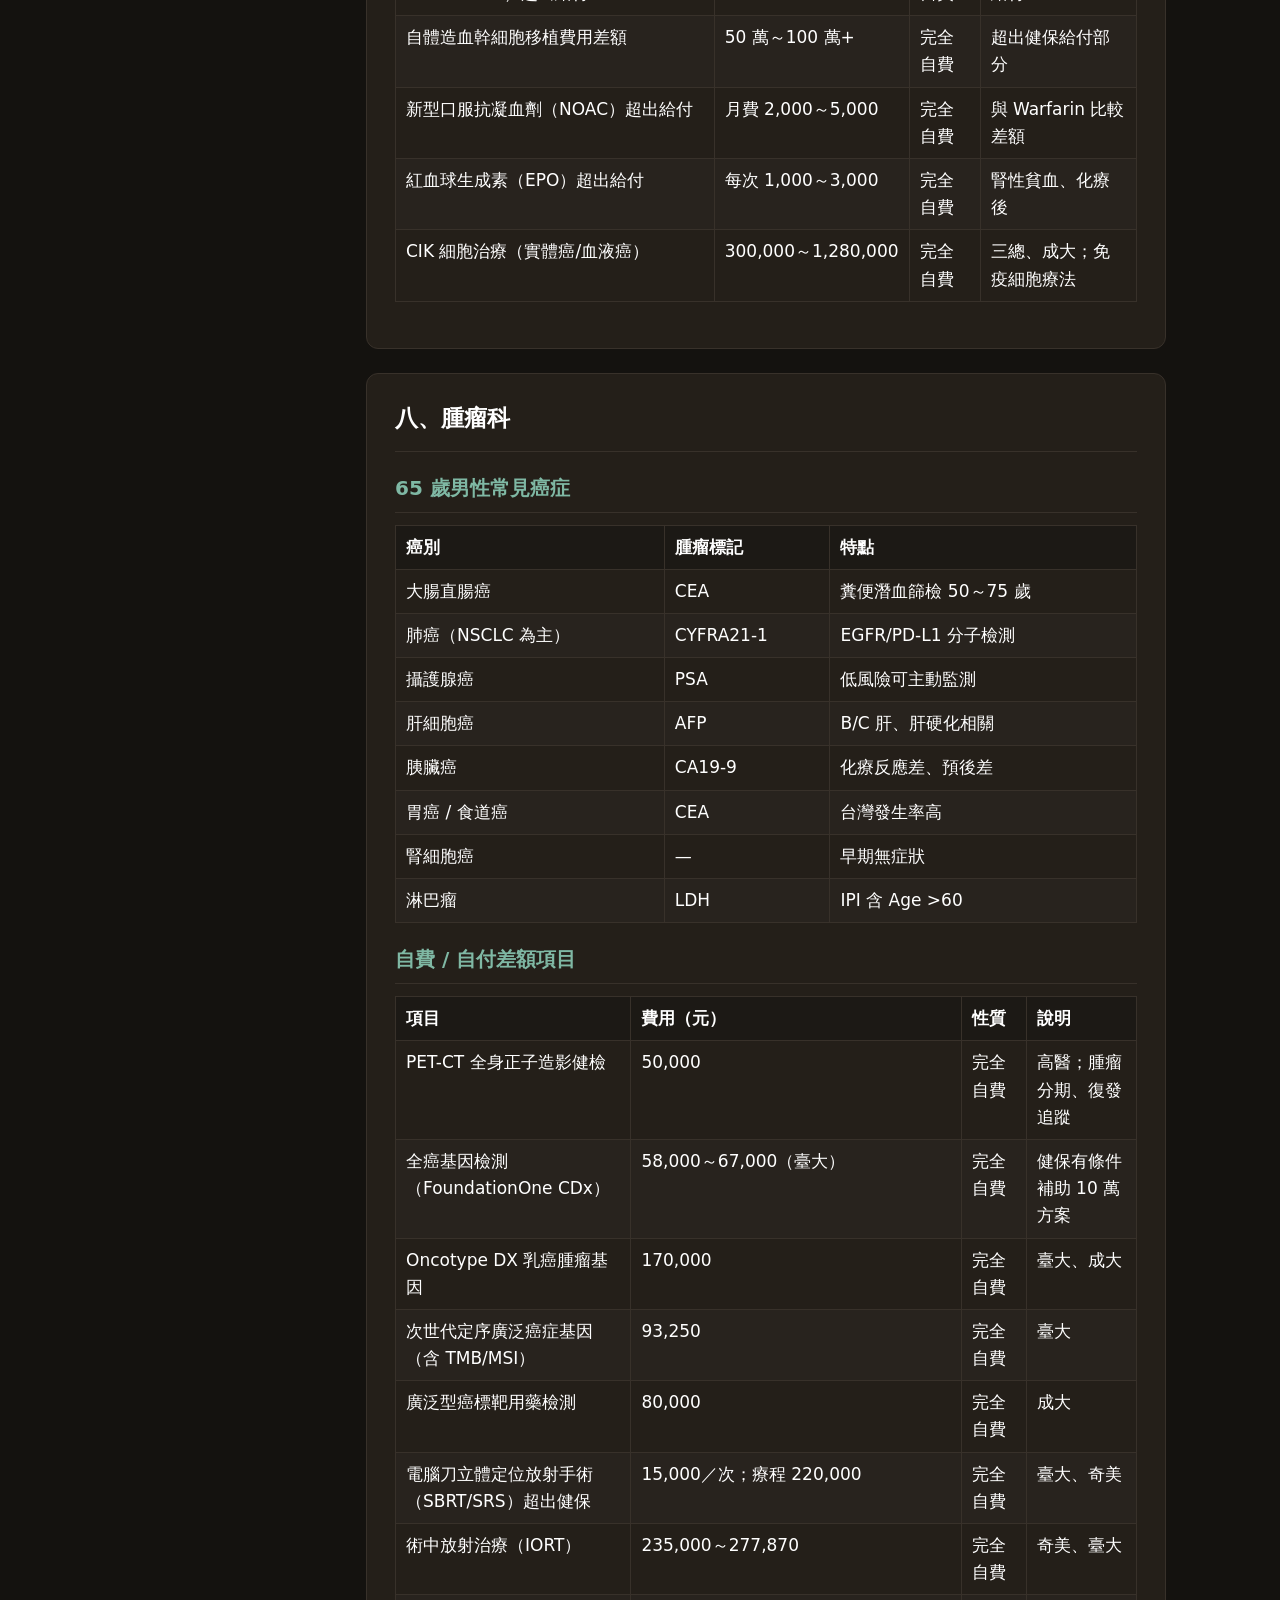
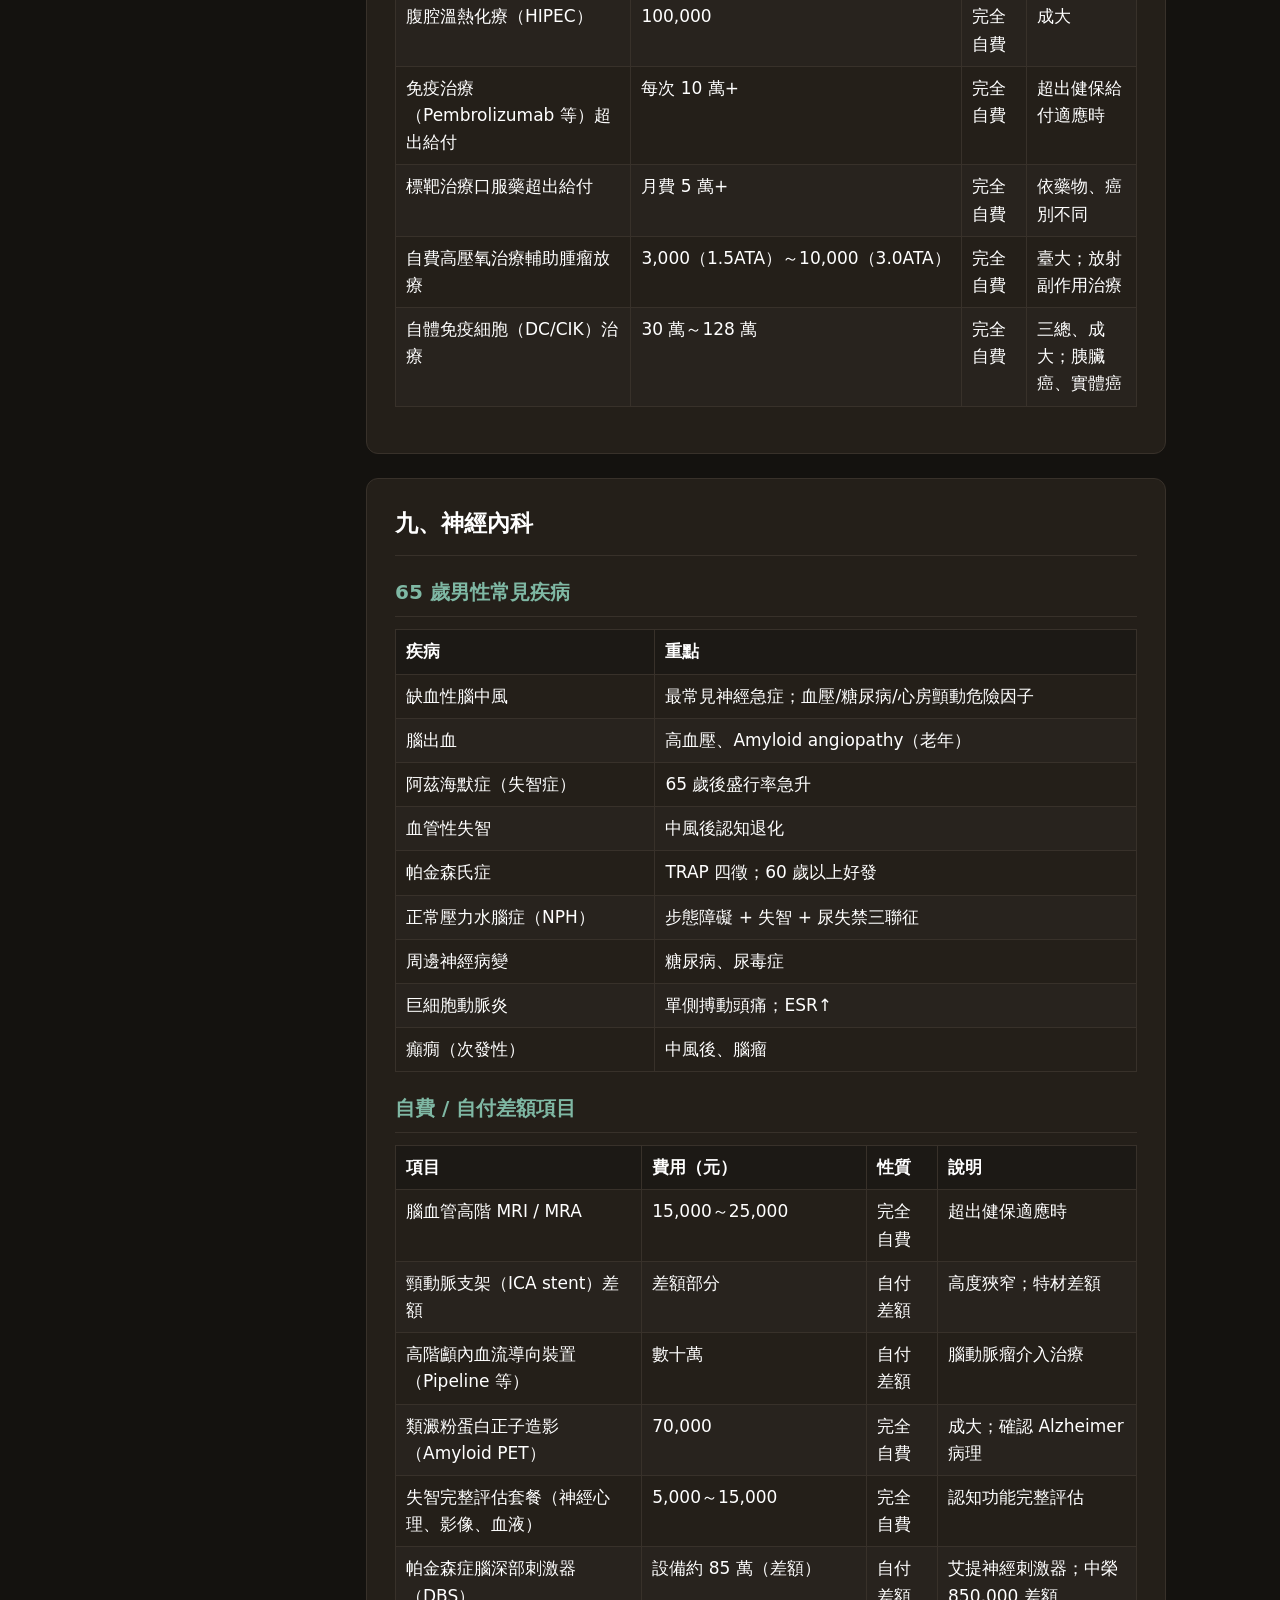
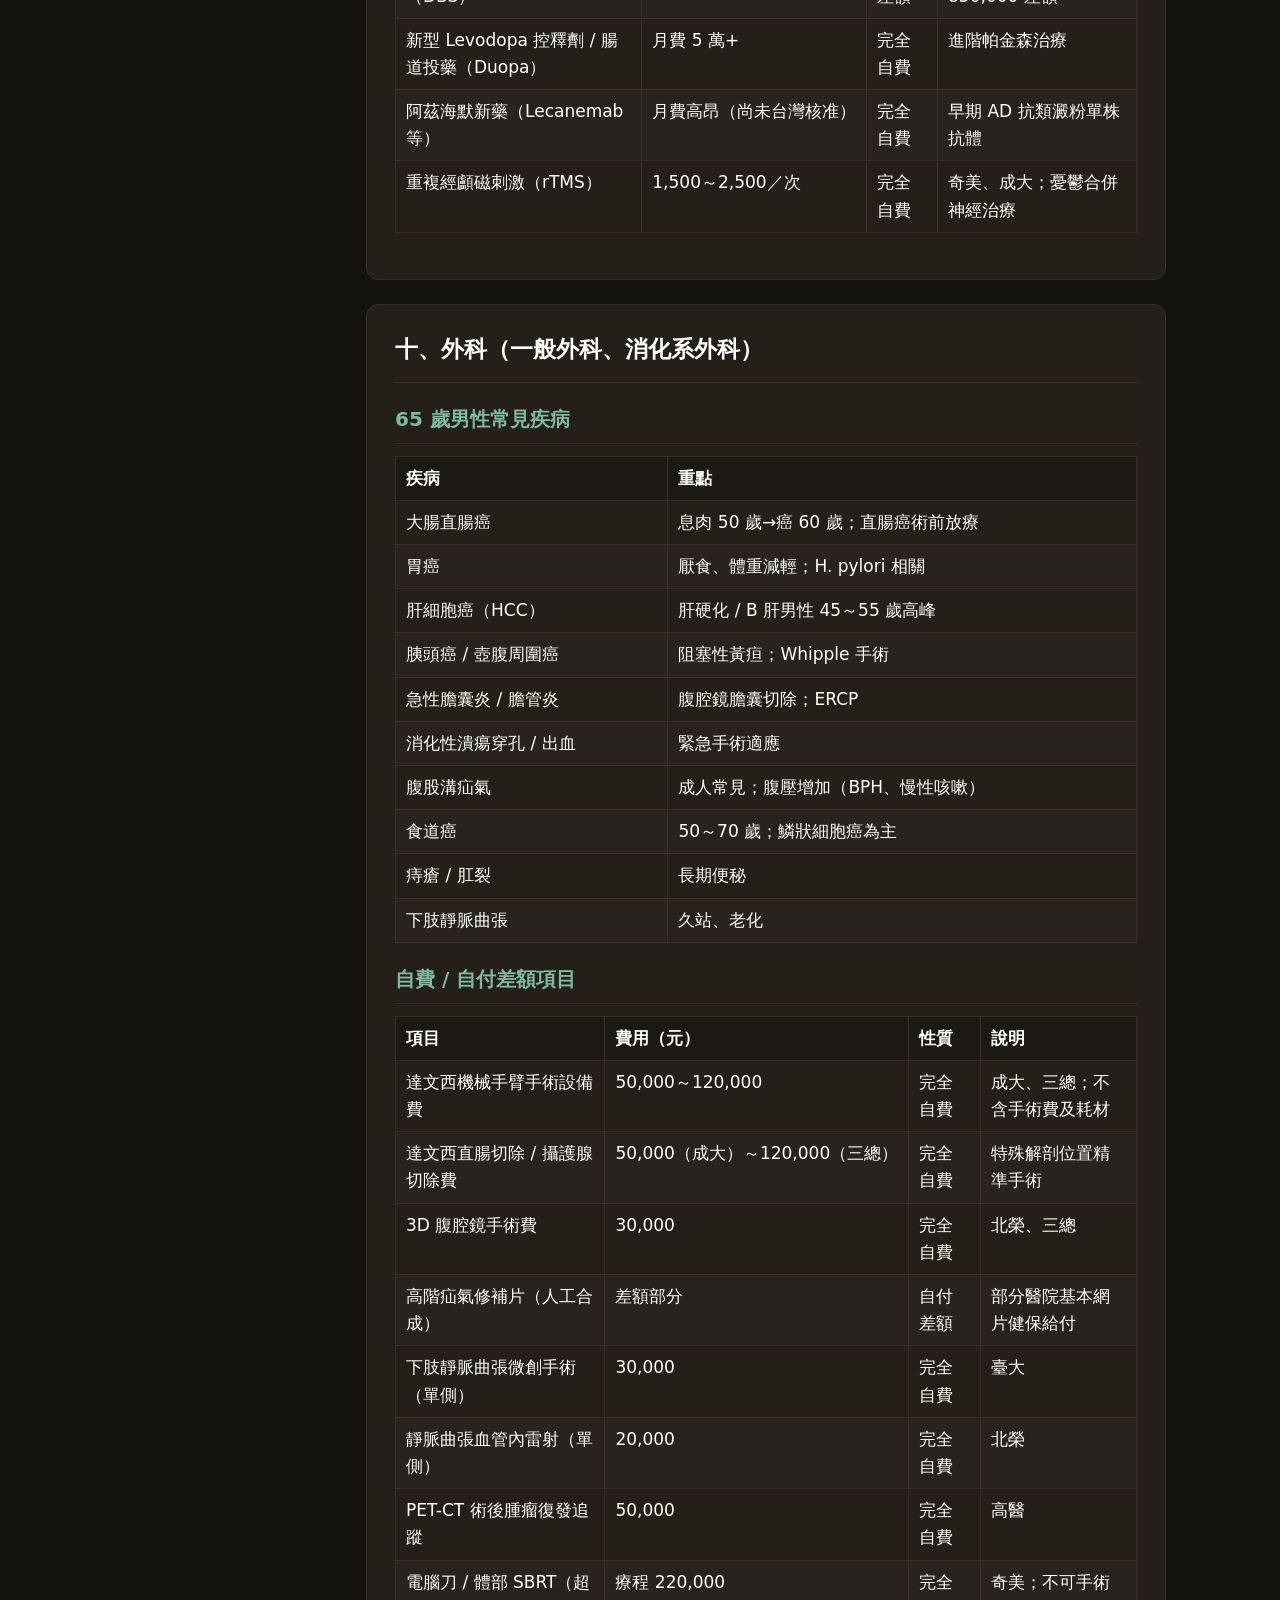
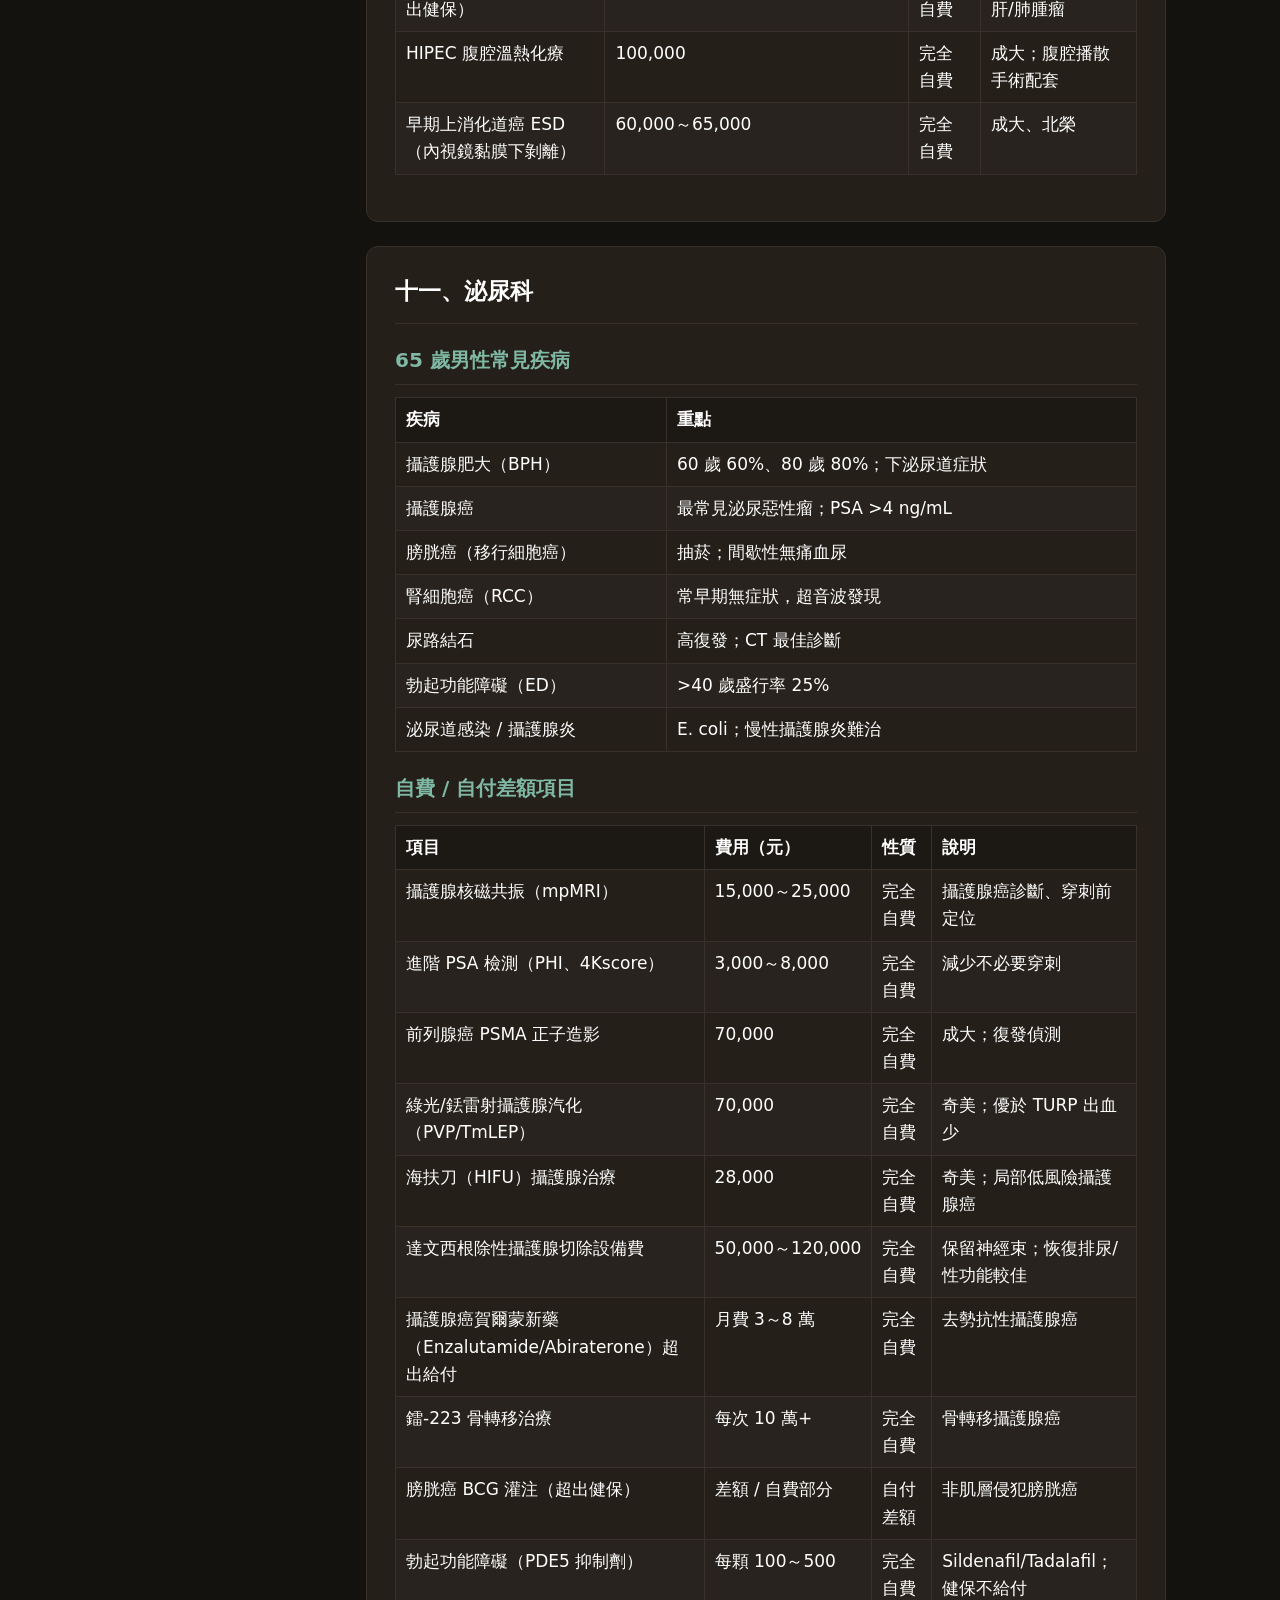
<file: pages/medical/self-paid-medical/index.html>
<!DOCTYPE html>
<html lang="zh-Hant">
<head>
  <meta charset="UTF-8" />
  <meta name="viewport" content="width=device-width, initial-scale=1.0" />
  <title>65 歲父親自費醫療項目整理 · 單身男子的退休攻略</title>
  <link rel="stylesheet" href="../../../css/style.css" />
  <style>
    .sub-title {
      font-size: 20px; font-weight: 600; color: var(--accent);
      margin: 20px 0 12px; padding-bottom: 8px;
      border-bottom: 1px solid var(--border);
    }
    .note {
      background: rgba(124, 158, 248, 0.08);
      border-left: 3px solid var(--accent);
      padding: 12px 16px; margin-bottom: 16px;
      border-radius: 0 var(--radius-sm) var(--radius-sm) 0;
      font-size: 17px; color: var(--text-muted);
    }
    .note p { margin: 4px 0; }
    .table-wrap { overflow-x: auto; margin: 12px 0 20px; }
    .med-table {
      width: 100%; border-collapse: collapse; font-size: 17px;
    }
    .med-table th, .med-table td {
      border: 1px solid var(--border); padding: 8px 10px;
      text-align: left; vertical-align: top;
    }
    .med-table th {
      background: var(--bg-surface); font-weight: 600;
      white-space: nowrap; color: var(--text);
    }
    .med-table tr:nth-child(even) td { background: rgba(255,255,255,0.02); }
    .med-table td:nth-child(2) { white-space: nowrap; font-variant-numeric: tabular-nums; }
    .page-footer-note {
      font-size: 16px; color: var(--text-dim); margin-top: 24px;
      padding-top: 16px; border-top: 1px solid var(--border);
    }
  </style>
</head>
<body>

  <header class="site-header">
    <div class="header-inner">
      <a href="../../../index.html" class="logo">
        <span class="logo-icon">🧭</span>
        <span class="logo-text">單身男子的退休攻略</span>
      </a>
      <nav class="site-nav">
        <a href="../../../index.html#medical" class="nav-link active">醫療</a>
        <a href="../../../index.html#longterm-care" class="nav-link">長照</a>
        <a href="../../../index.html#meaning" class="nav-link">存在的意義</a>
      </nav>
    </div>
  </header>

  <main class="content-main">
    <div class="breadcrumb">
      <a href="../../../index.html">首頁</a> / <a href="../../../index.html#medical">醫療</a> / 自費醫療
    </div>

    <div class="page-header">
      <span class="page-icon">🏥</span>
      <h1 class="page-title">65 歲父親自費醫療項目整理</h1>
      <p class="page-desc">台灣醫學中心自費／自付差額項目參考 · 65 歲男性財務規劃用</p>
    </div>

    <div class="page-content">
      <aside class="page-sidebar">
        <div class="sidebar-section">
          <div class="sidebar-title">章節目錄</div>
          <a href="#目錄" class="sidebar-link">目錄</a>
<a href="#心臟內科" class="sidebar-link">一、心臟內科</a>
<a href="#胸腔內科" class="sidebar-link">二、胸腔內科</a>
<a href="#腸胃內科" class="sidebar-link">三、腸胃內科</a>
<a href="#肝膽內科" class="sidebar-link">四、肝膽內科</a>
<a href="#新陳代謝科含糖尿病骨質疏鬆" class="sidebar-link">五、新陳代謝科（含糖尿病、骨質疏鬆）</a>
<a href="#免疫風濕科" class="sidebar-link">六、免疫風濕科</a>
<a href="#血液科" class="sidebar-link">七、血液科</a>
<a href="#腫瘤科" class="sidebar-link">八、腫瘤科</a>
<a href="#神經內科" class="sidebar-link">九、神經內科</a>
<a href="#外科一般外科消化系外科" class="sidebar-link">十、外科（一般外科、消化系外科）</a>
<a href="#泌尿科" class="sidebar-link">十一、泌尿科</a>
<a href="#骨科" class="sidebar-link">十二、骨科</a>
<a href="#眼科" class="sidebar-link">十三、眼科</a>
<a href="#耳鼻喉科" class="sidebar-link">十四、耳鼻喉科</a>
<a href="#皮膚科" class="sidebar-link">十五、皮膚科</a>
<a href="#精神科含失智" class="sidebar-link">十六、精神科（含失智）</a>
<a href="#家庭醫學科老年醫學預防醫學" class="sidebar-link">十七、家庭醫學科（老年醫學、預防醫學）</a>
<a href="#住院與手術相關通用費用" class="sidebar-link">十八、住院與手術相關通用費用</a>
<a href="#高頻自費大項總覽" class="sidebar-link">十九、高頻自費大項總覽</a>
<a href="#長期照護費用" class="sidebar-link">二十、長期照護費用</a>
<a href="#附錄-各醫學中心收費標準來源" class="sidebar-link">附錄：各醫學中心收費標準來源</a>
        </div>
      </aside>

      <div class="page-main">
        <blockquote class="note">
<p><strong>資料來源</strong></p>
<p>- 台灣各醫學中心收費標準（臺大、三總、北榮、中榮、高榮、奇美、成大、高醫）</p>
<p>- 資料截至 2025 年，實際費用以就醫當日各院公告為準</p>
<p><strong>費用說明</strong></p>
<p>- <strong>完全自費</strong>：健保完全不給付，全額自付</p>
<p>- <strong>自付差額</strong>：健保部分給付，病患補差額</p>
<p>- 費用單位：新台幣（元）；「／日」「／次」「／療程」另標</p>
</blockquote>

<section class="content-section" id="心臟內科">
<h2>一、心臟內科</h2>
<h3 class="sub-title">65 歲男性常見疾病</h3>
<div class="table-wrap"><table class="med-table"><thead><tr><th>疾病</th><th>重點</th></tr></thead><tbody><tr><td>高血壓（含老年單純收縮期高血壓）</td><td>收縮壓↑、舒張壓↓，&gt;60 歲極常見</td></tr><tr><td>冠狀動脈疾病（穩定型心絞痛、急性冠症）</td><td>CHD 危險因子含男性 &gt;45、抽菸、高血脂</td></tr><tr><td>心房顫動（Afib）</td><td>最常見心律不整；中風風險</td></tr><tr><td>心臟衰竭（含 HFpEF）</td><td>&gt;60 歲慢性心衰</td></tr><tr><td>主動脈瓣狹窄（AS）</td><td>老年男性好發；心絞痛/暈厥/心衰竭三聯征</td></tr><tr><td>周邊動脈疾病（PAOD）</td><td>間歇性跛行、ABI &lt;0.9</td></tr><tr><td>腹主動脈瘤</td><td>動脈粥狀硬化相關</td></tr><tr><td>感染性心內膜炎</td><td>瓣膜病者風險高</td></tr></tbody></table></div>
<h3 class="sub-title">自費 / 自付差額項目</h3>
<div class="table-wrap"><table class="med-table"><thead><tr><th>項目</th><th>費用（元）</th><th>性質</th><th>說明</th></tr></thead><tbody><tr><td>冠狀動脈 CT 血管攝影（CCTA）</td><td>18,000～22,000</td><td>完全自費</td><td>奇美、成大；部分院所有健保適應</td></tr><tr><td>心臟核磁共振（心臟 MRI）</td><td>15,000～25,000</td><td>完全自費</td><td>功能性評估、心肌纖維化</td></tr><tr><td>藥物塗層冠狀動脈支架（差額）</td><td>58,801（差額）</td><td>自付差額</td><td>中榮；基本金屬裸支架健保給付</td></tr><tr><td>心房顫動冷凍消融導管（差額）</td><td>145,400（差額）</td><td>自付差額</td><td>中榮；複雜心律不整消融</td></tr><tr><td>雙腔心律調節器（含 MRI 相容型）</td><td>39,167～78,365（差額）</td><td>自付差額</td><td>中榮；基本型健保給付</td></tr><tr><td>皮下植入式心律去顫器（S-ICD）</td><td>966,000（差額）</td><td>自付差額</td><td>中榮；避免靜脈導線</td></tr><tr><td>無導線心律調節器（Micra 等）</td><td>37,227（差額）</td><td>自付差額</td><td>三總；不需靜脈導線</td></tr><tr><td>經導管主動脈瓣置換（TAVR）</td><td>材料費極高，約 50 萬+</td><td>完全自費</td><td>高齡或外科高危患者</td></tr><tr><td>經導管二尖瓣修補（MitraClip）</td><td>92,000～143,230</td><td>完全自費</td><td>奇美、成大、北榮</td></tr><tr><td>複合式手術室高階造影（第 1 小時）</td><td>15,000</td><td>完全自費</td><td>臺大、成大</td></tr><tr><td>3D 達文西/機器人心臟手術費</td><td>50,000～120,000（設備費）</td><td>完全自費</td><td>成大、三總；不含耗材</td></tr></tbody></table></div>
</section>
<section class="content-section" id="胸腔內科">
<h2>二、胸腔內科</h2>
<h3 class="sub-title">65 歲男性常見疾病</h3>
<div class="table-wrap"><table class="med-table"><thead><tr><th>疾病</th><th>重點</th></tr></thead><tbody><tr><td>COPD（慢性阻塞性肺病）</td><td>吸菸者首要；FEV1/FVC &lt;0.7</td></tr><tr><td>社區型肺炎（CAP）</td><td>老年免疫下降，菌種多樣</td></tr><tr><td>肺癌（非小細胞肺癌為主）</td><td>腺癌 peripheral；EGFR 突變亞洲人高</td></tr><tr><td>阻塞性睡眠呼吸中止（OSA）</td><td>肥胖、加重 HTN/心肌缺氧</td></tr><tr><td>肺栓塞（PE）</td><td>癌症、術後、臥床</td></tr><tr><td>結核再活化</td><td>老人 reactivation TB</td></tr><tr><td>惡性肋膜積液</td><td>肺癌、淋巴瘤轉移</td></tr></tbody></table></div>
<h3 class="sub-title">自費 / 自付差額項目</h3>
<div class="table-wrap"><table class="med-table"><thead><tr><th>項目</th><th>費用（元）</th><th>性質</th><th>說明</th></tr></thead><tbody><tr><td>低劑量 CT 肺癌篩檢（LDCT）</td><td>5,000～6,000</td><td>完全自費</td><td>奇美、成大；吸菸高風險族群</td></tr><tr><td>全基因組肺癌標靶用藥檢測（NGS）</td><td>38,500～93,250</td><td>完全自費</td><td>臺大；EGFR/ALK/ROS1/BRAF/PD-L1</td></tr><tr><td>EGFR 確定試驗</td><td>4,000</td><td>完全自費</td><td>臺大</td></tr><tr><td>ALK FISH 螢光雜交檢驗</td><td>25,000</td><td>完全自費</td><td>臺大</td></tr><tr><td>肺癌追蹤 mRNA 訊息基因</td><td>9,000</td><td>完全自費</td><td>三總</td></tr><tr><td>全方位癌症基因組織檢測（FoundationOne）</td><td>100,000～130,000</td><td>完全自費</td><td>臺大、三總；健保有條件補助 10 萬</td></tr><tr><td>第三代 EGFR-TKI（Osimertinib）超出給付</td><td>依療程，月費數萬</td><td>完全自費</td><td>超出健保給付適應症時</td></tr><tr><td>免疫治療（PD-1/PD-L1 抑制劑）超出給付</td><td>依療程，每次 5 萬+</td><td>完全自費</td><td>超出健保給付適應症時</td></tr><tr><td>CPAP 正壓呼吸器（OSA）</td><td>機器 18,000～35,000</td><td>完全自費</td><td>耗材（面罩、管路）另計，約 2,000～5,000／年</td></tr><tr><td>達文西肺葉切除設備費</td><td>120,000</td><td>完全自費</td><td>三總；不含手術費</td></tr><tr><td>PET-CT 肺癌分期</td><td>50,000（全身）</td><td>完全自費</td><td>高醫；健保有適應症限制</td></tr></tbody></table></div>
</section>
<section class="content-section" id="腸胃內科">
<h2>三、腸胃內科</h2>
<h3 class="sub-title">65 歲男性常見疾病</h3>
<div class="table-wrap"><table class="med-table"><thead><tr><th>疾病</th><th>重點</th></tr></thead><tbody><tr><td>胃食道逆流（GERD）/ Barrett 食道</td><td>長期反流；食道腺癌前驅</td></tr><tr><td>消化性潰瘍 / H. pylori 感染</td><td>NSAID、Aspirin 長期用藥相關出血</td></tr><tr><td>大腸憩室炎 / 憩室出血</td><td>&gt;60 歲下消化道出血最常見原因</td></tr><tr><td>大腸直腸癌</td><td>50～75 歲糞便潛血篩檢</td></tr><tr><td>食道癌 / 胃癌</td><td>吞嚥困難 &gt;50 歲警覺</td></tr><tr><td>缺血性大腸炎</td><td>血管病變</td></tr><tr><td>偽膜性大腸炎（C. diff）</td><td>住院、抗生素後</td></tr></tbody></table></div>
<h3 class="sub-title">自費 / 自付差額項目</h3>
<div class="table-wrap"><table class="med-table"><thead><tr><th>項目</th><th>費用（元）</th><th>性質</th><th>說明</th></tr></thead><tbody><tr><td>無痛胃鏡（鎮靜麻醉費）</td><td>2,500～3,000</td><td>完全自費</td><td>三總、成大、北榮</td></tr><tr><td>無痛大腸鏡（鎮靜麻醉費）</td><td>3,000～4,000</td><td>完全自費</td><td>三總、北榮</td></tr><tr><td>無痛胃腸鏡合做（鎮靜費）</td><td>5,000～6,000</td><td>完全自費</td><td>三總、成大、北榮</td></tr><tr><td>膠囊內視鏡</td><td>15,000～25,000</td><td>完全自費</td><td>小腸出血評估；健保有適應</td></tr><tr><td>內視鏡黏膜下剝離術（ESD）</td><td>60,000～65,000</td><td>完全自費</td><td>成大、北榮；早期胃癌/大腸早期病灶</td></tr><tr><td>超音波內視鏡（EUS）特殊耗材</td><td>差額部分</td><td>自付差額</td><td>胰臟/膽道/縱膈腫瘤評估</td></tr><tr><td>H. pylori 尿素呼氣試驗（自費）</td><td>500～800</td><td>完全自費</td><td>健保有適應症，超出時自費</td></tr><tr><td>糞便基因檢測（Cologuard 類型）</td><td>12,000～20,000</td><td>完全自費</td><td>大腸癌篩檢替代方案</td></tr><tr><td>PET-CT（大腸癌術後追蹤）</td><td>50,000</td><td>完全自費</td><td>高醫</td></tr><tr><td>腹腔溫熱化療（HIPEC）</td><td>100,000</td><td>完全自費</td><td>成大；腹腔轉移手術後灌洗</td></tr></tbody></table></div>
</section>
<section class="content-section" id="肝膽內科">
<h2>四、肝膽內科</h2>
<h3 class="sub-title">65 歲男性常見疾病</h3>
<div class="table-wrap"><table class="med-table"><thead><tr><th>疾病</th><th>重點</th></tr></thead><tbody><tr><td>代謝性脂肪肝（NAFLD/NASH）</td><td>與 DM、HTN、肥胖高度相關</td></tr><tr><td>肝硬化及併發症</td><td>腹水、肝腦病變、食道靜脈曲張</td></tr><tr><td>肝細胞癌（HCC）</td><td>中年男性、B 型/C 型肝炎、肝硬化</td></tr><tr><td>膽結石 / 急性膽囊炎</td><td>腹腔鏡膽囊切除第一線</td></tr><tr><td>膽管炎（總膽管結石）</td><td>Charcot 三聯征；ERCP 減壓</td></tr><tr><td>胰臟炎（急性/慢性）</td><td>台灣以膽結石為主因</td></tr><tr><td>胰臟癌</td><td>80 歲好發；抽菸、慢性胰臟炎</td></tr><tr><td>肝膿瘍</td><td>糖尿病→Klebsiella 肺炎桿菌</td></tr></tbody></table></div>
<h3 class="sub-title">自費 / 自付差額項目</h3>
<div class="table-wrap"><table class="med-table"><thead><tr><th>項目</th><th>費用（元）</th><th>性質</th><th>說明</th></tr></thead><tbody><tr><td>肝臟高階 MRI（含特殊顯影劑）</td><td>15,000～25,000</td><td>完全自費</td><td>HCC 確診輔助</td></tr><tr><td>射頻燒灼術（RFA）超出適應症</td><td>依操作，數萬</td><td>完全自費</td><td>小型 HCC 局部治療</td></tr><tr><td>經導管化學栓塞（TACE）</td><td>5,000～30,000（材料差額）</td><td>自付差額</td><td>HCC；健保有適應，藥物球/微球差額</td></tr><tr><td>釔-90 微球體肝動脈放射栓塞（SIRT/Y90）</td><td>490,000（差額）</td><td>自付差額</td><td>中榮；HCC 高階治療</td></tr><tr><td>高能量聚焦超音波（海扶刀 HIFU）</td><td>28,000～200,000</td><td>完全自費</td><td>奇美、臺大；腫瘤大小費用不同</td></tr><tr><td>肝癌標靶藥（Sorafenib 等）超出給付</td><td>月費 5～10 萬+</td><td>完全自費</td><td>超出健保給付適應症</td></tr><tr><td>前列腺癌正子造影</td><td>70,000</td><td>完全自費</td><td>成大（與肝膽交叉用途）</td></tr><tr><td>腹部超音波定期追蹤（自費健檢）</td><td>800～1,500</td><td>完全自費</td><td>B/C 肝帶原者每半年追蹤</td></tr><tr><td>FDP 腫瘤標記</td><td>4,800</td><td>完全自費</td><td>北榮</td></tr></tbody></table></div>
</section>
<section class="content-section" id="新陳代謝科含糖尿病骨質疏鬆">
<h2>五、新陳代謝科（含糖尿病、骨質疏鬆）</h2>
<h3 class="sub-title">65 歲男性常見疾病</h3>
<div class="table-wrap"><table class="med-table"><thead><tr><th>疾病</th><th>重點</th></tr></thead><tbody><tr><td>第二型糖尿病</td><td>慢性併發症：眼/腎/神經；大血管 CAD/CVA</td></tr><tr><td>代謝症候群</td><td>腰圍男 &gt;90 cm；三高</td></tr><tr><td>骨質疏鬆</td><td>DEXA T 值 &lt;-2.5；脆性骨折高風險</td></tr><tr><td>痛風 / 假痛風（CPPD）</td><td>中老年男性痛風；&gt;65 歲假痛風增</td></tr><tr><td>甲狀腺結節 / 甲狀腺癌</td><td>超音波篩檢；FNA</td></tr><tr><td>副甲狀腺機能亢進</td><td>骨鬆、高血鈣、腎結石</td></tr></tbody></table></div>
<h3 class="sub-title">自費 / 自付差額項目</h3>
<div class="table-wrap"><table class="med-table"><thead><tr><th>項目</th><th>費用（元）</th><th>性質</th><th>說明</th></tr></thead><tbody><tr><td>DEXA 骨質密度檢查</td><td>780～1,000</td><td>完全自費</td><td>高醫、成大；健保有適應症限制</td></tr><tr><td>連續血糖監測（CGM，如 FreeStyle Libre）</td><td>感測器約 1,000～1,500／2週</td><td>完全自費</td><td>健保有條件給付，超出時自費</td></tr><tr><td>胰島素幫浦（Insulin Pump）</td><td>設備 8 萬+；耗材 3,000～5,000／月</td><td>完全自費</td><td>健保有限制條件給付</td></tr><tr><td>GLP-1 受體促效劑（Semaglutide 等）超出給付</td><td>月費 4,000～15,000</td><td>完全自費</td><td>SGLT2i、GLP-1 部分健保給付</td></tr><tr><td>Denosumab（骨穩）超出給付</td><td>每劑約 6,500（自費）</td><td>完全自費</td><td>骨鬆注射藥；健保有適應條件</td></tr><tr><td>副甲狀腺手術（超出醫學中心待床）</td><td>手術費部分差額</td><td>自付差額</td><td>住院病房差額另計</td></tr><tr><td>甲狀腺細針穿刺（FNA）</td><td>1,000～2,500</td><td>完全自費</td><td>部分院所自費</td></tr><tr><td>全身骨掃描（骨轉移篩查）</td><td>5,000～8,000</td><td>完全自費</td><td>健保有適應症</td></tr><tr><td>氟-18 類澱粉蛋白正子造影（Amyloid PET）</td><td>70,000</td><td>完全自費</td><td>成大；失智評估用</td></tr></tbody></table></div>
</section>
<section class="content-section" id="免疫風濕科">
<h2>六、免疫風濕科</h2>
<h3 class="sub-title">65 歲男性常見疾病</h3>
<div class="table-wrap"><table class="med-table"><thead><tr><th>疾病</th><th>重點</th></tr></thead><tbody><tr><td>退化性關節炎（OA）</td><td>膝、髖、手指關節；盛行率最高</td></tr><tr><td>痛風</td><td>第一蹠趾關節；尿酸 &gt;7 mg/dL</td></tr><tr><td>假痛風（CPPD）</td><td>膝蓋、腕部；焦磷酸鈣結晶</td></tr><tr><td>類風溼性關節炎（RA）</td><td>老年發病型；對稱性小關節侵蝕</td></tr><tr><td>巨細胞動脈炎（GCA）/ 多發性肌痛症</td><td>&gt;50 歲；頭痛、ESR↑；高劑量類固醇</td></tr></tbody></table></div>
<h3 class="sub-title">自費 / 自付差額項目</h3>
<div class="table-wrap"><table class="med-table"><thead><tr><th>項目</th><th>費用（元）</th><th>性質</th><th>說明</th></tr></thead><tbody><tr><td>關節腔玻尿酸注射（超出給付）</td><td>2,000～5,000／次</td><td>完全自費</td><td>退化性膝關節；健保有給付限制</td></tr><tr><td>增生療法（PRP 或 Prolotherapy）四肢關節</td><td>2,500／次</td><td>完全自費</td><td>奇美、成大</td></tr><tr><td>超音波導引中軸骨增生療法</td><td>4,500／次</td><td>完全自費</td><td>奇美、成大</td></tr><tr><td>生物製劑（Anti-TNF, IL-6 等）超出給付</td><td>月費 1～3 萬+</td><td>完全自費</td><td>RA/AS 重症，超出健保適應時</td></tr><tr><td>JAK 抑制劑（Tofacitinib 等）超出給付</td><td>月費 1.5 萬+</td><td>完全自費</td><td>RA 標靶口服藥</td></tr><tr><td>高解析度骨骼 MRI（關節侵蝕評估）</td><td>15,000+</td><td>完全自費</td><td>關節侵蝕早期診斷</td></tr></tbody></table></div>
</section>
<section class="content-section" id="血液科">
<h2>七、血液科</h2>
<h3 class="sub-title">65 歲男性常見疾病</h3>
<div class="table-wrap"><table class="med-table"><thead><tr><th>疾病</th><th>重點</th></tr></thead><tbody><tr><td>骨髓增生性腫瘤（PV、ET）</td><td>PV 好發 &gt;60 歲；血栓高風險</td></tr><tr><td>慢性淋巴球白血病（CLL）</td><td>老年最常見白血病</td></tr><tr><td>多發性骨髓瘤（MM）</td><td>老年常見；移植適應 &lt;65 歲</td></tr><tr><td>急性骨髓性白血病（AML）</td><td>≥65 歲預後差；誘導化療風險高</td></tr><tr><td>淋巴瘤（DLBCL、濾泡型）</td><td>IPI 含 Age &gt;60</td></tr><tr><td>缺鐵性貧血 / 慢性病貧血</td><td>消化道出血、慢性腎病</td></tr><tr><td>深層靜脈血栓 / 肺栓塞</td><td>癌症、手術後</td></tr></tbody></table></div>
<h3 class="sub-title">自費 / 自付差額項目</h3>
<div class="table-wrap"><table class="med-table"><thead><tr><th>項目</th><th>費用（元）</th><th>性質</th><th>說明</th></tr></thead><tbody><tr><td>骨髓穿刺/切片病理費（自費加項）</td><td>差額部分</td><td>自付差額</td><td>特殊染色、流式細胞</td></tr><tr><td>次世代定序血液腫瘤基因（NGS panel）</td><td>30,000～50,000</td><td>完全自費</td><td>臺大、成大；FLT3/IDH 等</td></tr><tr><td>多發性骨髓瘤新藥（Lenalidomide、Bortezomib）超出給付</td><td>月費 2～10 萬+</td><td>完全自費</td><td>部分健保有條件給付</td></tr><tr><td>自體造血幹細胞移植費用差額</td><td>50 萬～100 萬+</td><td>完全自費</td><td>超出健保給付部分</td></tr><tr><td>新型口服抗凝血劑（NOAC）超出給付</td><td>月費 2,000～5,000</td><td>完全自費</td><td>與 Warfarin 比較差額</td></tr><tr><td>紅血球生成素（EPO）超出給付</td><td>每次 1,000～3,000</td><td>完全自費</td><td>腎性貧血、化療後</td></tr><tr><td>CIK 細胞治療（實體癌/血液癌）</td><td>300,000～1,280,000</td><td>完全自費</td><td>三總、成大；免疫細胞療法</td></tr></tbody></table></div>
</section>
<section class="content-section" id="腫瘤科">
<h2>八、腫瘤科</h2>
<h3 class="sub-title">65 歲男性常見癌症</h3>
<div class="table-wrap"><table class="med-table"><thead><tr><th>癌別</th><th>腫瘤標記</th><th>特點</th></tr></thead><tbody><tr><td>大腸直腸癌</td><td>CEA</td><td>糞便潛血篩檢 50～75 歲</td></tr><tr><td>肺癌（NSCLC 為主）</td><td>CYFRA21-1</td><td>EGFR/PD-L1 分子檢測</td></tr><tr><td>攝護腺癌</td><td>PSA</td><td>低風險可主動監測</td></tr><tr><td>肝細胞癌</td><td>AFP</td><td>B/C 肝、肝硬化相關</td></tr><tr><td>胰臟癌</td><td>CA19-9</td><td>化療反應差、預後差</td></tr><tr><td>胃癌 / 食道癌</td><td>CEA</td><td>台灣發生率高</td></tr><tr><td>腎細胞癌</td><td>—</td><td>早期無症狀</td></tr><tr><td>淋巴瘤</td><td>LDH</td><td>IPI 含 Age &gt;60</td></tr></tbody></table></div>
<h3 class="sub-title">自費 / 自付差額項目</h3>
<div class="table-wrap"><table class="med-table"><thead><tr><th>項目</th><th>費用（元）</th><th>性質</th><th>說明</th></tr></thead><tbody><tr><td>PET-CT 全身正子造影健檢</td><td>50,000</td><td>完全自費</td><td>高醫；腫瘤分期、復發追蹤</td></tr><tr><td>全癌基因檢測（FoundationOne CDx）</td><td>58,000～67,000（臺大）</td><td>完全自費</td><td>健保有條件補助 10 萬方案</td></tr><tr><td>Oncotype DX 乳癌腫瘤基因</td><td>170,000</td><td>完全自費</td><td>臺大、成大</td></tr><tr><td>次世代定序廣泛癌症基因（含 TMB/MSI）</td><td>93,250</td><td>完全自費</td><td>臺大</td></tr><tr><td>廣泛型癌標靶用藥檢測</td><td>80,000</td><td>完全自費</td><td>成大</td></tr><tr><td>電腦刀立體定位放射手術（SBRT/SRS）超出健保</td><td>15,000／次；療程 220,000</td><td>完全自費</td><td>臺大、奇美</td></tr><tr><td>術中放射治療（IORT）</td><td>235,000～277,870</td><td>完全自費</td><td>奇美、臺大</td></tr><tr><td>腹腔溫熱化療（HIPEC）</td><td>100,000</td><td>完全自費</td><td>成大</td></tr><tr><td>免疫治療（Pembrolizumab 等）超出給付</td><td>每次 10 萬+</td><td>完全自費</td><td>超出健保給付適應時</td></tr><tr><td>標靶治療口服藥超出給付</td><td>月費 5 萬+</td><td>完全自費</td><td>依藥物、癌別不同</td></tr><tr><td>自費高壓氧治療輔助腫瘤放療</td><td>3,000（1.5ATA）～10,000（3.0ATA）</td><td>完全自費</td><td>臺大；放射副作用治療</td></tr><tr><td>自體免疫細胞（DC/CIK）治療</td><td>30 萬～128 萬</td><td>完全自費</td><td>三總、成大；胰臟癌、實體癌</td></tr></tbody></table></div>
</section>
<section class="content-section" id="神經內科">
<h2>九、神經內科</h2>
<h3 class="sub-title">65 歲男性常見疾病</h3>
<div class="table-wrap"><table class="med-table"><thead><tr><th>疾病</th><th>重點</th></tr></thead><tbody><tr><td>缺血性腦中風</td><td>最常見神經急症；血壓/糖尿病/心房顫動危險因子</td></tr><tr><td>腦出血</td><td>高血壓、Amyloid angiopathy（老年）</td></tr><tr><td>阿茲海默症（失智症）</td><td>65 歲後盛行率急升</td></tr><tr><td>血管性失智</td><td>中風後認知退化</td></tr><tr><td>帕金森氏症</td><td>TRAP 四徵；60 歲以上好發</td></tr><tr><td>正常壓力水腦症（NPH）</td><td>步態障礙 + 失智 + 尿失禁三聯征</td></tr><tr><td>周邊神經病變</td><td>糖尿病、尿毒症</td></tr><tr><td>巨細胞動脈炎</td><td>單側搏動頭痛；ESR↑</td></tr><tr><td>癲癇（次發性）</td><td>中風後、腦瘤</td></tr></tbody></table></div>
<h3 class="sub-title">自費 / 自付差額項目</h3>
<div class="table-wrap"><table class="med-table"><thead><tr><th>項目</th><th>費用（元）</th><th>性質</th><th>說明</th></tr></thead><tbody><tr><td>腦血管高階 MRI / MRA</td><td>15,000～25,000</td><td>完全自費</td><td>超出健保適應時</td></tr><tr><td>頸動脈支架（ICA stent）差額</td><td>差額部分</td><td>自付差額</td><td>高度狹窄；特材差額</td></tr><tr><td>高階顱內血流導向裝置（Pipeline 等）</td><td>數十萬</td><td>自付差額</td><td>腦動脈瘤介入治療</td></tr><tr><td>類澱粉蛋白正子造影（Amyloid PET）</td><td>70,000</td><td>完全自費</td><td>成大；確認 Alzheimer 病理</td></tr><tr><td>失智完整評估套餐（神經心理、影像、血液）</td><td>5,000～15,000</td><td>完全自費</td><td>認知功能完整評估</td></tr><tr><td>帕金森症腦深部刺激器（DBS）</td><td>設備約 85 萬（差額）</td><td>自付差額</td><td>艾提神經刺激器；中榮 850,000 差額</td></tr><tr><td>新型 Levodopa 控釋劑 / 腸道投藥（Duopa）</td><td>月費 5 萬+</td><td>完全自費</td><td>進階帕金森治療</td></tr><tr><td>阿茲海默新藥（Lecanemab 等）</td><td>月費高昂（尚未台灣核准）</td><td>完全自費</td><td>早期 AD 抗類澱粉單株抗體</td></tr><tr><td>重複經顱磁刺激（rTMS）</td><td>1,500～2,500／次</td><td>完全自費</td><td>奇美、成大；憂鬱合併神經治療</td></tr></tbody></table></div>
</section>
<section class="content-section" id="外科一般外科消化系外科">
<h2>十、外科（一般外科、消化系外科）</h2>
<h3 class="sub-title">65 歲男性常見疾病</h3>
<div class="table-wrap"><table class="med-table"><thead><tr><th>疾病</th><th>重點</th></tr></thead><tbody><tr><td>大腸直腸癌</td><td>息肉 50 歲→癌 60 歲；直腸癌術前放療</td></tr><tr><td>胃癌</td><td>厭食、體重減輕；H. pylori 相關</td></tr><tr><td>肝細胞癌（HCC）</td><td>肝硬化 / B 肝男性 45～55 歲高峰</td></tr><tr><td>胰頭癌 / 壺腹周圍癌</td><td>阻塞性黃疸；Whipple 手術</td></tr><tr><td>急性膽囊炎 / 膽管炎</td><td>腹腔鏡膽囊切除；ERCP</td></tr><tr><td>消化性潰瘍穿孔 / 出血</td><td>緊急手術適應</td></tr><tr><td>腹股溝疝氣</td><td>成人常見；腹壓增加（BPH、慢性咳嗽）</td></tr><tr><td>食道癌</td><td>50～70 歲；鱗狀細胞癌為主</td></tr><tr><td>痔瘡 / 肛裂</td><td>長期便秘</td></tr><tr><td>下肢靜脈曲張</td><td>久站、老化</td></tr></tbody></table></div>
<h3 class="sub-title">自費 / 自付差額項目</h3>
<div class="table-wrap"><table class="med-table"><thead><tr><th>項目</th><th>費用（元）</th><th>性質</th><th>說明</th></tr></thead><tbody><tr><td>達文西機械手臂手術設備費</td><td>50,000～120,000</td><td>完全自費</td><td>成大、三總；不含手術費及耗材</td></tr><tr><td>達文西直腸切除 / 攝護腺切除費</td><td>50,000（成大）～120,000（三總）</td><td>完全自費</td><td>特殊解剖位置精準手術</td></tr><tr><td>3D 腹腔鏡手術費</td><td>30,000</td><td>完全自費</td><td>北榮、三總</td></tr><tr><td>高階疝氣修補片（人工合成）</td><td>差額部分</td><td>自付差額</td><td>部分醫院基本網片健保給付</td></tr><tr><td>下肢靜脈曲張微創手術（單側）</td><td>30,000</td><td>完全自費</td><td>臺大</td></tr><tr><td>靜脈曲張血管內雷射（單側）</td><td>20,000</td><td>完全自費</td><td>北榮</td></tr><tr><td>PET-CT 術後腫瘤復發追蹤</td><td>50,000</td><td>完全自費</td><td>高醫</td></tr><tr><td>電腦刀 / 體部 SBRT（超出健保）</td><td>療程 220,000</td><td>完全自費</td><td>奇美；不可手術肝/肺腫瘤</td></tr><tr><td>HIPEC 腹腔溫熱化療</td><td>100,000</td><td>完全自費</td><td>成大；腹腔播散手術配套</td></tr><tr><td>早期上消化道癌 ESD（內視鏡黏膜下剝離）</td><td>60,000～65,000</td><td>完全自費</td><td>成大、北榮</td></tr></tbody></table></div>
</section>
<section class="content-section" id="泌尿科">
<h2>十一、泌尿科</h2>
<h3 class="sub-title">65 歲男性常見疾病</h3>
<div class="table-wrap"><table class="med-table"><thead><tr><th>疾病</th><th>重點</th></tr></thead><tbody><tr><td>攝護腺肥大（BPH）</td><td>60 歲 60%、80 歲 80%；下泌尿道症狀</td></tr><tr><td>攝護腺癌</td><td>最常見泌尿惡性瘤；PSA &gt;4 ng/mL</td></tr><tr><td>膀胱癌（移行細胞癌）</td><td>抽菸；間歇性無痛血尿</td></tr><tr><td>腎細胞癌（RCC）</td><td>常早期無症狀，超音波發現</td></tr><tr><td>尿路結石</td><td>高復發；CT 最佳診斷</td></tr><tr><td>勃起功能障礙（ED）</td><td>&gt;40 歲盛行率 25%</td></tr><tr><td>泌尿道感染 / 攝護腺炎</td><td>E. coli；慢性攝護腺炎難治</td></tr></tbody></table></div>
<h3 class="sub-title">自費 / 自付差額項目</h3>
<div class="table-wrap"><table class="med-table"><thead><tr><th>項目</th><th>費用（元）</th><th>性質</th><th>說明</th></tr></thead><tbody><tr><td>攝護腺核磁共振（mpMRI）</td><td>15,000～25,000</td><td>完全自費</td><td>攝護腺癌診斷、穿刺前定位</td></tr><tr><td>進階 PSA 檢測（PHI、4Kscore）</td><td>3,000～8,000</td><td>完全自費</td><td>減少不必要穿刺</td></tr><tr><td>前列腺癌 PSMA 正子造影</td><td>70,000</td><td>完全自費</td><td>成大；復發偵測</td></tr><tr><td>綠光/銩雷射攝護腺汽化（PVP/TmLEP）</td><td>70,000</td><td>完全自費</td><td>奇美；優於 TURP 出血少</td></tr><tr><td>海扶刀（HIFU）攝護腺治療</td><td>28,000</td><td>完全自費</td><td>奇美；局部低風險攝護腺癌</td></tr><tr><td>達文西根除性攝護腺切除設備費</td><td>50,000～120,000</td><td>完全自費</td><td>保留神經束；恢復排尿/性功能較佳</td></tr><tr><td>攝護腺癌賀爾蒙新藥（Enzalutamide/Abiraterone）超出給付</td><td>月費 3～8 萬</td><td>完全自費</td><td>去勢抗性攝護腺癌</td></tr><tr><td>鐳-223 骨轉移治療</td><td>每次 10 萬+</td><td>完全自費</td><td>骨轉移攝護腺癌</td></tr><tr><td>膀胱癌 BCG 灌注（超出健保）</td><td>差額 / 自費部分</td><td>自付差額</td><td>非肌層侵犯膀胱癌</td></tr><tr><td>勃起功能障礙（PDE5 抑制劑）</td><td>每顆 100～500</td><td>完全自費</td><td>Sildenafil/Tadalafil；健保不給付</td></tr><tr><td>膀胱癌根除術後新膀胱（orthotopic neobladder）額外費用</td><td>差額</td><td>自付差額</td><td>生活品質較造廔好</td></tr></tbody></table></div>
</section>
<section class="content-section" id="骨科">
<h2>十二、骨科</h2>
<h3 class="sub-title">65 歲男性常見疾病</h3>
<div class="table-wrap"><table class="med-table"><thead><tr><th>疾病</th><th>重點</th></tr></thead><tbody><tr><td>退化性關節炎（膝 / 髖）</td><td>關節間隙狹窄；疼痛、功能障礙</td></tr><tr><td>脊椎退化 / 椎間盤突出 / 脊椎狹窄</td><td>下背痛、坐骨神經痛、神經性跛行</td></tr><tr><td>骨質疏鬆性脊椎骨折</td><td>壓迫骨折；後凸畸形</td></tr><tr><td>骨轉移（前列腺癌、肺癌等）</td><td>成骨性轉移（前列腺癌特有）</td></tr><tr><td>旋轉袖肌腱破裂（肩）</td><td>老化、外傷</td></tr></tbody></table></div>
<h3 class="sub-title">自費 / 自付差額項目</h3>
<div class="table-wrap"><table class="med-table"><thead><tr><th>項目</th><th>費用（元）</th><th>性質</th><th>說明</th></tr></thead><tbody><tr><td>全人工髖關節（陶瓷頭 + 陶瓷內襯）</td><td>60,000～121,907（差額）</td><td>自付差額</td><td>中榮；基本型健保給付</td></tr><tr><td>全人工膝關節（高檔型）</td><td>130,000（自費）</td><td>完全自費</td><td>中榮；健保給付基本型，差額以上自費</td></tr><tr><td>椎弓根螺釘脊椎固定系統</td><td>116,875～373,750</td><td>完全自費</td><td>中榮</td></tr><tr><td>椎間融合器（PEEK/鈦合金 Cage）</td><td>差額</td><td>自付差額</td><td>依品牌及規格</td></tr><tr><td>椎體成形術（PVP/PKP）耗材</td><td>差額</td><td>自付差額</td><td>骨質疏鬆脊椎壓迫骨折</td></tr><tr><td>高解析骨骼 MRI（術前評估）</td><td>15,000+</td><td>完全自費</td><td>關節、脊椎精確評估</td></tr><tr><td>PRP 治療（膝關節退化）</td><td>3,000～10,000／次</td><td>完全自費</td><td>關節注射，非健保給付</td></tr><tr><td>客製化人工關節 / 3D 列印導板</td><td>差額</td><td>自付差額</td><td>複雜關節重建</td></tr><tr><td>高階脊椎內視鏡手術耗材</td><td>差額</td><td>自付差額</td><td>微創脊椎手術</td></tr><tr><td>骨科復健自費療程（衝擊波等）</td><td>2,000～5,000／次</td><td>完全自費</td><td>超出健保復健次數後</td></tr></tbody></table></div>
</section>
<section class="content-section" id="眼科">
<h2>十三、眼科</h2>
<h3 class="sub-title">65 歲男性常見疾病</h3>
<div class="table-wrap"><table class="med-table"><thead><tr><th>疾病</th><th>重點</th></tr></thead><tbody><tr><td>白內障</td><td>老化首要原因；手術後視力大幅改善</td></tr><tr><td>老年性黃斑部病變（AMD）</td><td>乾性 90%（目前無有效治療）；濕性 10%（anti-VEGF）</td></tr><tr><td>原發性開放角青光眼（POAG）</td><td>漸進視神經損傷；常無自覺症狀</td></tr><tr><td>糖尿病視網膜病變</td><td>雷射、眼內 anti-VEGF</td></tr><tr><td>視網膜剝離</td><td>飛蚊症驟增、閃光感</td></tr><tr><td>乾眼症</td><td>老化、3C 使用；人工淚液長期</td></tr><tr><td>翼狀贅肉</td><td>紫外線暴露；手術切除</td></tr></tbody></table></div>
<h3 class="sub-title">自費 / 自付差額項目</h3>
<div class="table-wrap"><table class="med-table"><thead><tr><th>項目</th><th>費用（元）</th><th>性質</th><th>說明</th></tr></thead><tbody><tr><td><strong>多焦點人工水晶體（Multi-focal IOL）</strong></td><td><strong>56,006～60,000（差額）</strong></td><td><strong>自付差額</strong></td><td><strong>中榮；改善老花，白內障手術時升級</strong></td></tr><tr><td>散光矯正人工水晶體（Toric IOL）</td><td>20,000～50,000（差額）</td><td>自付差額</td><td>改善術前散光</td></tr><tr><td>延伸焦深人工水晶體（EDOF IOL）</td><td>30,000～60,000（差額）</td><td>自付差額</td><td>介於單焦/多焦之間</td></tr><tr><td>抗 VEGF 眼內注射（Avastin）</td><td>8,000／次</td><td>完全自費</td><td>臺大、奇美；濕性 AMD / DR</td></tr><tr><td>抗 VEGF 眼內注射（Lucentis/Eylea）超出給付</td><td>每次 30,000～50,000</td><td>完全自費</td><td>超出健保給付支數</td></tr><tr><td>眼科 OCT 加做</td><td>差額</td><td>自付差額</td><td>黃斑、視網膜精確評估</td></tr><tr><td>螢光眼底血管攝影</td><td>差額</td><td>自付差額</td><td>AMD、DR 評估</td></tr><tr><td>微創青光眼引流手術（MIGS）耗材</td><td>18,000～20,000</td><td>完全自費</td><td>臺大、奇美；特材不在健保給付</td></tr><tr><td>LASIK / SMILE 雷射屈光手術（單眼）</td><td>19,000（飛秒）～62,500（SMILE）</td><td>完全自費</td><td>臺大；65 歲較少適應</td></tr><tr><td>預切角膜（DMEK）角膜移植代收</td><td>107,625</td><td>完全自費</td><td>成大；角膜內皮移植</td></tr></tbody></table></div>
</section>
<section class="content-section" id="耳鼻喉科">
<h2>十四、耳鼻喉科</h2>
<h3 class="sub-title">65 歲男性常見疾病</h3>
<div class="table-wrap"><table class="med-table"><thead><tr><th>疾病</th><th>重點</th></tr></thead><tbody><tr><td>老年性感音神經性聽力損失</td><td>雙側漸進；高頻先受損</td></tr><tr><td>慢性中耳炎 / 膽脂瘤</td><td>反覆耳漏；需手術</td></tr><tr><td>BPPV（良性陣發性位置性眩暈）</td><td>最常見眩暈；耳石復位術</td></tr><tr><td>梅尼埃氏症</td><td>低頻波動性聽損 + 耳鳴 + 眩暈</td></tr><tr><td>阻塞性睡眠呼吸中止（OSAS）</td><td>肥胖、打鼾；CVD 風險</td></tr><tr><td>頭頸部鱗狀細胞癌（下咽/喉/口腔）</td><td>60～80 歲；抽菸酒</td></tr><tr><td>鼻咽癌（NPC）</td><td>EBV；頸部淋巴結轉移</td></tr><tr><td>突發性聽力障礙</td><td>緊急類固醇治療</td></tr></tbody></table></div>
<h3 class="sub-title">自費 / 自付差額項目</h3>
<div class="table-wrap"><table class="med-table"><thead><tr><th>項目</th><th>費用（元）</th><th>性質</th><th>說明</th></tr></thead><tbody><tr><td><strong>高階數位助聽器</strong></td><td><strong>3 萬～20 萬／耳</strong></td><td><strong>完全自費</strong></td><td><strong>健保不給付成人助聽器</strong></td></tr><tr><td><strong>人工耳蝸（Cochlear implant）植入體差額</strong></td><td><strong>30 萬～70 萬</strong></td><td><strong>自付差額</strong></td><td><strong>重度聽損；健保給付基本型，升級差額高</strong></td></tr><tr><td>人工耳蝸聲音處理器升級</td><td>15 萬～30 萬</td><td>完全自費</td><td>舊型換新型</td></tr><tr><td>自費睡眠多項生理檢查（PSG）</td><td>5,000～10,000</td><td>完全自費</td><td>確診 OSA 嚴重度</td></tr><tr><td>射頻止鼾手術（RF UPPP）耗材</td><td>差額</td><td>自付差額</td><td>輕中度 OSAS 手術</td></tr><tr><td>鼻竇手術特殊導航耗材（FESS）</td><td>差額</td><td>自付差額</td><td>慢性鼻竇炎手術導航</td></tr><tr><td>頭頸癌 PET-CT 分期</td><td>50,000</td><td>完全自費</td><td>高醫</td></tr><tr><td>頭頸癌放療精準定位（IMRT）超出健保</td><td>差額</td><td>自付差額</td><td>精準放射治療減少副作用</td></tr></tbody></table></div>
</section>
<section class="content-section" id="皮膚科">
<h2>十五、皮膚科</h2>
<h3 class="sub-title">65 歲男性常見疾病</h3>
<div class="table-wrap"><table class="med-table"><thead><tr><th>疾病</th><th>重點</th></tr></thead><tbody><tr><td>基底細胞癌（BCC）</td><td>最常見皮膚惡性瘤；頭頸部；典型「珍珠色邊緣」</td></tr><tr><td>鱗狀細胞癌（SCC）</td><td>日光角化演變；可轉移</td></tr><tr><td>黑色素瘤</td><td>Lentigo maligna 好發老年；亞洲常見肢端型</td></tr><tr><td>日光性角化（AK）</td><td>癌前病灶</td></tr><tr><td>大疱性類天疱瘡</td><td>&gt;60 歲；自體免疫</td></tr><tr><td>帶狀皰疹</td><td>免疫下降復發；50 歲後接種疫苗</td></tr><tr><td>老人性搔癢症 / 缺脂性皮膚炎</td><td>冬季乾癢</td></tr><tr><td>蜂窩組織炎</td><td>糖尿病患；香港腳入口</td></tr></tbody></table></div>
<h3 class="sub-title">自費 / 自付差額項目</h3>
<div class="table-wrap"><table class="med-table"><thead><tr><th>項目</th><th>費用（元）</th><th>性質</th><th>說明</th></tr></thead><tbody><tr><td>Mohs 顯微手術（皮膚癌切除）</td><td>30,000～80,000</td><td>完全自費</td><td>面部 BCC/SCC；最高保留率</td></tr><tr><td>皮膚癌標靶藥（Vismodegib for BCC）超出給付</td><td>月費 5 萬+</td><td>完全自費</td><td>晚期不可手術 BCC</td></tr><tr><td>黑色素瘤免疫治療（Pembrolizumab/Nivolumab）</td><td>每次 10 萬+</td><td>完全自費</td><td>超出健保給付</td></tr><tr><td>生物製劑（Dupilumab）異位性皮膚炎</td><td>每劑 約 10,000</td><td>完全自費</td><td>健保有條件給付</td></tr><tr><td>帶狀皰疹疫苗（Shingrix 兩劑）</td><td>7,000～9,000／劑</td><td>完全自費</td><td>預防帶狀皰疹及神經痛</td></tr><tr><td>Q-switched / 皮秒雷射（色素病灶）</td><td>3,000～10,000／次</td><td>完全自費</td><td>老人斑、太田母斑</td></tr><tr><td>PDT 光動力治療（AK / 淺層皮膚癌）</td><td>5,000～15,000</td><td>完全自費</td><td>廣泛日光角化</td></tr><tr><td>病理免疫染色加做項目</td><td>差額</td><td>自付差額</td><td>特殊惡性腫瘤分型</td></tr></tbody></table></div>
</section>
<section class="content-section" id="精神科含失智">
<h2>十六、精神科（含失智）</h2>
<h3 class="sub-title">65 歲男性常見疾病</h3>
<div class="table-wrap"><table class="med-table"><thead><tr><th>疾病</th><th>重點</th></tr></thead><tbody><tr><td>阿茲海默症 / 失智症</td><td>65 歲盛行率 5%，80 歲後急升</td></tr><tr><td>血管性失智</td><td>中風後最常見次級失智</td></tr><tr><td>重度憂鬱症（MDD）</td><td>老年自殺「成功率」上升；需積極治療</td></tr><tr><td>帕金森症合併失智（DLB）</td><td>70 歲後；視幻覺</td></tr><tr><td>睡眠障礙（失眠 / REM 睡眠行為障礙）</td><td>老年極常見</td></tr><tr><td>焦慮症</td><td>SSRI/SNRI + CBT</td></tr></tbody></table></div>
<h3 class="sub-title">自費 / 自付差額項目</h3>
<div class="table-wrap"><table class="med-table"><thead><tr><th>項目</th><th>費用（元）</th><th>性質</th><th>說明</th></tr></thead><tbody><tr><td>失智完整神經心理評估套餐</td><td>5,000～15,000</td><td>完全自費</td><td>認知功能、日常生活評估</td></tr><tr><td>失智神經影像（腦 MRI + 灌流分析）</td><td>15,000～25,000</td><td>完全自費</td><td>阿茲海默與血管性失智鑑別</td></tr><tr><td>類澱粉蛋白 PET（Amyloid PET）</td><td>70,000</td><td>完全自費</td><td>成大；確認 AD 病理</td></tr><tr><td>深層經顱磁刺激（Deep TMS）</td><td>7,650～7,800／次</td><td>完全自費</td><td>成大、臺大；重度憂鬱</td></tr><tr><td>重複經顱磁刺激（rTMS）</td><td>1,500～2,500／次</td><td>完全自費</td><td>奇美、成大；療程約 30 次</td></tr><tr><td>電痙攣治療（ECT）自費</td><td>5,000～8,000／次</td><td>完全自費</td><td>難治型憂鬱；健保有適應但等待</td></tr><tr><td>新型抗失智藥（Lecanemab 等）超出給付</td><td>月費高昂</td><td>完全自費</td><td>早期 AD；尚未台灣核准</td></tr><tr><td>自費個別心理治療</td><td>1,800～3,000／次</td><td>完全自費</td><td>成大；超出健保次數</td></tr><tr><td>預立醫療照護諮商費（ACP）</td><td>3,450</td><td>完全自費</td><td>高醫；預立自己的醫療意願</td></tr><tr><td>記憶門診自費健檢套組</td><td>5,000～20,000</td><td>完全自費</td><td>早期失智症評估</td></tr></tbody></table></div>
</section>
<section class="content-section" id="家庭醫學科老年醫學預防醫學">
<h2>十七、家庭醫學科（老年醫學、預防醫學）</h2>
<h3 class="sub-title">65 歲男性重點議題</h3>
<div class="table-wrap"><table class="med-table"><thead><tr><th>議題</th><th>內容</th></tr></thead><tbody><tr><td>老年綜合評估（CGA）</td><td>多重用藥（≥5 種）、跌倒、失智、營養、功能</td></tr><tr><td>癌症篩檢</td><td>糞便潛血（50～75 歲）、口腔（嚼檳榔/吸菸）</td></tr><tr><td>預防接種</td><td>流感（每年）、肺炎鏈球菌（PCV13/PPSV23）、帶狀皰疹</td></tr><tr><td>戒菸</td><td>NRT、Varenicline（Champix）；健保有給付</td></tr><tr><td>緩和醫療 / 預立醫療</td><td>DNR、AD（預立醫療決定）</td></tr></tbody></table></div>
<h3 class="sub-title">自費 / 自付差額項目</h3>
<div class="table-wrap"><table class="med-table"><thead><tr><th>項目</th><th>費用（元）</th><th>性質</th><th>說明</th></tr></thead><tbody><tr><td>高階健檢套餐（基礎）</td><td>6,500～10,000</td><td>完全自費</td><td>高醫；含血液、尿液、心電圖、胸 X 光</td></tr><tr><td>全身 MRI 健檢</td><td>20,000～50,000</td><td>完全自費</td><td>腫瘤篩查；無輻射</td></tr><tr><td>全身正子造影（PET-CT）健檢</td><td>50,000</td><td>完全自費</td><td>高醫</td></tr><tr><td>金頭腦健檢（腦部 MRI 套組）</td><td>15,000</td><td>完全自費</td><td>高醫</td></tr><tr><td>腫瘤標記組合自費檢測</td><td>2,000～8,000</td><td>完全自費</td><td>PSA、AFP、CEA、CA19-9 組合</td></tr><tr><td>腸道菌相基因檢測</td><td>5,000～10,000</td><td>完全自費</td><td>健腸計畫</td></tr><tr><td>基因體健康報告（GWAS 風險評估）</td><td>30,000～50,000</td><td>完全自費</td><td>遺傳疾病風險預測</td></tr><tr><td>帶狀皰疹疫苗（Shingrix）</td><td>7,000～9,000／劑（共 2 劑）</td><td>完全自費</td><td>65 歲強烈建議</td></tr><tr><td>高劑量流感疫苗（Fluzone High-Dose）</td><td>約 800～1,200</td><td>完全自費</td><td>公費疫苗有限，自費高劑量保護力更佳</td></tr><tr><td>肺炎球菌疫苗 PCV20（超出公費）</td><td>約 2,500～3,000</td><td>完全自費</td><td>補充公費疫苗未涵蓋血清型</td></tr></tbody></table></div>
</section>
<section class="content-section" id="住院與手術相關通用費用">
<h2>十八、住院與手術相關通用費用</h2>
<h3 class="sub-title">病房差額</h3>
<div class="table-wrap"><table class="med-table"><thead><tr><th>項目</th><th>費用（元／日）</th><th>性質</th><th>說明</th></tr></thead><tbody><tr><td>雙人病床差額</td><td>1,980～2,500</td><td>自付差額</td><td>成大；健保病床超用</td></tr><tr><td>單人病床差額</td><td>6,500～10,000</td><td>自付差額</td><td>成大 114/7/1 起</td></tr><tr><td>單人超等病房</td><td>2,500～3,600</td><td>完全自費</td><td>高醫</td></tr><tr><td>國際病房超等病房</td><td>6,600～9,800</td><td>完全自費</td><td>高醫</td></tr><tr><td>三軍總醫院病房差額</td><td>2,000～16,000</td><td>完全自費</td><td>三總（最高等）</td></tr></tbody></table></div>
<h3 class="sub-title">麻醉 / 止痛</h3>
<div class="table-wrap"><table class="med-table"><thead><tr><th>項目</th><th>費用（元）</th><th>性質</th><th>說明</th></tr></thead><tbody><tr><td>靜脈自控式術後止痛（IVPCA）2 天</td><td>6,500</td><td>完全自費</td><td>三總</td></tr><tr><td>靜脈自控式止痛 3 天</td><td>7,500</td><td>完全自費</td><td>成大</td></tr><tr><td>硬脊膜外自控式止痛（PCEA）3 天</td><td>8,000</td><td>完全自費</td><td>三總</td></tr><tr><td>多模式止痛 3 日</td><td>10,000</td><td>完全自費</td><td>成大</td></tr><tr><td>無痛胃鏡麻醉費</td><td>2,500～3,000</td><td>完全自費</td><td>三總、成大、北榮</td></tr><tr><td>無痛大腸鏡麻醉費</td><td>3,000～4,000</td><td>完全自費</td><td>三總、北榮</td></tr><tr><td>無痛胃腸鏡合做麻醉費</td><td>5,000～6,000</td><td>完全自費</td><td>三總、成大、北榮</td></tr></tbody></table></div>
<h3 class="sub-title">膳食</h3>
<div class="table-wrap"><table class="med-table"><thead><tr><th>項目</th><th>費用（元）</th><th>性質</th><th>說明</th></tr></thead><tbody><tr><td>一般伙食（成大，午餐）</td><td>120</td><td>完全自費</td><td></td></tr><tr><td>糖尿病治療飲食（午/晚，成大）</td><td>80</td><td>完全自費</td><td></td></tr><tr><td>一般餐（高醫，每日）</td><td>150～200</td><td>完全自費</td><td></td></tr><tr><td>特餐（高醫，每日）</td><td>280～600</td><td>完全自費</td><td></td></tr><tr><td>頭等伙食（高榮）</td><td>350／日</td><td>完全自費</td><td></td></tr></tbody></table></div>
</section>
<section class="content-section" id="高頻自費大項總覽">
<h2>十九、高頻自費大項總覽</h2>
<blockquote class="note">
<p>依 65 歲男性就醫頻率與費用高低排序，以下為最值得規劃的自費項目：</p>
</blockquote>
<div class="table-wrap"><table class="med-table"><thead><tr><th>優先</th><th>類別</th><th>代表項目</th><th>費用區間（元）</th></tr></thead><tbody><tr><td>★★★★★</td><td>癌症治療藥物</td><td>免疫治療、標靶治療超出健保</td><td>每月 5 萬～10 萬+</td></tr><tr><td>★★★★★</td><td>癌症手術特材</td><td>達文西設備費、HIPEC</td><td>5 萬～12 萬／次</td></tr><tr><td>★★★★★</td><td>心臟高階特材</td><td>藥物支架差額、ICD、MitraClip</td><td>4 萬～100 萬</td></tr><tr><td>★★★★★</td><td>骨科植入物</td><td>人工關節、脊椎固定系統</td><td>6 萬～40 萬</td></tr><tr><td>★★★★☆</td><td>眼科人工水晶體</td><td>多焦點 / 散光矯正 IOL</td><td>2 萬～6 萬（差額）／眼</td></tr><tr><td>★★★★☆</td><td>癌症基因檢測</td><td>NGS panel、FoundationOne</td><td>3 萬～13 萬</td></tr><tr><td>★★★★☆</td><td>腦深部刺激器（DBS）</td><td>帕金森症</td><td>85 萬（差額）</td></tr><tr><td>★★★☆☆</td><td>高階聽覺輔具</td><td>高階助聽器、人工耳蝸升級</td><td>3 萬～70 萬</td></tr><tr><td>★★★☆☆</td><td>影像健檢</td><td>PET-CT 全身正子造影</td><td>5 萬</td></tr><tr><td>★★★☆☆</td><td>抗 VEGF 眼注射</td><td>AMD、糖尿病視網膜病變</td><td>8,000～5 萬／次</td></tr><tr><td>★★★☆☆</td><td>病房差額</td><td>單人病房</td><td>6,500～10,000／日</td></tr><tr><td>★★★☆☆</td><td>攝護腺手術</td><td>綠光雷射、達文西攝護腺切除</td><td>5 萬～12 萬</td></tr><tr><td>★★☆☆☆</td><td>細胞治療</td><td>CIK/DC 細胞免疫治療</td><td>30 萬～128 萬／療程</td></tr><tr><td>★★☆☆☆</td><td>CPAP 設備</td><td>睡眠呼吸中止機器</td><td>1.8 萬～3.5 萬</td></tr><tr><td>★★☆☆☆</td><td>關節注射 / PRP</td><td>退化性關節</td><td>2,500～10,000／次</td></tr><tr><td>★☆☆☆☆</td><td>疫苗（自費）</td><td>帶狀皰疹、高劑量流感</td><td>800～18,000</td></tr><tr><td>★☆☆☆☆</td><td>無痛內視鏡麻醉</td><td>胃腸鏡</td><td>2,500～6,000</td></tr></tbody></table></div>
</section>
<section class="content-section" id="長期照護費用">
<h2>二十、長期照護費用</h2>
<h3 class="sub-title">住宿型機構（護理之家）</h3>
<div class="table-wrap"><table class="med-table"><thead><tr><th>項目</th><th>費用（元／月）</th><th>性質</th><th>說明</th></tr></thead><tbody><tr><td>普通護理之家住宿費</td><td>25,000～45,000</td><td>完全自費</td><td>依失能程度；長照 2.0 有部分補助</td></tr><tr><td>高雄市一般護理之家收費標準</td><td>依機構公告</td><td>完全自費</td><td>高雄市衛生局規範</td></tr><tr><td>安養院（輕度失能）</td><td>15,000～30,000</td><td>完全自費</td><td>輔具、鼻胃管等另計</td></tr></tbody></table></div>
<h3 class="sub-title">居家護理 / 居家服務</h3>
<div class="table-wrap"><table class="med-table"><thead><tr><th>項目</th><th>費用（元）</th><th>性質</th><th>說明</th></tr></thead><tbody><tr><td>居家護理師訪視</td><td>部分負擔（健保有給付）</td><td>部分自費</td><td>管路換藥、鼻胃管</td></tr><tr><td>居家服務（沐浴、餵食等）</td><td>依時數，長照 2.0 補助後自付少</td><td>完全自費為多</td><td>失能等級越重補助越多</td></tr><tr><td>輔具補助差額</td><td>差額部分</td><td>自付差額</td><td>輪椅、助行器、氣墊床</td></tr></tbody></table></div>
</section>
<section class="content-section" id="附錄-各醫學中心收費標準來源">
<h2>附錄：各醫學中心收費標準來源</h2>
<div class="table-wrap"><table class="med-table"><thead><tr><th>醫院</th><th>文件名稱</th><th>資料版本</th></tr></thead><tbody><tr><td>臺大醫院</td><td>健保不給付自費品項（含差額）</td><td>2025 年版</td></tr><tr><td>三軍總醫院</td><td>健保不給付自費醫療項目收費標準</td><td>2025 年版</td></tr><tr><td>台北榮民總醫院</td><td>自費醫療收費標準公告</td><td>2025 年版</td></tr><tr><td>臺中榮民總醫院</td><td>健保不給付特材＋部分給付特材</td><td>2023 年 5 月（11205）</td></tr><tr><td>高雄榮民總醫院</td><td>自費項目公告</td><td>最新版</td></tr><tr><td>奇美醫院</td><td>自費收費標準</td><td>最新版</td></tr><tr><td>國立成功大學醫學院附設醫院</td><td>自費項目＋住院自付差額</td><td>2025 年版</td></tr><tr><td>高醫附設醫院</td><td>自費項目價目表（健保不給付）</td><td>最新版</td></tr><tr><td>衛福部</td><td>新自費收費品項公文</td><td>2026/05/15</td></tr></tbody></table></div>
</section>
        <p class="page-footer-note">整理日期：2026 年 5 月 · 本文僅供財務規劃參考，實際費用以就醫當日各院公告為準</p>

        <div class="page-footer-nav">
          <a href="../health-checkup/index.html">← 上一篇：健康檢查</a>
          <a href="../emergency-prevention/index.html">下一篇：急症與預防 →</a>
        </div>
      </div>
    </div>
  </main>

  <footer class="site-footer">
    <p>單身男子的退休攻略 · <a href="https://github.com/Risch315815/SingleBadgerRetirePlan" target="_blank" rel="noopener">GitHub</a></p>
    <p style="margin-top:4px;">內容整理自 <a href="https://risch315815.github.io/Know_All/domains/Self-Paid%20Medical%20Tx_TW/index.html" target="_blank" rel="noopener">全知專案 Know All</a></p>
  </footer>

  <script src="../../../js/main.js"></script>

</body>
</html>
</file>
<file: css/style.css>
/* ===========================
   單身男子的退休攻略 — Global Styles
   =========================== */

:root {
  --bg:          #14120f;
  --bg-surface:  #1c1915;
  --bg-card:     #241f19;
  --border:      #38312a;
  --accent:      #e8a34d;
  --accent-2:    #7fb8a4;
  --accent-dim:  #6b4d2a;
  --text:        #ffffff;
  --text-muted:  #ffffff;
  --text-dim:    #ffffff;
  --danger:      #d9705a;
  --success:     #7fb8a4;
  --radius:      12px;
  --radius-sm:   8px;
  --font:        'Segoe UI', system-ui, -apple-system, sans-serif;
  --transition:  0.2s ease;
  --max-width:   1100px;
}

*, *::before, *::after {
  box-sizing: border-box;
  margin: 0;
  padding: 0;
}

html {
  scroll-behavior: smooth;
}

body {
  background: var(--bg);
  color: var(--text);
  font-family: var(--font);
  font-size: 20px;
  line-height: 1.6;
  min-height: 100vh;
}

a {
  color: var(--accent);
  text-decoration: none;
}

a:hover {
  text-decoration: underline;
}

ul, ol {
  list-style: none;
}

img {
  max-width: 100%;
  display: block;
}

/* ===========================
   Header
   =========================== */

.site-header {
  position: sticky;
  top: 0;
  z-index: 100;
  background: rgba(20, 18, 15, 0.9);
  backdrop-filter: blur(12px);
  border-bottom: 1px solid var(--border);
}

.header-inner {
  max-width: var(--max-width);
  margin: 0 auto;
  padding: 0 24px;
  height: 60px;
  display: flex;
  align-items: center;
  justify-content: space-between;
  gap: 16px;
}

.logo {
  display: flex;
  align-items: center;
  gap: 10px;
  color: inherit;
  text-decoration: none;
  flex-shrink: 0;
}

.logo-icon {
  font-size: 26px;
}

.logo-text {
  font-size: 21px;
  font-weight: 600;
  letter-spacing: 0.01em;
  white-space: nowrap;
}

.site-nav {
  display: flex;
  gap: 2px;
  overflow-x: auto;
}

.nav-link {
  padding: 6px 12px;
  border-radius: var(--radius-sm);
  color: var(--text-muted);
  font-size: 18px;
  transition: var(--transition);
  white-space: nowrap;
}

.nav-link:hover,
.nav-link.active {
  color: var(--text);
  background: var(--bg-card);
  text-decoration: none;
}

/* ===========================
   Hero
   =========================== */

.hero {
  padding: 72px 24px 48px;
  text-align: center;
}

.hero-inner {
  max-width: 720px;
  margin: 0 auto;
}

.hero-eyebrow {
  display: inline-block;
  font-size: 17px;
  color: var(--accent-2);
  letter-spacing: 0.08em;
  margin-bottom: 16px;
  text-transform: uppercase;
}

.hero-title {
  font-size: 49px;
  font-weight: 700;
  letter-spacing: -0.01em;
  background: linear-gradient(135deg, #fff 30%, var(--accent));
  -webkit-background-clip: text;
  -webkit-text-fill-color: transparent;
  background-clip: text;
  margin-bottom: 20px;
  line-height: 1.3;
}

.hero-subtitle {
  font-size: 20px;
  color: var(--text-muted);
  line-height: 1.9;
  text-align: left;
  background: var(--bg-card);
  border: 1px solid var(--border);
  border-radius: var(--radius);
  padding: 20px 24px;
}

/* ===========================
   Category Sections (homepage)
   =========================== */

.category-section {
  max-width: var(--max-width);
  margin: 0 auto;
  padding: 40px 24px;
  scroll-margin-top: 76px;
}

.category-header {
  display: flex;
  align-items: baseline;
  gap: 14px;
  margin-bottom: 8px;
}

.category-icon {
  font-size: 34px;
}

.category-title {
  font-size: 29px;
  font-weight: 700;
}

.category-desc {
  color: var(--text-muted);
  font-size: 18px;
  margin-bottom: 24px;
  max-width: 640px;
}

.topics-grid {
  display: grid;
  grid-template-columns: repeat(auto-fill, minmax(250px, 1fr));
  gap: 16px;
}

/* Topic Card */
.topic-card {
  background: var(--bg-card);
  border: 1px solid var(--border);
  border-radius: var(--radius);
  padding: 22px;
  cursor: pointer;
  transition: var(--transition);
  display: flex;
  flex-direction: column;
  gap: 10px;
  text-decoration: none;
  color: inherit;
  position: relative;
  overflow: hidden;
}

.topic-card::before {
  content: '';
  position: absolute;
  inset: 0;
  background: linear-gradient(135deg, var(--accent-dim), transparent);
  opacity: 0;
  transition: var(--transition);
}

.topic-card:hover {
  border-color: var(--accent-dim);
  transform: translateY(-2px);
  box-shadow: 0 8px 32px rgba(0,0,0,0.35);
  text-decoration: none;
}

.topic-card:hover::before {
  opacity: 0.18;
}

.topic-card-icon {
  font-size: 31px;
  line-height: 1;
}

.topic-card-name {
  font-size: 21px;
  font-weight: 600;
}

.topic-card-desc {
  font-size: 17px;
  color: var(--text-muted);
  line-height: 1.6;
  flex: 1;
}

.topic-card-meta {
  display: flex;
  align-items: center;
  justify-content: space-between;
  padding-top: 10px;
  border-top: 1px solid var(--border);
}

.status-badge {
  font-size: 14px;
  padding: 3px 9px;
  border-radius: 20px;
  letter-spacing: 0.02em;
  border: 1px solid var(--border);
  color: var(--text-dim);
}

.status-badge.ready {
  color: var(--success);
  border-color: rgba(127, 184, 164, 0.4);
  background: rgba(127, 184, 164, 0.08);
}

.status-badge.linkout {
  color: var(--accent);
  border-color: rgba(232, 163, 77, 0.4);
  background: rgba(232, 163, 77, 0.08);
}

.status-badge.pending {
  color: var(--text-dim);
}

.topic-card-arrow {
  color: var(--accent);
  font-size: 20px;
  opacity: 0;
  transition: var(--transition);
}

.topic-card:hover .topic-card-arrow {
  opacity: 1;
  transform: translateX(4px);
}

/* ===========================
   About / Origin Section
   =========================== */

.about-section {
  background: var(--bg-surface);
  border-top: 1px solid var(--border);
  border-bottom: 1px solid var(--border);
  padding: 64px 24px;
}

.about-inner {
  max-width: var(--max-width);
  margin: 0 auto;
  display: grid;
  grid-template-columns: 1fr 1fr;
  gap: 40px;
  align-items: center;
}

.about-text h2 {
  font-size: 29px;
  font-weight: 700;
  margin-bottom: 16px;
}

.about-text p {
  color: var(--text-muted);
  font-size: 19px;
  line-height: 1.8;
  margin-bottom: 14px;
}

.about-image {
  background: #fff;
  border-radius: var(--radius);
  padding: 12px;
  border: 1px solid var(--border);
}

.about-image img {
  border-radius: var(--radius-sm);
}

.about-image-caption {
  text-align: center;
  font-size: 16px;
  color: var(--text-dim);
  margin-top: 10px;
}

/* ===========================
   Footer
   =========================== */

.site-footer {
  text-align: center;
  padding: 32px 24px;
  color: var(--text-dim);
  font-size: 17px;
}

/* ===========================
   Content Page (pages/.../index.html)
   =========================== */

/* .breadcrumb, .page-header and .page-content share a single centered
   ancestor (.content-main) so their left edges are guaranteed to line up,
   instead of each independently re-centering with its own max-width + margin auto. */
.content-main {
  max-width: var(--max-width);
  margin: 0 auto;
  padding: 0 24px;
}

.breadcrumb {
  padding: 20px 0 0;
  font-size: 10.2px;
  color: var(--text-dim);
}

.breadcrumb a {
  color: var(--text-muted);
}

.page-header {
  padding: 24px 0 32px;
}

.page-icon {
  font-size: 47px;
  margin-bottom: 14px;
  display: block;
}

.page-title {
  font-size: 39px;
  font-weight: 700;
  margin-bottom: 10px;
  line-height: 1.3;
}

.page-desc {
  color: var(--text-muted);
  font-size: 20px;
  max-width: 720px;
}

.page-content {
  padding: 0 0 80px;
  display: grid;
  grid-template-columns: 220px 1fr;
  gap: 32px;
}

.page-sidebar {
  position: sticky;
  top: 76px;
  height: fit-content;
}

.sidebar-section {
  background: var(--bg-card);
  border: 1px solid var(--border);
  border-radius: var(--radius);
  padding: 18px;
  margin-bottom: 16px;
}

.sidebar-title {
  font-size: 14px;
  font-weight: 600;
  text-transform: uppercase;
  letter-spacing: 0.08em;
  color: var(--text-muted);
  margin-bottom: 10px;
}

.sidebar-link {
  display: block;
  padding: 6px 10px;
  border-radius: var(--radius-sm);
  color: var(--text-muted);
  font-size: 18px;
  transition: var(--transition);
  margin-bottom: 2px;
}

.sidebar-link:hover,
.sidebar-link.active {
  background: var(--bg-surface);
  color: var(--text);
  text-decoration: none;
}

.page-main {
  min-width: 0;
}

.content-section {
  background: var(--bg-card);
  border: 1px solid var(--border);
  border-radius: var(--radius);
  padding: 26px 28px;
  margin-bottom: 24px;
}

.content-section h2 {
  font-size: 23px;
  font-weight: 700;
  margin-bottom: 16px;
  padding-bottom: 14px;
  border-bottom: 1px solid var(--border);
}

.content-section h3 {
  font-size: 20px;
  font-weight: 600;
  margin: 20px 0 10px;
  color: var(--accent-2);
}

.content-section p {
  color: var(--text-muted);
  font-size: 19px;
  line-height: 1.85;
  margin-bottom: 12px;
}

.content-section p:last-child {
  margin-bottom: 0;
}

.link-list {
  display: flex;
  flex-direction: column;
  gap: 6px;
  margin: 10px 0 16px;
}

.link-list li {
  font-size: 18px;
  color: var(--text-muted);
  padding-left: 18px;
  position: relative;
  line-height: 1.7;
}

.link-list li::before {
  content: '→';
  position: absolute;
  left: 0;
  color: var(--accent);
}

/* Figures / infographic images */
.figure {
  margin: 18px 0;
  background: #fff;
  border: 1px solid var(--border);
  border-radius: var(--radius-sm);
  padding: 10px;
}

.figure img {
  border-radius: 4px;
  margin: 0 auto;
}

.figure-caption {
  text-align: center;
  font-size: 16px;
  color: var(--text-dim);
  background: var(--bg-card);
  padding-top: 10px;
}

.figure-grid {
  display: flex;
  flex-direction: column;
  gap: 18px;
  margin: 16px 0;
}

/* Info tables */
.info-table-wrap {
  overflow-x: auto;
  margin: 14px 0;
}

table.info-table {
  width: 100%;
  border-collapse: collapse;
  font-size: 18px;
}

table.info-table th,
table.info-table td {
  border: 1px solid var(--border);
  padding: 9px 12px;
  text-align: left;
  color: var(--text-muted);
}

table.info-table th {
  background: var(--bg-surface);
  color: var(--text);
  font-weight: 600;
}

table.info-table tr:hover td {
  background: rgba(232, 163, 77, 0.05);
}

/* Checklist (bucket list) */
.checklist-group {
  margin-bottom: 22px;
}

.checklist-group-title {
  font-size: 19px;
  font-weight: 600;
  color: var(--text);
  margin-bottom: 10px;
}

.checklist {
  display: flex;
  flex-direction: column;
  gap: 4px;
}

.checklist-item {
  display: flex;
  align-items: flex-start;
  gap: 10px;
  padding: 8px 10px;
  border-radius: var(--radius-sm);
  transition: var(--transition);
  cursor: pointer;
  font-size: 18px;
  color: var(--text-muted);
  line-height: 1.6;
}

.checklist-item:hover {
  background: var(--bg-surface);
}

.checklist-item input[type="checkbox"] {
  margin-top: 3px;
  width: 16px;
  height: 16px;
  accent-color: var(--accent);
  flex-shrink: 0;
  cursor: pointer;
}

.checklist-item.checked span {
  color: var(--text-dim);
  text-decoration: line-through;
}

.checklist-progress {
  display: flex;
  align-items: center;
  gap: 12px;
  margin-bottom: 20px;
  font-size: 18px;
  color: var(--text-muted);
}

.progress-bar-track {
  flex: 1;
  height: 8px;
  background: var(--bg-surface);
  border: 1px solid var(--border);
  border-radius: 20px;
  overflow: hidden;
}

.progress-bar-fill {
  height: 100%;
  background: linear-gradient(90deg, var(--accent-2), var(--accent));
  width: 0%;
  transition: width 0.3s ease;
}

/* External link-out card */
.linkout-card {
  border: 1px dashed var(--accent-dim);
  border-radius: var(--radius);
  padding: 24px;
  text-align: center;
  background: rgba(232, 163, 77, 0.05);
}

.linkout-card p {
  color: var(--text-muted);
  font-size: 18px;
  margin-bottom: 18px;
  line-height: 1.7;
}

.btn-linkout {
  display: inline-flex;
  align-items: center;
  gap: 8px;
  background: var(--accent);
  color: #14120f;
  font-weight: 600;
  font-size: 18px;
  padding: 10px 22px;
  border-radius: var(--radius-sm);
  transition: var(--transition);
}

.btn-linkout:hover {
  background: #f2b869;
  text-decoration: none;
}

/* Placeholder / coming soon */
.placeholder-block {
  text-align: center;
  padding: 60px 20px;
}

.placeholder-icon {
  font-size: 57px;
  margin-bottom: 18px;
  opacity: 0.6;
}

.placeholder-block h3 {
  font-size: 22px;
  font-weight: 600;
  margin-bottom: 8px;
  color: var(--text);
}

.placeholder-block p {
  color: var(--text-dim);
  font-size: 18px;
  max-width: 420px;
  margin: 0 auto;
}

/* Callout box */
.callout {
  border-left: 3px solid var(--accent);
  background: rgba(232, 163, 77, 0.06);
  border-radius: 0 var(--radius-sm) var(--radius-sm) 0;
  padding: 14px 18px;
  margin: 14px 0;
  font-size: 18px;
  color: var(--text-muted);
  line-height: 1.7;
}

/* Prev/Next nav */
.page-footer-nav {
  display: flex;
  justify-content: space-between;
  gap: 16px;
  margin-top: 8px;
}

.page-footer-nav a {
  flex: 1;
  background: var(--bg-card);
  border: 1px solid var(--border);
  border-radius: var(--radius);
  padding: 14px 18px;
  font-size: 18px;
  color: var(--text-muted);
  transition: var(--transition);
}

.page-footer-nav a:hover {
  border-color: var(--accent-dim);
  color: var(--text);
  text-decoration: none;
}

/* Responsive */
@media (max-width: 860px) {
  .about-inner {
    grid-template-columns: 1fr;
  }

  .page-content {
    grid-template-columns: 1fr;
  }

  .page-sidebar {
    position: static;
  }
}

@media (max-width: 640px) {
  .hero-title { font-size: 36px; }
  .logo-text { display: none; }
  .header-inner { justify-content: flex-start; }
}
</file>
